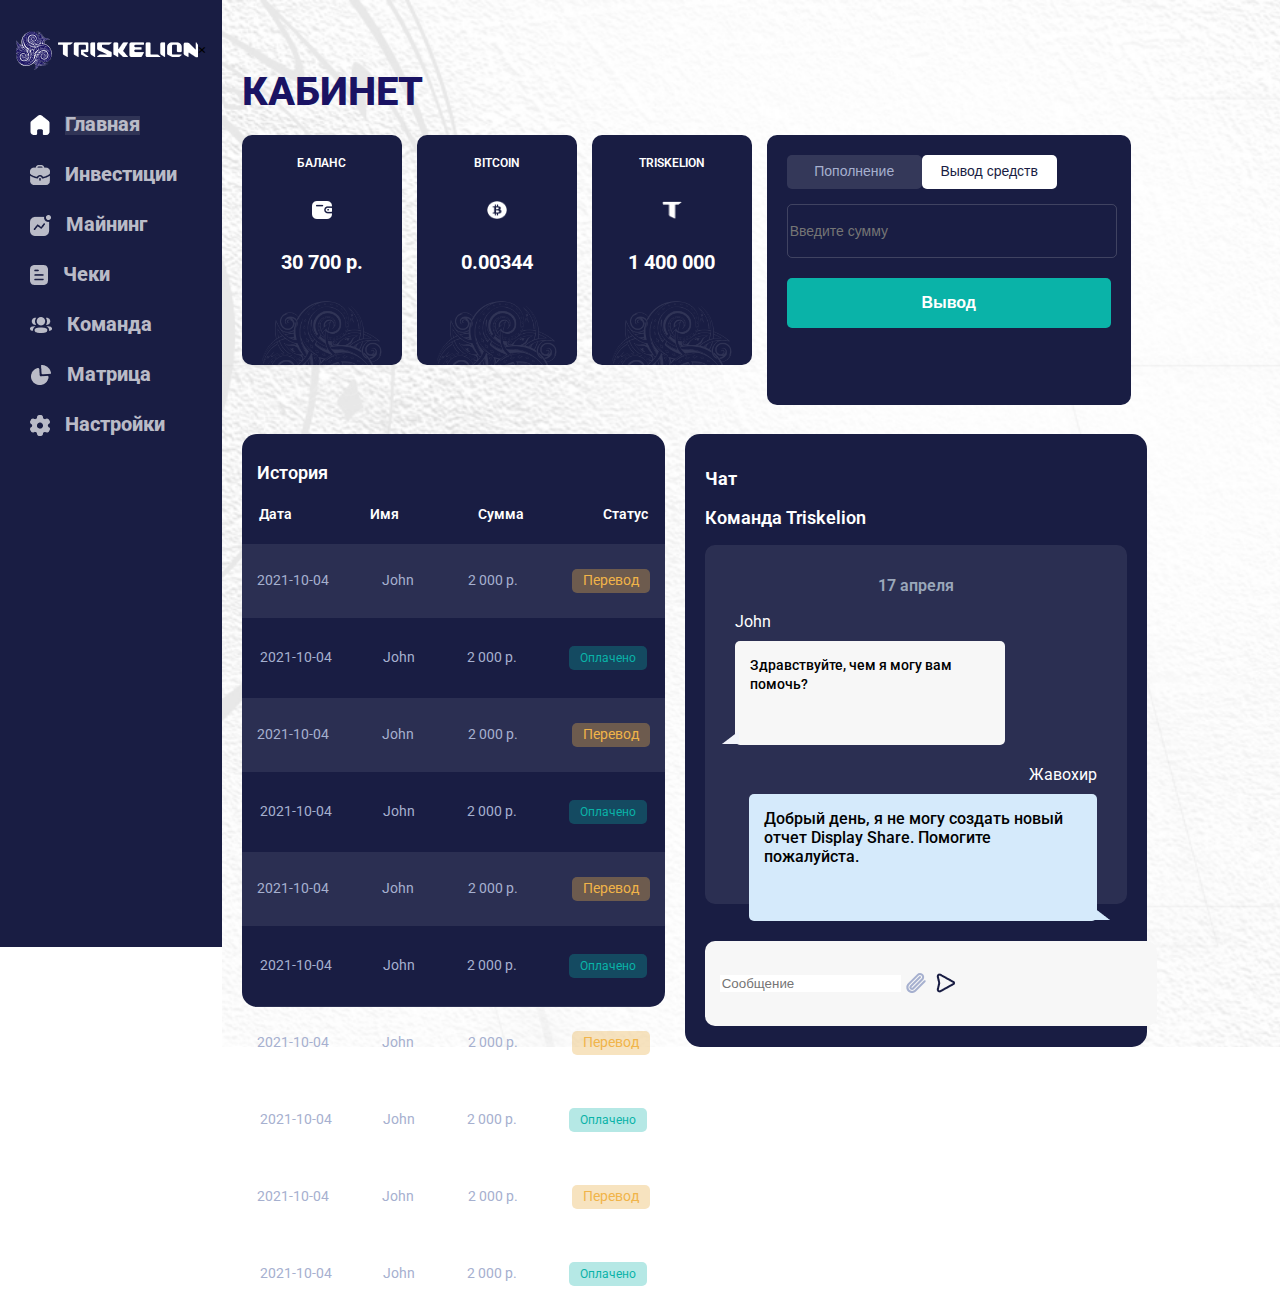
<file: index.html>
<!DOCTYPE html>
<html lang="en">
<head>
    <meta charset="UTF-8">
    <meta http-equiv="X-UA-Compatible" content="IE=edge">
    <meta name="viewport" content="width=device-width, initial-scale=1.0">
    <title>Document</title>

    <link rel="stylesheet" href="./accets/css/container-cobine.css">
    <link rel="stylesheet" href="./accets/css/panel-index.css">
    <link rel="stylesheet" href="./accets/css/global.css">
    <link rel="stylesheet" href="./accets/css/mobile/mobile-cobine.css">


    <link href="https://cdn.jsdelivr.net/npm/bootstrap@5.1.3/dist/css/bootstrap.min.css" rel="stylesheet" integrity="sha384-1BmE4kWBq78iYhFldvKuhfTAU6auU8tT94WrHftjDbrCEXSU1oBoqyl2QvZ6jIW3" crossorigin="anonymous">
</head>
<body>
    
    <div class="wrapper-mobile">

        <div id="menu-6"  class="pannel">

                <div class="pannel__logo">
                    <img src="./accets/image/Logo-index.png" alt="">
                    <span onclick="closeMenu_6()">×</span>
                </div>
                <div class="pannel__nav">
                    <div class="pannel__navigation">
                        <div class="pannel__img">
                            <img src="./accets/image/menu-icons/Home_2.png" alt="">
                        </div>
                        <div id="selected" class="pannel__text">
                            <a href="./index.html">Главная</a>
                        </div>
                    </div>
                    <div class="pannel__navigation">
                        <div class="pannel__img">
                            <img src="./accets/image/menu-icons/Work_1.png" alt="">
                        </div>
                        <div class="pannel__text">
                            <a href="./invis.html">Инвестиции</a>
                        </div>
                    </div>
                    <div class="pannel__navigation">
                        <div class="pannel__img">
                            <img src="./accets/image/menu-icons/Activity_1.png" alt="">
                        </div>
                        <div class="pannel__text">
                            <a href="./mayni.html">Майнинг</a>
                        </div>
                    </div>
                    <div class="pannel__navigation">
                        <div class="pannel__img">
                            <img src="./accets/image/menu-icons/Document_1.png" alt="">
                        </div>
                        <div class="pannel__text">
                            <a href="./check.html">Чеки</a>
                        </div>
                    </div>
                    <div class="pannel__navigation">
                        <div class="pannel__img">
                            <img src="./accets/image/menu-icons/User_1.png" alt="">
                        </div>
                        <div class="pannel__text">
                            <a href="./comand.html">Команда</a>
                        </div>
                    </div>
                    <div class="pannel__navigation">
                        <div class="pannel__img">
                            <img src="./accets/image/menu-icons/Graph_1.png" alt="">
                        </div>
                        <div class="pannel__text">
                            <a href="./matr.html">Матрица</a>
                        </div>
                    </div>
                    <div class="pannel__navigation">
                        <div class="pannel__img">
                            <img src="./accets/image/menu-icons/Setting_1.png" alt="">
                        </div>
                        <div class="pannel__text">
                            <a href="./setting.html">Настройки</a>
                        </div>
                    </div>
    
                </div>
            
        </div>

        <header class="header">
            <div class="header__body">
                <div class="header__logo">
                    <img src="./accets/image/Logo-index.png" alt="">
                </div>
                <div onclick="openMenu_6()" class="header__menu">
                    <span>☰</span>
                </div>
            </div>
            
        </header>

        <div class="main">
            <div class="main__body">
                <div class="main__title">
                    <h1>КАБИНЕТ</h1>
                </div>
                <div class="main__box">
                    <div class="main__top">
                        <div class="main__changes">
                            <div class="main__change">
                                <div class="main__text">
                                    <span>БАЛАНС</span>
                                    <img src="./accets/image/index/Wallet_2.png" alt="">
                                    <p>30 700 р.</p>
                                    <div class="main__bg">
                                        <img src="./accets/image/index/index-background.png" alt="">
                                    </div>
                                </div>
                                
                            </div>

                            <div class="main__change">
                                <div class="main__text">
                                    <span>BITCOIN</span>
                                    <img src="./accets/image/index/1200px-Font_Awesome_5_brands_bitcoin 1.png" alt="">
                                    <p>0.00344</p>
                                    <div class="main__bg">
                                        <img src="./accets/image/index/index-background.png" alt="">
                                    </div>
                                </div>
                                
                            </div>

                            <div class="main__change">
                                <div class="main__text">
                                    <span>TRISKELION</span>
                                    <img src="./accets/image/index/t.png" alt="">
                                    <p>1 400 000</p>
                                    <div class="main__bg">
                                        <img src="./accets/image/index/index-background.png" alt="">
                                    </div>
                                </div>
                                
                            </div>

                            <div class="main__form">
                                <div class="main__title">
                                    <button type="submit" id="disable" class="btn btn-primary mb-2">Пополнение</button>
                                    <button type="submit" id="enable" class="btn btn-primary mb-2">Вывод средств</button>
                                </div>
                                <form>
                                    <input type="text" class="form-control" id="exampleInputCode1" placeholder="Введите сумму">
                                    <button type="submit" class="btn btn-primary mb-2">Вывод</button>


                                </form>
                            </div>
                        </div>
 
                    </div>
                    <div class="main__bottom">
                        <div class="main__left">
                            <h1>История</h1>
                            <div class="main__content">
                                <div class="main__title">
                                    <span>Дата</span>
                                    <span>Имя</span>
                                    <span>Сумма</span>
                                    <span>Статус</span>
                                </div>
                                <div class="main__form">
                                    <div id="splesh" class="main__row">
                                        <span>2021-10-04</span>
                                        <span>John</span>
                                        <span>2 000 р.</span>
                                        <div class="main__status" id="send">
                                            <span class="spa">Перевод</span>
                                        </div>
                                    </div>
                                    <div class="main__row">
                                        <span>2021-10-04</span>
                                        <span>John</span>
                                        <span>2 000 р.</span>
                                        <div class="main__status"  id="progress">
                                            <span>Оплачено</span>
                                        </div>
                                    </div>
                                    <div id="splesh" class="main__row">
                                        <span>2021-10-04</span>
                                        <span>John</span>
                                        <span>2 000 р.</span>
                                        <div class="main__status" id="send">
                                            <span class="spa">Перевод</span>
                                        </div>
                                    </div>
                                    <div class="main__row">
                                        <span>2021-10-04</span>
                                        <span>John</span>
                                        <span>2 000 р.</span>
                                        <div class="main__status"  id="progress">
                                            <span>Оплачено</span>
                                        </div>
                                    </div>
                                    <div id="splesh" class="main__row">
                                        <span>2021-10-04</span>
                                        <span>John</span>
                                        <span>2 000 р.</span>
                                        <div class="main__status" id="send">
                                            <span class="spa">Перевод</span>
                                        </div>
                                    </div>
                                    <div class="main__row">
                                        <span>2021-10-04</span>
                                        <span>John</span>
                                        <span>2 000 р.</span>
                                        <div class="main__status"  id="progress">
                                            <span>Оплачено</span>
                                        </div>
                                    </div>
                                    <div id="splesh" class="main__row">
                                        <span>2021-10-04</span>
                                        <span>John</span>
                                        <span>2 000 р.</span>
                                        <div class="main__status" id="send">
                                            <span class="spa">Перевод</span>
                                        </div>
                                    </div>
                                    <div class="main__row">
                                        <span>2021-10-04</span>
                                        <span>John</span>
                                        <span>2 000 р.</span>
                                        <div class="main__status"  id="progress">
                                            <span>Оплачено</span>
                                        </div>
                                    </div>
                                    <div id="splesh" class="main__row">
                                        <span>2021-10-04</span>
                                        <span>John</span>
                                        <span>2 000 р.</span>
                                        <div class="main__status" id="send">
                                            <span class="spa">Перевод</span>
                                        </div>
                                    </div>
                                    <div class="main__row">
                                        <span>2021-10-04</span>
                                        <span>John</span>
                                        <span>2 000 р.</span>
                                        <div class="main__status"  id="progress">
                                            <span>Оплачено</span>
                                        </div>
                                    </div>

                                </div>
                            </div>
                        </div>
                        <div class="main__right">
                            <h1>Чат</h1>
                            <div class="main__chat">
                                <h1>Команда Triskelion</h1>
                                <div class="main__container">
                                    <div class="main__live">

                                        <div class="main__input">
                                            <div class="main__title">
                                                <h1>17 апреля</h1>
                                            </div>
                                            <div class="main__sendUser">
                                                <div class="name">
                                                    <span>John</span>
                                                </div>
                                                <div class="message">
                                                    <div class="tree-bg">
                                                        <img src="./accets/image/index/left-block.png" alt="">
                                                    </div>  
                                                    <span>Здравствуйте, чем я могу вам помочь?</span>           
                                                </div>

                                            </div>
                                            <div class="main__sendDer">
                                                <div class="name">
                                                    <span>Жавохир</span>
                                                </div>
                                                <div class="message">
                                                    <div class="tree-bg">
                                                        <img src="./accets/image/index/right.png" alt="">
                                                    </div>  
                                                    <span id="textDS">Добрый день, я не могу создать 
                                                        новый отчет Display Share. Помогите
                                                        пожалуйста.</span>           
                                                </div>

                                            </div>
                                            
                                        </div>
                                    </div>
                                    <div class="main__send">
                                        <input maxlength="85" type="text" class="form-control" id="exampleInputSendMessage1" placeholder="Сообщение">

                                        <div class="main__buttons">
                                            <img src="./accets/image/index/paperclip.png" alt="">
                                            <img onclick="pasteText()" src="./accets/image/index/streel.png" alt="">
                                        </div>
                                    </div>
                                </div>
                            </div>
                        </div>
                    </div>
                </div>

            </div>
        </div>

        <footer class="footer">
            <span>2022 © Triskelion</span>
        </footer>

    </div>
    
    <div class="wrpaper">

        <div style="height: 947px;" id="closeElement" class="pannel">

            <div class="pannel__logo">
                <img src="./accets/image/Logo-index.png" alt="">
                <span onclick="closeMenu()">×</span>
            </div>
            <div class="pannel__nav">
                <div class="pannel__navigation">
                    <div class="pannel__img">
                        <img src="./accets/image/menu-icons/Home_2.png" alt="">
                    </div>
                    <div id="selected" class="pannel__text">
                        <a href="./index.html">Главная</a>
                    </div>
                </div>
                <div class="pannel__navigation">
                    <div class="pannel__img">
                        <img src="./accets/image/menu-icons/Work_1.png" alt="">
                    </div>
                    <div class="pannel__text">
                        <a href="./invis.html">Инвестиции</a>
                    </div>
                </div>
                <div class="pannel__navigation">
                    <div class="pannel__img">
                        <img src="./accets/image/menu-icons/Activity_1.png" alt="">
                    </div>
                    <div class="pannel__text">
                        <a href="./mayni.html">Майнинг</a>
                    </div>
                </div>
                <div class="pannel__navigation">
                    <div class="pannel__img">
                        <img src="./accets/image/menu-icons/Document_1.png" alt="">
                    </div>
                    <div class="pannel__text">
                        <a href="./check.html">Чеки</a>
                    </div>
                </div>
                <div class="pannel__navigation">
                    <div class="pannel__img">
                        <img src="./accets/image/menu-icons/User_1.png" alt="">
                    </div>
                    <div class="pannel__text">
                        <a href="./comand.html">Команда</a>
                    </div>
                </div>
                <div class="pannel__navigation">
                    <div class="pannel__img">
                        <img src="./accets/image/menu-icons/Graph_1.png" alt="">
                    </div>
                    <div class="pannel__text">
                        <a href="./matr.html">Матрица</a>
                    </div>
                </div>
                <div class="pannel__navigation">
                    <div class="pannel__img">
                        <img src="./accets/image/menu-icons/Setting_1.png" alt="">
                    </div>
                    <div class="pannel__text">
                        <a href="./setting.html">Настройки</a>
                    </div>
                </div>

            </div>
        </div>

        <div class="main">
            <div class="main__body">
                <div class="main__title">
                    <h1>КАБИНЕТ</h1>
                </div>
                <div class="main__box">
                    <div class="main__top">
                        <div class="main__changes">
                            <div class="main__change">
                                <div class="main__text">
                                    <span>БАЛАНС</span>
                                    <img src="./accets/image/index/Wallet_2.png" alt="">
                                    <p>30 700 р.</p>
                                    <div class="main__bg">
                                        <img src="./accets/image/index/index-background.png" alt="">
                                    </div>
                                </div>
                                
                            </div>

                            <div class="main__change">
                                <div class="main__text">
                                    <span>BITCOIN</span>
                                    <img src="./accets/image/index/1200px-Font_Awesome_5_brands_bitcoin 1.png" alt="">
                                    <p>0.00344</p>
                                    <div class="main__bg">
                                        <img src="./accets/image/index/index-background.png" alt="">
                                    </div>
                                </div>
                                
                            </div>

                            <div class="main__change">
                                <div class="main__text">
                                    <span>TRISKELION</span>
                                    <img src="./accets/image/index/t.png" alt="">
                                    <p>1 400 000</p>
                                    <div class="main__bg">
                                        <img src="./accets/image/index/index-background.png" alt="">
                                    </div>
                                </div>
                                
                            </div>

                            <div class="main__form">
                                <div class="main__title">
                                    <button type="submit" id="disable" class="btn btn-primary mb-2">Пополнение</button>
                                    <button type="submit" id="enable" class="btn btn-primary mb-2">Вывод средств</button>
                                </div>
                                <form>
                                    <input type="text" class="form-control" id="exampleInputCode1" placeholder="Введите сумму">
                                    <button type="submit" class="btn btn-primary mb-2">Вывод</button>


                                </form>
                            </div>
                        </div>
 
                    </div>
                    <div class="main__bottom">
                        <div class="main__left">
                            <h1>История</h1>
                            <div class="main__content">
                                <div class="main__title">
                                    <span>Дата</span>
                                    <span>Имя</span>
                                    <span>Сумма</span>
                                    <span>Статус</span>
                                </div>
                                <div class="main__form">
                                    <div id="splesh" class="main__row">
                                        <span>2021-10-04</span>
                                        <span>John</span>
                                        <span>2 000 р.</span>
                                        <div class="main__status" id="send">
                                            <span class="spa">Перевод</span>
                                        </div>
                                    </div>
                                    <div class="main__row">
                                        <span>2021-10-04</span>
                                        <span>John</span>
                                        <span>2 000 р.</span>
                                        <div class="main__status"  id="progress">
                                            <span>Оплачено</span>
                                        </div>
                                    </div>
                                    <div id="splesh" class="main__row">
                                        <span>2021-10-04</span>
                                        <span>John</span>
                                        <span>2 000 р.</span>
                                        <div class="main__status" id="send">
                                            <span class="spa">Перевод</span>
                                        </div>
                                    </div>
                                    <div class="main__row">
                                        <span>2021-10-04</span>
                                        <span>John</span>
                                        <span>2 000 р.</span>
                                        <div class="main__status"  id="progress">
                                            <span>Оплачено</span>
                                        </div>
                                    </div>
                                    <div id="splesh" class="main__row">
                                        <span>2021-10-04</span>
                                        <span>John</span>
                                        <span>2 000 р.</span>
                                        <div class="main__status" id="send">
                                            <span class="spa">Перевод</span>
                                        </div>
                                    </div>
                                    <div class="main__row">
                                        <span>2021-10-04</span>
                                        <span>John</span>
                                        <span>2 000 р.</span>
                                        <div class="main__status"  id="progress">
                                            <span>Оплачено</span>
                                        </div>
                                    </div>
                                    <div id="splesh" class="main__row">
                                        <span>2021-10-04</span>
                                        <span>John</span>
                                        <span>2 000 р.</span>
                                        <div class="main__status" id="send">
                                            <span class="spa">Перевод</span>
                                        </div>
                                    </div>
                                    <div class="main__row">
                                        <span>2021-10-04</span>
                                        <span>John</span>
                                        <span>2 000 р.</span>
                                        <div class="main__status"  id="progress">
                                            <span>Оплачено</span>
                                        </div>
                                    </div>
                                    <div id="splesh" class="main__row">
                                        <span>2021-10-04</span>
                                        <span>John</span>
                                        <span>2 000 р.</span>
                                        <div class="main__status" id="send">
                                            <span class="spa">Перевод</span>
                                        </div>
                                    </div>
                                    <div class="main__row">
                                        <span>2021-10-04</span>
                                        <span>John</span>
                                        <span>2 000 р.</span>
                                        <div class="main__status"  id="progress">
                                            <span>Оплачено</span>
                                        </div>
                                    </div>

                                </div>
                            </div>
                        </div>
                        <div class="main__right">
                            <h1>Чат</h1>
                            <div class="main__chat">
                                <h1>Команда Triskelion</h1>
                                <div class="main__container">
                                    <div class="main__live">

                                        <div class="main__input">
                                            <div class="main__title">
                                                <h1>17 апреля</h1>
                                            </div>
                                            <div class="main__sendUser">
                                                <div class="name">
                                                    <span>John</span>
                                                </div>
                                                <div class="message">
                                                    <div class="tree-bg">
                                                        <img src="./accets/image/index/left-block.png" alt="">
                                                    </div>  
                                                    <span>Здравствуйте, чем я могу вам помочь?</span>           
                                                </div>

                                            </div>
                                            <div class="main__sendDer">
                                                <div class="name">
                                                    <span>Жавохир</span>
                                                </div>
                                                <div class="message">
                                                    <div class="tree-bg">
                                                        <img src="./accets/image/index/right.png" alt="">
                                                    </div>  
                                                    <span id="textDS">Добрый день, я не могу создать 
                                                        новый отчет Display Share. Помогите
                                                        пожалуйста.</span>           
                                                </div>

                                            </div>
                                            
                                        </div>
                                    </div>
                                    <div class="main__send">
                                        <input maxlength="85" type="text" class="form-control" id="exampleInputSendMessage1" placeholder="Сообщение">

                                        <div class="main__buttons">
                                            <img src="./accets/image/index/paperclip.png" alt="">
                                            <img onclick="pasteText()" src="./accets/image/index/streel.png" alt="">
                                        </div>
                                    </div>
                                </div>
                            </div>
                        </div>
                    </div>
                </div>

            </div>
        </div>

        
    </div>
    <script src="./accets/js/main.js"></script>
    <script src="https://cdn.jsdelivr.net/npm/bootstrap@5.1.3/dist/js/bootstrap.bundle.min.js" integrity="sha384-ka7Sk0Gln4gmtz2MlQnikT1wXgYsOg+OMhuP+IlRH9sENBO0LRn5q+8nbTov4+1p" crossorigin="anonymous"></script>
</body>
</html>
</file>
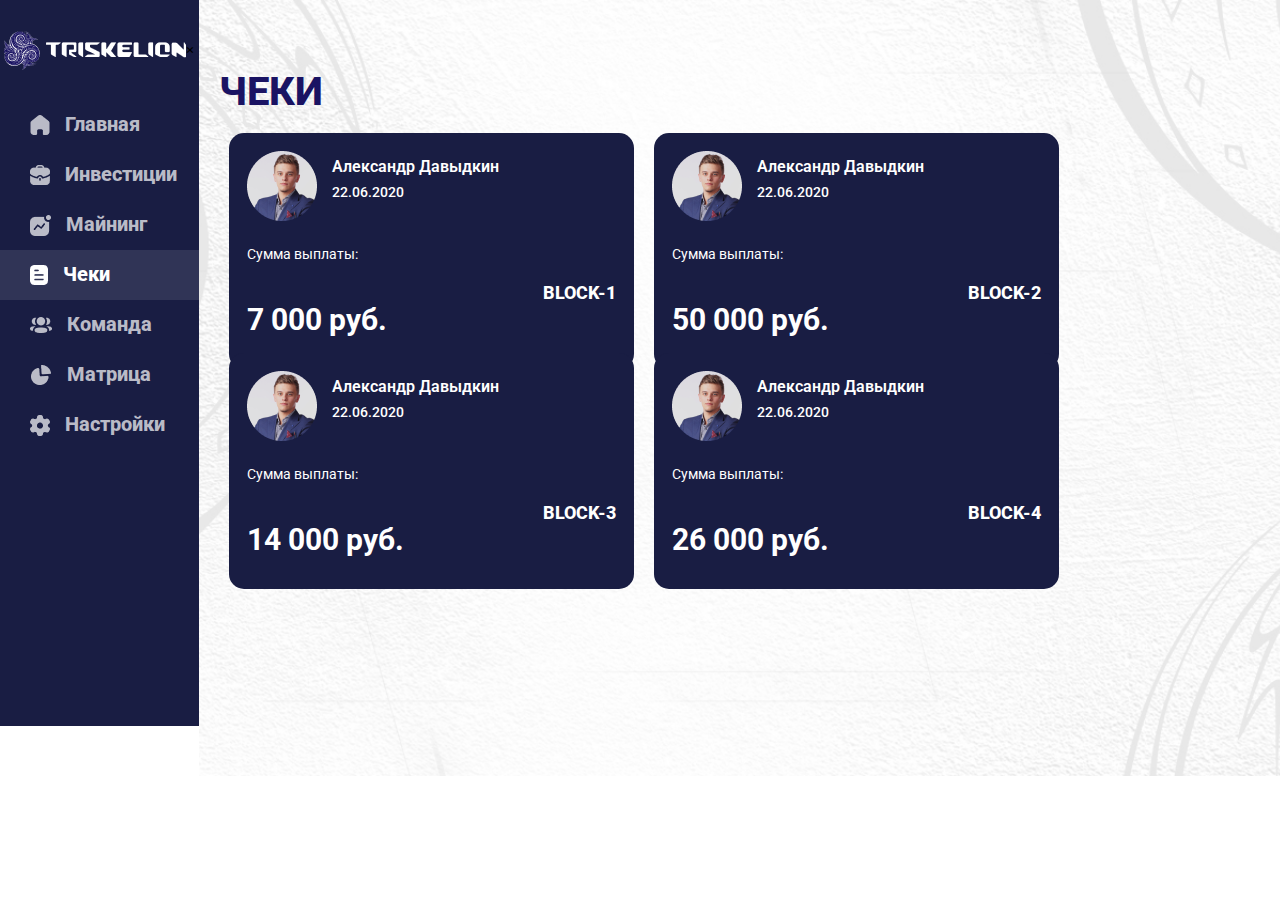
<file: check.html>
<!DOCTYPE html>
<html lang="en">
<head>
    <meta charset="UTF-8">
    <meta http-equiv="X-UA-Compatible" content="IE=edge">
    <meta name="viewport" content="width=device-width, initial-scale=1.0">
    <title>Document</title>

    <link rel="stylesheet" href="./accets/css/container-index.css">
    <link rel="stylesheet" href="./accets/css/panel-index.css">
    <link rel="stylesheet" href="./accets/css/global.css">
    <link rel="stylesheet" href="./accets/css/mobile/mobile-check.css">


    <link href="https://cdn.jsdelivr.net/npm/bootstrap@5.1.3/dist/css/bootstrap.min.css" rel="stylesheet" integrity="sha384-1BmE4kWBq78iYhFldvKuhfTAU6auU8tT94WrHftjDbrCEXSU1oBoqyl2QvZ6jIW3" crossorigin="anonymous">
</head>
<body>
    
    <div class="wrapper-mobile">

        <div id="menu-1"  class="pannel">

                <div class="pannel__logo">
                    <img src="./accets/image/Logo-index.png" alt="">
                    <span onclick="closeMenu()">×</span>
                </div>
                <div class="pannel__nav">
                    <div class="pannel__navigation">
                        <div class="pannel__img">
                            <img src="./accets/image/menu-icons/Home_1.png" alt="">
                        </div>
                        <div class="pannel__text">
                            <a href="./index.html">Главная</a>
                        </div>
                    </div>
                    <div class="pannel__navigation">
                        <div class="pannel__img">
                            <img src="./accets/image/menu-icons/Work_1.png" alt="">
                        </div>
                        <div class="pannel__text">
                            <a href="./invis.html">Инвестиции</a>
                        </div>
                    </div>
                    <div class="pannel__navigation">
                        <div class="pannel__img">
                            <img src="./accets/image/menu-icons/Activity_1.png" alt="">
                        </div>
                        <div class="pannel__text">
                            <a href="./mayni.html">Майнинг</a>
                        </div>
                    </div>
                    <div id="selected" class="pannel__navigation">
                        <div class="pannel__img">
                            <img src="./accets/image/menu-icons/Document_2.png" alt="">
                        </div>
                        <div class="pannel__text">
                            <a href="./check.html">Чеки</a>
                        </div>
                    </div>
                    <div class="pannel__navigation">
                        <div class="pannel__img">
                            <img src="./accets/image/menu-icons/User_1.png" alt="">
                        </div>
                        <div class="pannel__text">
                            <a href="./comand.html">Команда</a>
                        </div>
                    </div>
                    <div class="pannel__navigation">
                        <div class="pannel__img">
                            <img src="./accets/image/menu-icons/Graph_1.png" alt="">
                        </div>
                        <div class="pannel__text">
                            <a href="./matr.html">Матрица</a>
                        </div>
                    </div>
                    <div class="pannel__navigation">
                        <div class="pannel__img">
                            <img src="./accets/image/menu-icons/Setting_1.png" alt="">
                        </div>
                        <div class="pannel__text">
                            <a href="./setting.html">Настройки</a>
                        </div>
                    </div>
    
                </div>
            
        </div>

        <header class="header">
            <div class="header__body">
                <div class="header__logo">
                    <img src="./accets/image/Logo-index.png" alt="">
                </div>
                <div onclick="openMenu()" class="header__menu">
                    <span>☰</span>
                </div>
            </div>
            
        </header>
        <div class="main">
            <div class="main__body">
                <div class="main__title">
                    <h1>ЧЕКИ</h1>
                </div>
                <div class="main__box">
                    <div class="main__cart">

                        <div class="main__header">
                            <div class="main__logo">
                                <img src="./accets/image/cart-person.png" alt="">
                            </div>
                            <div class="main__info">
                                <p>Александр Давыдкин</p>
                                <span>22.06.2020</span>
                            </div>
                        </div>
                        <div class="main__bottom">
                            <div class="main__sell">
                                <span>Сумма выплаты:</span>
                                <p>7 000 руб.</p>
                            </div>
                            <div class="main__block">
                                <span>BLOCK-1</span>
                            </div>
                        </div>
                    </div>
                    <div class="main__cart">

                        <div class="main__header">
                            <div class="main__logo">
                                <img src="./accets/image/cart-person.png" alt="">
                            </div>
                            <div class="main__info">
                                <p>Александр Давыдкин</p>
                                <span>22.06.2020</span>
                            </div>
                        </div>
                        <div class="main__bottom">
                            <div class="main__sell">
                                <span>Сумма выплаты:</span>
                                <p>50 000 руб.</p>
                            </div>
                            <div class="main__block">
                                <span>BLOCK-2</span>
                            </div>
                        </div>
                    </div>
                </div>
                <div class="main__box">
                    <div class="main__cart">

                        <div class="main__header">
                            <div class="main__logo">
                                <img src="./accets/image/cart-person.png" alt="">
                            </div>
                            <div class="main__info">
                                <p>Александр Давыдкин</p>
                                <span>22.06.2020</span>
                            </div>
                        </div>
                        <div class="main__bottom">
                            <div class="main__sell">
                                <span>Сумма выплаты:</span>
                                <p>14 000 руб.</p>
                            </div>
                            <div class="main__block">
                                <span>BLOCK-3</span>
                            </div>
                        </div>
                    </div>
                    <div class="main__cart">

                        <div class="main__header">
                            <div class="main__logo">
                                <img src="./accets/image/cart-person.png" alt="">
                            </div>
                            <div class="main__info">
                                <p>Александр Давыдкин</p>
                                <span>22.06.2020</span>
                            </div>
                        </div>
                        <div class="main__bottom">
                            <div class="main__sell">
                                <span>Сумма выплаты:</span>
                                <p>26 000 руб.</p>
                            </div>
                            <div class="main__block">
                                <span>BLOCK-4</span>
                            </div>
                        </div>
                    </div>
                </div>
            </div>
        </div>
        <footer class="footer">
            <span>2022 © Triskelion</span>        
        </footer>

    </div>
    
    <div class="wrpaper">

        <div class="pannel">

            <div class="pannel__logo">
                <img src="./accets/image/Logo-index.png" alt="">
                <span onclick="closeMenu()">×</span>
            </div>
            <div class="pannel__nav">
                <div class="pannel__navigation">
                    <div class="pannel__img">
                        <img src="./accets/image/menu-icons/Home_1.png" alt="">
                    </div>
                    <div class="pannel__text">
                        <a href="./index.html">Главная</a>
                    </div>
                </div>
                <div class="pannel__navigation">
                    <div class="pannel__img">
                        <img src="./accets/image/menu-icons/Work_1.png" alt="">
                    </div>
                    <div class="pannel__text">
                        <a href="./invis.html">Инвестиции</a>
                    </div>
                </div>
                <div class="pannel__navigation">
                    <div class="pannel__img">
                        <img src="./accets/image/menu-icons/Activity_1.png" alt="">
                    </div>
                    <div class="pannel__text">
                        <a href="./mayni.html">Майнинг</a>
                    </div>
                </div>
                <div id="selected" class="pannel__navigation">
                    <div class="pannel__img">
                        <img src="./accets/image/menu-icons/Document_2.png" alt="">
                    </div>
                    <div class="pannel__text">
                        <a href="./check.html">Чеки</a>
                    </div>
                </div>
                <div class="pannel__navigation">
                    <div class="pannel__img">
                        <img src="./accets/image/menu-icons/User_1.png" alt="">
                    </div>
                    <div class="pannel__text">
                        <a href="./comand.html">Команда</a>
                    </div>
                </div>
                <div class="pannel__navigation">
                    <div class="pannel__img">
                        <img src="./accets/image/menu-icons/Graph_1.png" alt="">
                    </div>
                    <div class="pannel__text">
                        <a href="./matr.html">Матрица</a>
                    </div>
                </div>
                <div class="pannel__navigation">
                    <div class="pannel__img">
                        <img src="./accets/image/menu-icons/Setting_1.png" alt="">
                    </div>
                    <div class="pannel__text">
                        <a href="./setting.html">Настройки</a>
                    </div>
                </div>

            </div>
        </div>

        <div class="main">
            <div class="main__body">
                <div class="main__title">
                    <h1>ЧЕКИ</h1>
                </div>
                <div class="main__box">
                    <div class="main__cart">

                        <div class="main__header">
                            <div class="main__logo">
                                <img src="./accets/image/cart-person.png" alt="">
                            </div>
                            <div class="main__info">
                                <p>Александр Давыдкин</p>
                                <span>22.06.2020</span>
                            </div>
                        </div>
                        <div class="main__bottom">
                            <div class="main__sell">
                                <span>Сумма выплаты:</span>
                                <p>7 000 руб.</p>
                            </div>
                            <div class="main__block">
                                <span>BLOCK-1</span>
                            </div>
                        </div>
                    </div>
                    <div class="main__cart">

                        <div class="main__header">
                            <div class="main__logo">
                                <img src="./accets/image/cart-person.png" alt="">
                            </div>
                            <div class="main__info">
                                <p>Александр Давыдкин</p>
                                <span>22.06.2020</span>
                            </div>
                        </div>
                        <div class="main__bottom">
                            <div class="main__sell">
                                <span>Сумма выплаты:</span>
                                <p>50 000 руб.</p>
                            </div>
                            <div class="main__block">
                                <span>BLOCK-2</span>
                            </div>
                        </div>
                    </div>
                </div>
                <div class="main__box">
                    <div class="main__cart">

                        <div class="main__header">
                            <div class="main__logo">
                                <img src="./accets/image/cart-person.png" alt="">
                            </div>
                            <div class="main__info">
                                <p>Александр Давыдкин</p>
                                <span>22.06.2020</span>
                            </div>
                        </div>
                        <div class="main__bottom">
                            <div class="main__sell">
                                <span>Сумма выплаты:</span>
                                <p>14 000 руб.</p>
                            </div>
                            <div class="main__block">
                                <span>BLOCK-3</span>
                            </div>
                        </div>
                    </div>
                    <div class="main__cart">

                        <div class="main__header">
                            <div class="main__logo">
                                <img src="./accets/image/cart-person.png" alt="">
                            </div>
                            <div class="main__info">
                                <p>Александр Давыдкин</p>
                                <span>22.06.2020</span>
                            </div>
                        </div>
                        <div class="main__bottom">
                            <div class="main__sell">
                                <span>Сумма выплаты:</span>
                                <p>26 000 руб.</p>
                            </div>
                            <div class="main__block">
                                <span>BLOCK-4</span>
                            </div>
                        </div>
                    </div>
                </div>
            </div>
        </div>

        
    </div>
    <script src="./accets/js/main.js"></script>
    <script src="https://cdn.jsdelivr.net/npm/bootstrap@5.1.3/dist/js/bootstrap.bundle.min.js" integrity="sha384-ka7Sk0Gln4gmtz2MlQnikT1wXgYsOg+OMhuP+IlRH9sENBO0LRn5q+8nbTov4+1p" crossorigin="anonymous"></script>
</body>
</html>
</file>
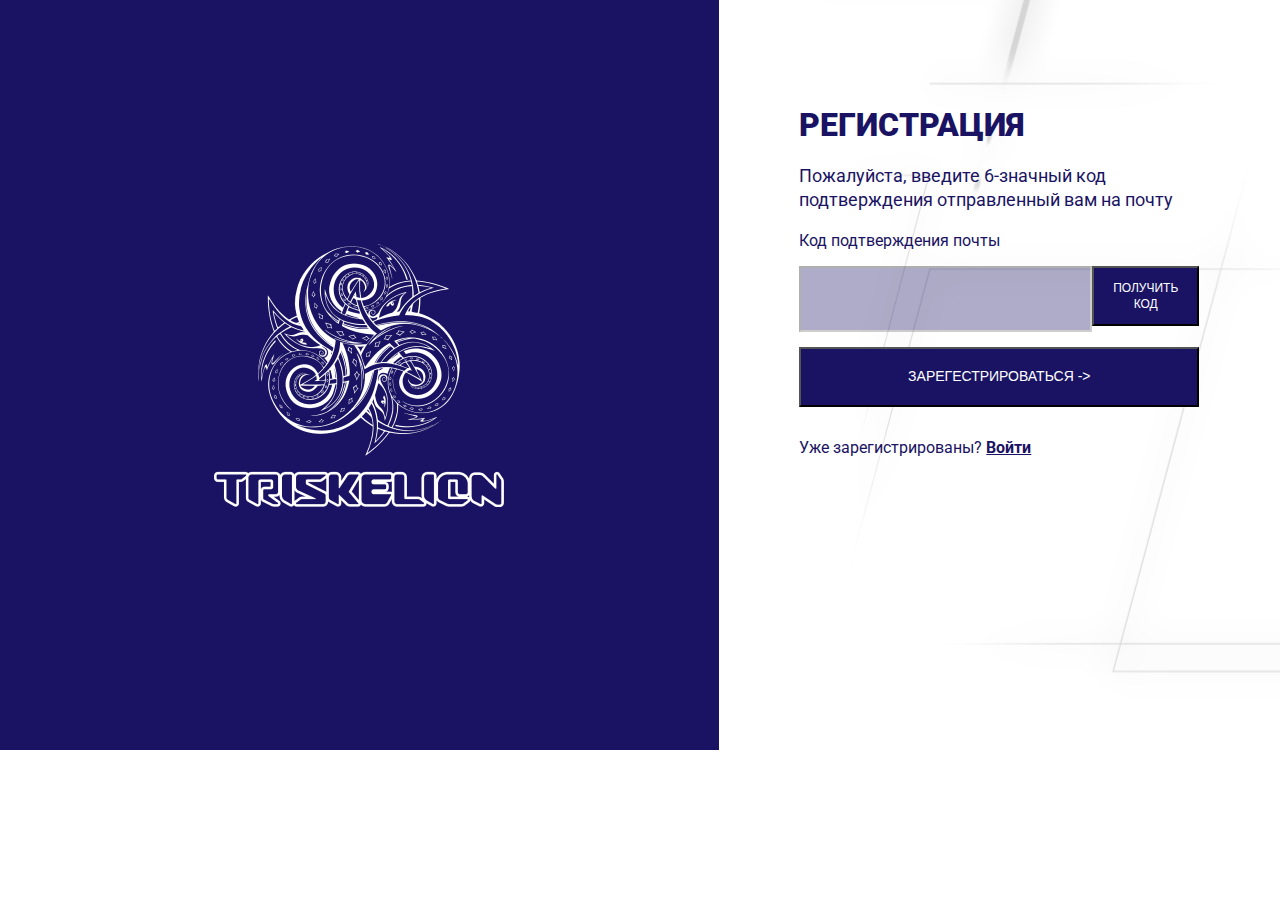
<file: code.html>
<!DOCTYPE html>
<html lang="en">
<head>
    <meta charset="UTF-8">
    <meta http-equiv="X-UA-Compatible" content="IE=edge">
    <meta name="viewport" content="width=device-width, initial-scale=1.0">
    <title>Document</title>

    <link rel="stylesheet" href="./accets/css/container-code.css">
    <link rel="stylesheet" href="./accets/css/panel-login.css">
    <link rel="stylesheet" href="./accets/css/global.css">
    <link rel="stylesheet" href="./accets/css/login-adaptive.css">


    <link href="https://cdn.jsdelivr.net/npm/bootstrap@5.1.3/dist/css/bootstrap.min.css" rel="stylesheet" integrity="sha384-1BmE4kWBq78iYhFldvKuhfTAU6auU8tT94WrHftjDbrCEXSU1oBoqyl2QvZ6jIW3" crossorigin="anonymous">
</head>
<body>

    
    <style>

    </style>
    
    <div class="wrpaper">

        <div class="pannel">
            <img src="./accets/image/Tr Logo 1.png" alt="">
        </div>

        <div class="container">
            <div class="container__body">
                <div class="container__title">
                    <h1>РЕГИСТРАЦИЯ</h1>
                    <p>Пожалуйста, введите 6-значный код <br>
                        подтверждения отправленный вам на почту</p>

                    <span>Код подтверждения почты</span>
                </div>
                <div class="containr__form">
                    <form action="#">
                        <div class="container__code">
                            <input type="text" class="form-control" id="exampleInputEmail1" >
                            <button id="button-code" class="btn btn-primary mb-2">ПОЛУЧИТЬ КОД</button>
                        </div>
                        <button id="button-submit" type="submit" class="btn btn-primary">ЗАРЕГЕСТРИРОВАТЬСЯ -></button>
                        <span>Уже зарегистрированы? <a href="./signup.html">Войти</a></span>
                    </form>
                </div>
                
            </div>
        </div>
    </div>
    <script src="./accets/js/main.js"></script>
    <script src="https://cdn.jsdelivr.net/npm/bootstrap@5.1.3/dist/js/bootstrap.bundle.min.js" integrity="sha384-ka7Sk0Gln4gmtz2MlQnikT1wXgYsOg+OMhuP+IlRH9sENBO0LRn5q+8nbTov4+1p" crossorigin="anonymous"></script>
</body>
</html>
</file>
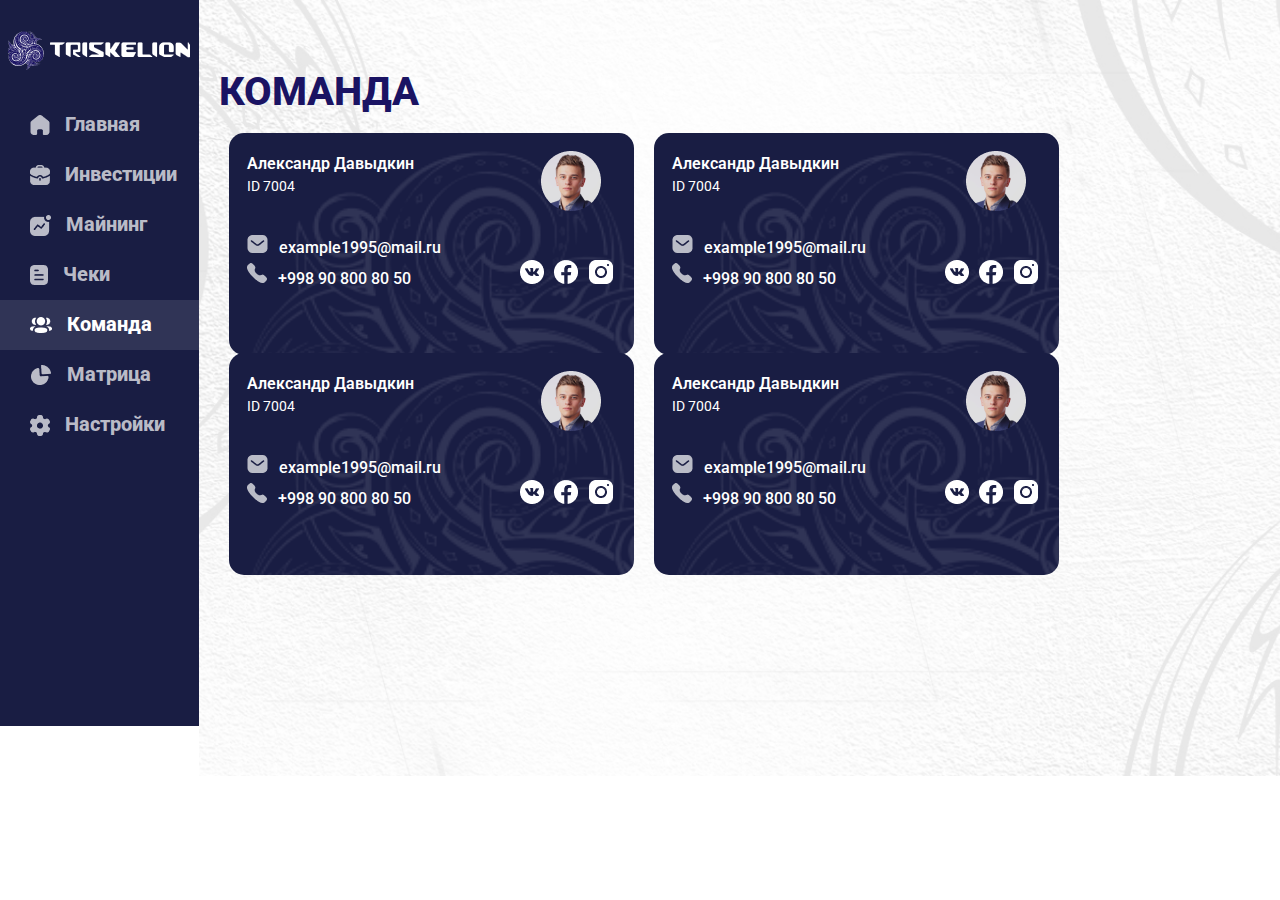
<file: comand.html>
<!DOCTYPE html>
<html lang="en">
<head>
    <meta charset="UTF-8">
    <meta http-equiv="X-UA-Compatible" content="IE=edge">
    <meta name="viewport" content="width=device-width, initial-scale=1.0">
    <title>Document</title>

    <link rel="stylesheet" href="./accets/css/container-comand.css">
    <link rel="stylesheet" href="./accets/css/panel-index.css">
    <link rel="stylesheet" href="./accets/css/global.css">
    <link rel="stylesheet" href="./accets/css/mobile/mobile-comand.css">


    <link href="https://cdn.jsdelivr.net/npm/bootstrap@5.1.3/dist/css/bootstrap.min.css" rel="stylesheet" integrity="sha384-1BmE4kWBq78iYhFldvKuhfTAU6auU8tT94WrHftjDbrCEXSU1oBoqyl2QvZ6jIW3" crossorigin="anonymous">
</head>
<body>

    <div class="wrapper-mobile">

        <div id="menu-2"  class="pannel">

            <div class="pannel__logo">
                <img src="./accets/image/Logo-index.png" alt="">
                <span onclick="closeMenu_2()">×</span>
            </div>
            <div class="pannel__nav">
                <div class="pannel__navigation">
                    <div class="pannel__img">
                        <img src="./accets/image/menu-icons/Home_1.png" alt="">
                    </div>
                    <div class="pannel__text">
                        <a href="./index.html">Главная</a>
                    </div>
                </div>
                <div class="pannel__navigation">
                    <div class="pannel__img">
                        <img src="./accets/image/menu-icons/Work_1.png" alt="">
                    </div>
                    <div class="pannel__text">
                        <a href="./invis.html">Инвестиции</a>
                    </div>
                </div>
                <div class="pannel__navigation">
                    <div class="pannel__img">
                        <img src="./accets/image/menu-icons/Activity_1.png" alt="">
                    </div>
                    <div class="pannel__text">
                        <a href="./mayni.html">Майнинг</a>
                    </div>
                </div>
                <div class="pannel__navigation">
                    <div class="pannel__img">
                        <img src="./accets/image/menu-icons/Document_1.png" alt="">
                    </div>
                    <div class="pannel__text">
                        <a href="./check.html">Чеки</a>
                    </div>
                </div>
                <div id="selected" class="pannel__navigation">
                    <div class="pannel__img">
                        <img src="./accets/image/menu-icons/User_2.png" alt="">
                    </div>
                    <div class="pannel__text">
                        <a href="./comand.html">Команда</a>
                    </div>
                </div>
                <div class="pannel__navigation">
                    <div class="pannel__img">
                        <img src="./accets/image/menu-icons/Graph_1.png" alt="">
                    </div>
                    <div class="pannel__text">
                        <a href="./matr.html">Матрица</a>
                    </div>
                </div>
                <div class="pannel__navigation">
                    <div class="pannel__img">
                        <img src="./accets/image/menu-icons/Setting_1.png" alt="">
                    </div>
                    <div class="pannel__text">
                        <a href="./setting.html">Настройки</a>
                    </div>
                </div>

            </div>
            
        </div>

        <header class="header">
            <div class="header__body">
                <div class="header__logo">
                    <img src="./accets/image/Logo-index.png" alt="">
                </div>
                <div onclick="openMenu_2()" class="header__menu">
                    <span>☰</span>
                </div>
            </div>
            
        </header>

        <div class="main">
            <div class="main__body">
                <div class="main__title">
                    <h1>КОМАНДА</h1>
                </div>
                <div class="main__box">
                    <div class="main__cart">
                        <div class="main__header">
                            <div class="main__info">
                                <p>Александр Давыдкин</p>
                                <span>ID 7004</span>
                            </div>
                            <div class="main__logo">
                                <img src="./accets/image/cart-icon/cart-logo.png" alt="">
                            </div>
                        </div>
                        <div class="main__bottom">
                            <div class="main__sell">
                                <div class="main__mail">
                                    <img src="./accets/image/cart-icon/mail-icon.png" alt="">
                                    <span>example1995@mail.ru</span>

                                </div>
                                <div class="main__tel">
                                    <img src="./accets/image/cart-icon/tel-icon.png" alt="">
                                    <span>+998 90 800 80 50</span>

                                </div>
                            </div>
                            <div class="main__block">
                                <div class="main__icons">
                                    <a href="#"><img src="./accets/image/cart-icon/social-vk.png" alt=""></a>
                                    <a href="#"><img src="./accets/image/cart-icon/social-facebok.png" alt=""></a>
                                    <a href="#"><img src="./accets/image/cart-icon/social-instagram.png" alt=""></a>
                                </div>
                            </div>
                        </div>
                    </div>
                    <div class="main__cart">
                        <div class="main__header">
                            <div class="main__info">
                                <p>Александр Давыдкин</p>
                                <span>ID 7004</span>
                            </div>
                            <div class="main__logo">
                                <img src="./accets/image/cart-icon/cart-logo.png" alt="">
                            </div>
                        </div>
                        <div class="main__bottom">
                            <div class="main__sell">
                                <div class="main__mail">
                                    <img src="./accets/image/cart-icon/mail-icon.png" alt="">
                                    <span>example1995@mail.ru</span>

                                </div>
                                <div class="main__tel">
                                    <img src="./accets/image/cart-icon/tel-icon.png" alt="">
                                    <span>+998 90 800 80 50</span>

                                </div>
                            </div>
                            <div class="main__block">
                                <div class="main__icons">
                                    <a href="#"><img src="./accets/image/cart-icon/social-vk.png" alt=""></a>
                                    <a href="#"><img src="./accets/image/cart-icon/social-facebok.png" alt=""></a>
                                    <a href="#"><img src="./accets/image/cart-icon/social-instagram.png" alt=""></a>
                                </div>
                            </div>
                        </div>
                    </div>
                </div>
                <div class="main__box">
                    <div class="main__cart">
                        <div class="main__header">
                            <div class="main__info">
                                <p>Александр Давыдкин</p>
                                <span>ID 7004</span>
                            </div>
                            <div class="main__logo">
                                <img src="./accets/image/cart-icon/cart-logo.png" alt="">
                            </div>
                        </div>
                        <div class="main__bottom">
                            <div class="main__sell">
                                <div class="main__mail">
                                    <img src="./accets/image/cart-icon/mail-icon.png" alt="">
                                    <span>example1995@mail.ru</span>

                                </div>
                                <div class="main__tel">
                                    <img src="./accets/image/cart-icon/tel-icon.png" alt="">
                                    <span>+998 90 800 80 50</span>

                                </div>
                            </div>
                            <div class="main__block">
                                <div class="main__icons">
                                    <a href="#"><img src="./accets/image/cart-icon/social-vk.png" alt=""></a>
                                    <a href="#"><img src="./accets/image/cart-icon/social-facebok.png" alt=""></a>
                                    <a href="#"><img src="./accets/image/cart-icon/social-instagram.png" alt=""></a>
                                </div>
                            </div>
                        </div>
                    </div>
                    <div class="main__cart">
                        <div class="main__header">
                            <div class="main__info">
                                <p>Александр Давыдкин</p>
                                <span>ID 7004</span>
                            </div>
                            <div class="main__logo">
                                <img src="./accets/image/cart-icon/cart-logo.png" alt="">
                            </div>
                        </div>
                        <div class="main__bottom">
                            <div class="main__sell">
                                <div class="main__mail">
                                    <img src="./accets/image/cart-icon/mail-icon.png" alt="">
                                    <span>example1995@mail.ru</span>

                                </div>
                                <div class="main__tel">
                                    <img src="./accets/image/cart-icon/tel-icon.png" alt="">
                                    <span>+998 90 800 80 50</span>

                                </div>
                            </div>
                            <div class="main__block">
                                <div class="main__icons">
                                    <a href="#"><img src="./accets/image/cart-icon/social-vk.png" alt=""></a>
                                    <a href="#"><img src="./accets/image/cart-icon/social-facebok.png" alt=""></a>
                                    <a href="#"><img src="./accets/image/cart-icon/social-instagram.png" alt=""></a>
                                </div>
                            </div>
                        </div>
                    </div>
                </div>
            </div>
        </div>
        <footer class="footer">
            <span>2022 © Triskelion</span>
        </footer>

    </div>
    
    
    <div class="wrpaper">

        <div class="pannel">

            <div class="pannel__logo">
                <img src="./accets/image/Logo-index.png" alt="">
            </div>
            <div class="pannel__nav">
                <div class="pannel__navigation">
                    <div class="pannel__img">
                        <img src="./accets/image/menu-icons/Home_1.png" alt="">
                    </div>
                    <div class="pannel__text">
                        <a href="./index.html">Главная</a>
                    </div>
                </div>
                <div class="pannel__navigation">
                    <div class="pannel__img">
                        <img src="./accets/image/menu-icons/Work_1.png" alt="">
                    </div>
                    <div class="pannel__text">
                        <a href="./invis.html">Инвестиции</a>
                    </div>
                </div>
                <div class="pannel__navigation">
                    <div class="pannel__img">
                        <img src="./accets/image/menu-icons/Activity_1.png" alt="">
                    </div>
                    <div class="pannel__text">
                        <a href="./mayni.html">Майнинг</a>
                    </div>
                </div>
                <div class="pannel__navigation">
                    <div class="pannel__img">
                        <img src="./accets/image/menu-icons/Document_1.png" alt="">
                    </div>
                    <div class="pannel__text">
                        <a href="./check.html">Чеки</a>
                    </div>
                </div>
                <div id="selected" class="pannel__navigation">
                    <div class="pannel__img">
                        <img src="./accets/image/menu-icons/User_2.png" alt="">
                    </div>
                    <div class="pannel__text">
                        <a href="./comand.html">Команда</a>
                    </div>
                </div>
                <div class="pannel__navigation">
                    <div class="pannel__img">
                        <img src="./accets/image/menu-icons/Graph_1.png" alt="">
                    </div>
                    <div class="pannel__text">
                        <a href="./matr.html">Матрица</a>
                    </div>
                </div>
                <div class="pannel__navigation">
                    <div class="pannel__img">
                        <img src="./accets/image/menu-icons/Setting_1.png" alt="">
                    </div>
                    <div class="pannel__text">
                        <a href="./setting.html">Настройки</a>
                    </div>
                </div>

            </div>
        </div>

        <div class="main">
            <div class="main__body">
                <div class="main__title">
                    <h1>КОМАНДА</h1>
                </div>
                <div class="main__box">
                    <div class="main__cart">
                        <div class="main__header">
                            <div class="main__info">
                                <p>Александр Давыдкин</p>
                                <span>ID 7004</span>
                            </div>
                            <div class="main__logo">
                                <img src="./accets/image/cart-icon/cart-logo.png" alt="">
                            </div>
                        </div>
                        <div class="main__bottom">
                            <div class="main__sell">
                                <div class="main__mail">
                                    <img src="./accets/image/cart-icon/mail-icon.png" alt="">
                                    <span>example1995@mail.ru</span>

                                </div>
                                <div class="main__tel">
                                    <img src="./accets/image/cart-icon/tel-icon.png" alt="">
                                    <span>+998 90 800 80 50</span>

                                </div>
                            </div>
                            <div class="main__block">
                                <div class="main__icons">
                                    <a href="#"><img src="./accets/image/cart-icon/social-vk.png" alt=""></a>
                                    <a href="#"><img src="./accets/image/cart-icon/social-facebok.png" alt=""></a>
                                    <a href="#"><img src="./accets/image/cart-icon/social-instagram.png" alt=""></a>
                                </div>
                            </div>
                        </div>
                    </div>
                    <div class="main__cart">
                        <div class="main__header">
                            <div class="main__info">
                                <p>Александр Давыдкин</p>
                                <span>ID 7004</span>
                            </div>
                            <div class="main__logo">
                                <img src="./accets/image/cart-icon/cart-logo.png" alt="">
                            </div>
                        </div>
                        <div class="main__bottom">
                            <div class="main__sell">
                                <div class="main__mail">
                                    <img src="./accets/image/cart-icon/mail-icon.png" alt="">
                                    <span>example1995@mail.ru</span>

                                </div>
                                <div class="main__tel">
                                    <img src="./accets/image/cart-icon/tel-icon.png" alt="">
                                    <span>+998 90 800 80 50</span>

                                </div>
                            </div>
                            <div class="main__block">
                                <div class="main__icons">
                                    <a href="#"><img src="./accets/image/cart-icon/social-vk.png" alt=""></a>
                                    <a href="#"><img src="./accets/image/cart-icon/social-facebok.png" alt=""></a>
                                    <a href="#"><img src="./accets/image/cart-icon/social-instagram.png" alt=""></a>
                                </div>
                            </div>
                        </div>
                    </div>
                </div>
                <div class="main__box">
                    <div class="main__cart">
                        <div class="main__header">
                            <div class="main__info">
                                <p>Александр Давыдкин</p>
                                <span>ID 7004</span>
                            </div>
                            <div class="main__logo">
                                <img src="./accets/image/cart-icon/cart-logo.png" alt="">
                            </div>
                        </div>
                        <div class="main__bottom">
                            <div class="main__sell">
                                <div class="main__mail">
                                    <img src="./accets/image/cart-icon/mail-icon.png" alt="">
                                    <span>example1995@mail.ru</span>

                                </div>
                                <div class="main__tel">
                                    <img src="./accets/image/cart-icon/tel-icon.png" alt="">
                                    <span>+998 90 800 80 50</span>

                                </div>
                            </div>
                            <div class="main__block">
                                <div class="main__icons">
                                    <a href="#"><img src="./accets/image/cart-icon/social-vk.png" alt=""></a>
                                    <a href="#"><img src="./accets/image/cart-icon/social-facebok.png" alt=""></a>
                                    <a href="#"><img src="./accets/image/cart-icon/social-instagram.png" alt=""></a>
                                </div>
                            </div>
                        </div>
                    </div>
                    <div class="main__cart">
                        <div class="main__header">
                            <div class="main__info">
                                <p>Александр Давыдкин</p>
                                <span>ID 7004</span>
                            </div>
                            <div class="main__logo">
                                <img src="./accets/image/cart-icon/cart-logo.png" alt="">
                            </div>
                        </div>
                        <div class="main__bottom">
                            <div class="main__sell">
                                <div class="main__mail">
                                    <img src="./accets/image/cart-icon/mail-icon.png" alt="">
                                    <span>example1995@mail.ru</span>

                                </div>
                                <div class="main__tel">
                                    <img src="./accets/image/cart-icon/tel-icon.png" alt="">
                                    <span>+998 90 800 80 50</span>

                                </div>
                            </div>
                            <div class="main__block">
                                <div class="main__icons">
                                    <a href="#"><img src="./accets/image/cart-icon/social-vk.png" alt=""></a>
                                    <a href="#"><img src="./accets/image/cart-icon/social-facebok.png" alt=""></a>
                                    <a href="#"><img src="./accets/image/cart-icon/social-instagram.png" alt=""></a>
                                </div>
                            </div>
                        </div>
                    </div>
                </div>
            </div>
        </div>
    </div>

    
    <script src="./accets/js/main.js"></script>
    <script src="https://cdn.jsdelivr.net/npm/bootstrap@5.1.3/dist/js/bootstrap.bundle.min.js" integrity="sha384-ka7Sk0Gln4gmtz2MlQnikT1wXgYsOg+OMhuP+IlRH9sENBO0LRn5q+8nbTov4+1p" crossorigin="anonymous"></script>
</body>
</html>
</file>
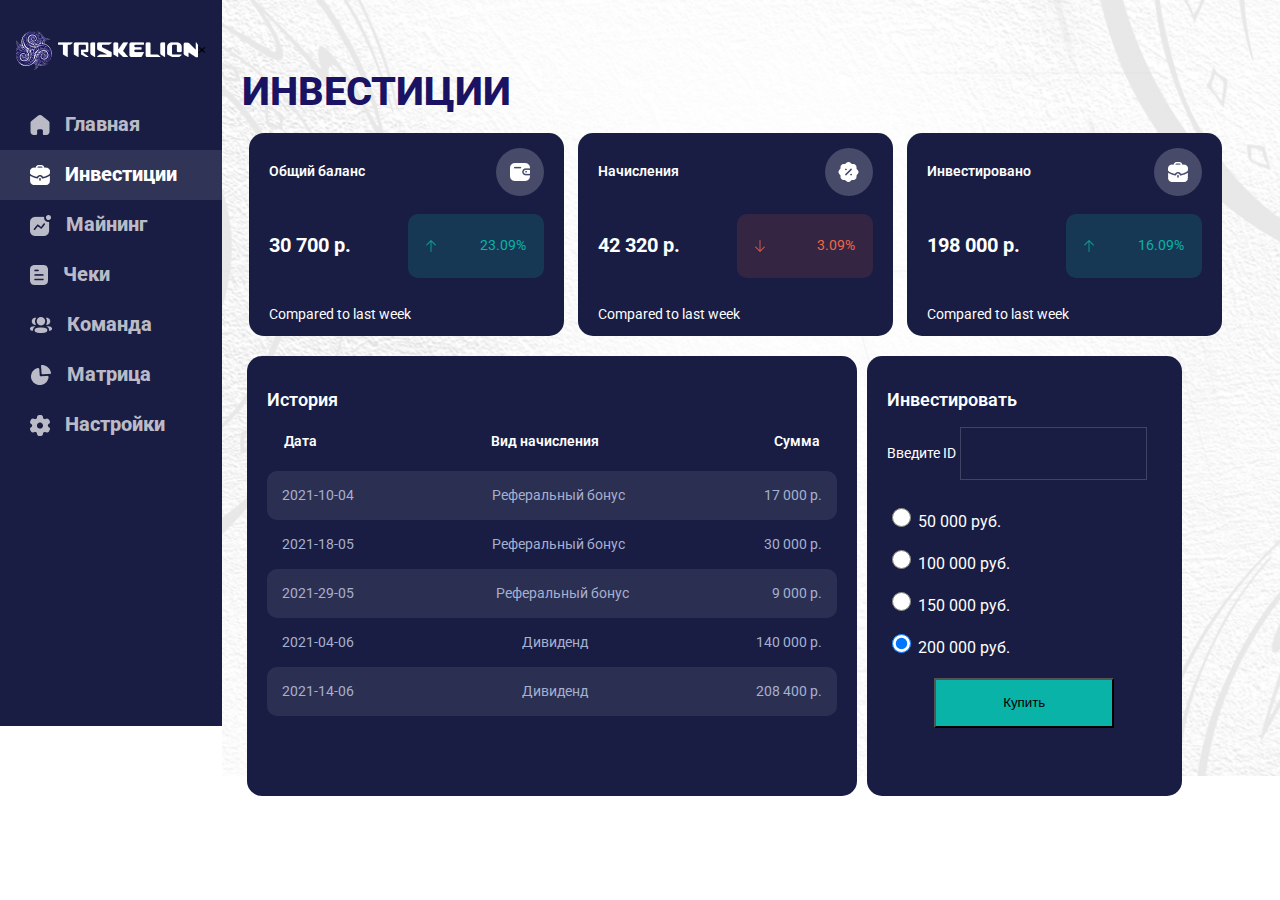
<file: invis.html>
<!DOCTYPE html>
<html lang="en">
<head>
    <meta charset="UTF-8">
    <meta http-equiv="X-UA-Compatible" content="IE=edge">
    <meta name="viewport" content="width=device-width, initial-scale=1.0">
    <title>Document</title>

    <link rel="stylesheet" href="./accets/css/container-invis.css">
    <link rel="stylesheet" href="./accets/css/panel-index.css">
    <link rel="stylesheet" href="./accets/css/global.css">
    <link rel="stylesheet" href="./accets/css/mobile/mobile-invis.css">


    <link href="https://cdn.jsdelivr.net/npm/bootstrap@5.1.3/dist/css/bootstrap.min.css" rel="stylesheet" integrity="sha384-1BmE4kWBq78iYhFldvKuhfTAU6auU8tT94WrHftjDbrCEXSU1oBoqyl2QvZ6jIW3" crossorigin="anonymous">
</head>
<body>
    
    <div class="wrapper-mobile">

        <div id="menu-5"  class="pannel">

                <div class="pannel__logo">
                    <img src="./accets/image/Logo-index.png" alt="">
                    <span onclick="closeMenu_5()">×</span>
                </div>
                <div class="pannel__nav">
                    <div class="pannel__navigation">
                        <div class="pannel__img">
                            <img src="./accets/image/menu-icons/Home_1.png" alt="">
                        </div>
                        <div class="pannel__text">
                            <a href="./index.html">Главная</a>
                        </div>
                    </div>
                    <div  id="selected" class="pannel__navigation">
                        <div class="pannel__img">
                            <img src="./accets/image/menu-icons/Work_2.png" alt="">
                        </div>
                        <div class="pannel__text">
                            <a href="./invis.html">Инвестиции</a>
                        </div>
                    </div>
                    <div class="pannel__navigation">
                        <div class="pannel__img">
                            <img src="./accets/image/menu-icons/Activity_1.png" alt="">
                        </div>
                        <div class="pannel__text">
                            <a href="./mayni.html">Майнинг</a>
                        </div>
                    </div>
                    <div class="pannel__navigation">
                        <div class="pannel__img">
                            <img src="./accets/image/menu-icons/Document_1.png" alt="">
                        </div>
                        <div class="pannel__text">
                            <a href="./check.html">Чеки</a>
                        </div>
                    </div>
                    <div class="pannel__navigation">
                        <div class="pannel__img">
                            <img src="./accets/image/menu-icons/User_1.png" alt="">
                        </div>
                        <div class="pannel__text">
                            <a href="./comand.html">Команда</a>
                        </div>
                    </div>
                    <div class="pannel__navigation">
                        <div class="pannel__img">
                            <img src="./accets/image/menu-icons/Graph_1.png" alt="">
                        </div>
                        <div class="pannel__text">
                            <a href="./matr.html">Матрица</a>
                        </div>
                    </div>
                    <div class="pannel__navigation">
                        <div class="pannel__img">
                            <img src="./accets/image/menu-icons/Setting_1.png" alt="">
                        </div>
                        <div class="pannel__text">
                            <a href="./setting.html">Настройки</a>
                        </div>
                    </div>
    
                </div>
            
        </div>

        <header class="header">
            <div class="header__body">
                <div class="header__logo">
                    <img src="./accets/image/Logo-index.png" alt="">
                </div>
                <div onclick="openMenu_5()" class="header__menu">
                    <span>☰</span>
                </div>
            </div>
            
        </header>
        <div class="main">
            <div class="main__body">
                <div class="main__title">
                    <h1>ИНВЕСТИЦИИ</h1>
                </div>
                <div class="main__box">
                    <div class="main__boxAll">
                        <div class="main__header">
                            <div class="main__text">
                                <span>Общий баланс</span>
                            </div>
                            <div class="main__img">
                                <img src="./accets/image/invis/invisBlock-1.png" alt="">
                            </div>
                        </div>
                        <div class="main__footer">
                            <div class="main__sell">
                                <span>30 700 р.</span>
                            </div>
                            <div class="main__app">
                                <img src="./accets/image/invis/app.png" alt="">
                                <span>23.09%</span>
                            </div>
                        </div>
                        <p>Compared to last week</p>
                    </div>
                    <div class="main__boxAll">
                        <div class="main__header">
                            <div class="main__text">
                                <span>Начисления</span>
                            </div>
                            <div class="main__img">
                                <img src="./accets/image/invis/Discount_2.png" alt="">
                            </div>
                        </div>
                        <div class="main__footer">
                            <div class="main__sell">
                                <span>42 320 р.</span>
                            </div>
                            <div id="red"  class="main__app">
                                <img src="./accets/image/invis/down-lg.png" alt="">
                                <span>3.09%</span>
                            </div>
                        </div>
                        <p>Compared to last week</p>
                    </div>
                    <div class="main__boxAll">
                        <div class="main__header">
                            <div class="main__text">
                                <span>Инвестировано</span>
                            </div>
                            <div class="main__img">
                                <img src="./accets/image/invis/Work_2.png" alt="">
                            </div>
                        </div>
                        <div class="main__footer">
                            <div class="main__sell">
                                <span>198 000 р.</span>
                            </div>
                            <div class="main__app">
                                <img src="./accets/image/invis/app.png" alt="">
                                <span>16.09%</span>
                            </div>
                        </div>
                        <p>Compared to last week</p>
                    </div>
                </div>
                <div class="main__block">
                    <div class="main__right">
                        <h1>Инвестировать</h1>
                        <div class="main__content">
                            <div class="main__title">
                                <label for="exampleInputCode1">Введите ID</label>
                                <input type="text" class="form-control" id="exampleInputCode1" maxlength="5">
                            </div>
                            <div class="main__form">

                                <div class="main__rows">
                                    <input class="form-check-input" type="radio" name="exampleRadios" id="exampleRadios1" value="option1" checked>
                                    <label class="form-check-label" for="exampleRadios1">
                                        50 000 руб.
                                    </label>
                                </div>

                                <div class="main__rows">
                                    <input class="form-check-input" type="radio" name="exampleRadios" id="exampleRadios1" value="option1" checked>
                                    <label class="form-check-label" for="exampleRadios1">
                                        100 000 руб.
                                    </label>
    
                                </div>

                                <div class="main__rows">
                                    <input class="form-check-input" type="radio" name="exampleRadios" id="exampleRadios1" value="option1" checked>
                                    <label class="form-check-label" for="exampleRadios1">
                                        150 000 руб.
                                    </label>
                                </div>


                                <div class="main__rows">
                                    <input class="form-check-input" type="radio" name="exampleRadios" id="exampleRadios1" value="option1" checked>
                                    <label class="form-check-label" for="exampleRadios1">
                                        200 000 руб.
                                    </label>
                                </div>


                                <div class="main__rowsB">
                                    <button type="submit" class="btn btn-primary mb-2">Купить</button>
                                </div>

                            </div>
                        </div>
                    </div>
                    <div class="main__left">
                        <h1>История</h1>
                        <div class="main__content">
                            <div class="main__title">
                                <span>Дата</span>
                                <span>Вид начисления</span>
                                <span>Сумма</span>
                            </div>
                            <div class="main__form">
                                <div id="splesh" class="main__row">
                                    <span>2021-10-04</span>
                                    <span>Бонус</span>
                                    <span>17 000 р.</span>
                                </div>
                                <div class="main__row">
                                    <span>2021-18-05</span>
                                    <span>Бонус</span>
                                    <span>30 000 р.</span>
                                </div>
                                <div id="splesh" class="main__row">
                                    <span>2021-29-05</span>
                                    <span>Бонус</span>
                                    <span>9 000 р.</span>
                                </div>
                                <div class="main__row">
                                    <span>2021-04-06</span>
                                    <span>Дивиденд</span>
                                    <span>140 000 р.</span>
                                </div>
                                <div id="splesh" class="main__row">
                                    <span>2021-14-06</span>
                                    <span>Дивиденд</span>
                                    <span>208 400 р.</span>
                                </div>
                            </div>
                        </div>
                    </div>

                </div>
            </div>
        </div>
        <footer class="footer">
            <span>2022 © Triskelion</span>
        </footer>

    </div>
    
    <div class="wrpaper">

        <div class="pannel">

            <div class="pannel__logo">
                <img src="./accets/image/Logo-index.png" alt="">
                <span onclick="closeMenu()">×</span>
            </div>
            <div class="pannel__nav">
                <div class="pannel__navigation">
                    <div class="pannel__img">
                        <img src="./accets/image/menu-icons/Home_1.png" alt="">
                    </div>
                    <div class="pannel__text">
                        <a href="./index.html">Главная</a>
                    </div>
                </div>
                <div  id="selected" class="pannel__navigation">
                    <div class="pannel__img">
                        <img src="./accets/image/menu-icons/Work_2.png" alt="">
                    </div>
                    <div class="pannel__text">
                        <a href="./invis.html">Инвестиции</a>
                    </div>
                </div>
                <div class="pannel__navigation">
                    <div class="pannel__img">
                        <img src="./accets/image/menu-icons/Activity_1.png" alt="">
                    </div>
                    <div class="pannel__text">
                        <a href="./mayni.html">Майнинг</a>
                    </div>
                </div>
                <div class="pannel__navigation">
                    <div class="pannel__img">
                        <img src="./accets/image/menu-icons/Document_1.png" alt="">
                    </div>
                    <div class="pannel__text">
                        <a href="./check.html">Чеки</a>
                    </div>
                </div>
                <div class="pannel__navigation">
                    <div class="pannel__img">
                        <img src="./accets/image/menu-icons/User_1.png" alt="">
                    </div>
                    <div class="pannel__text">
                        <a href="./comand.html">Команда</a>
                    </div>
                </div>
                <div class="pannel__navigation">
                    <div class="pannel__img">
                        <img src="./accets/image/menu-icons/Graph_1.png" alt="">
                    </div>
                    <div class="pannel__text">
                        <a href="./matr.html">Матрица</a>
                    </div>
                </div>
                <div class="pannel__navigation">
                    <div class="pannel__img">
                        <img src="./accets/image/menu-icons/Setting_1.png" alt="">
                    </div>
                    <div class="pannel__text">
                        <a href="./setting.html">Настройки</a>
                    </div>
                </div>

            </div>
        </div>

        <div class="main">
            <div class="main__body">
                <div class="main__title">
                    <h1>ИНВЕСТИЦИИ</h1>
                </div>
                <div class="main__box">
                    <div class="main__boxAll">
                        <div class="main__header">
                            <div class="main__text">
                                <span>Общий баланс</span>
                            </div>
                            <div class="main__img">
                                <img src="./accets/image/invis/invisBlock-1.png" alt="">
                            </div>
                        </div>
                        <div class="main__footer">
                            <div class="main__sell">
                                <span>30 700 р.</span>
                            </div>
                            <div class="main__app">
                                <img src="./accets/image/invis/app.png" alt="">
                                <span>23.09%</span>
                            </div>
                        </div>
                        <p>Compared to last week</p>
                    </div>
                    <div class="main__boxAll">
                        <div class="main__header">
                            <div class="main__text">
                                <span>Начисления</span>
                            </div>
                            <div class="main__img">
                                <img src="./accets/image/invis/Discount_2.png" alt="">
                            </div>
                        </div>
                        <div class="main__footer">
                            <div class="main__sell">
                                <span>42 320 р.</span>
                            </div>
                            <div id="red"  class="main__app">
                                <img src="./accets/image/invis/down-lg.png" alt="">
                                <span>3.09%</span>
                            </div>
                        </div>
                        <p>Compared to last week</p>
                    </div>
                    <div class="main__boxAll">
                        <div class="main__header">
                            <div class="main__text">
                                <span>Инвестировано</span>
                            </div>
                            <div class="main__img">
                                <img src="./accets/image/invis/Work_2.png" alt="">
                            </div>
                        </div>
                        <div class="main__footer">
                            <div class="main__sell">
                                <span>198 000 р.</span>
                            </div>
                            <div class="main__app">
                                <img src="./accets/image/invis/app.png" alt="">
                                <span>16.09%</span>
                            </div>
                        </div>
                        <p>Compared to last week</p>
                    </div>
                </div>
                <div class="main__block">
                    <div class="main__left">
                        <h1>История</h1>
                        <div class="main__content">
                            <div class="main__title">
                                <span>Дата</span>
                                <span>Вид начисления</span>
                                <span>Сумма</span>
                            </div>
                            <div class="main__form">
                                <div id="splesh" class="main__row">
                                    <span>2021-10-04</span>
                                    <span>Реферальный бонус</span>
                                    <span>17 000 р.</span>
                                </div>
                                <div class="main__row">
                                    <span>2021-18-05</span>
                                    <span>Реферальный бонус</span>
                                    <span>30 000 р.</span>
                                </div>
                                <div id="splesh" class="main__row">
                                    <span>2021-29-05</span>
                                    <span>Реферальный бонус</span>
                                    <span>9 000 р.</span>
                                </div>
                                <div class="main__row">
                                    <span>2021-04-06</span>
                                    <span>Дивиденд</span>
                                    <span>140 000 р.</span>
                                </div>
                                <div id="splesh" class="main__row">
                                    <span>2021-14-06</span>
                                    <span>Дивиденд</span>
                                    <span>208 400 р.</span>
                                </div>
                            </div>
                        </div>
                    </div>
                    <div class="main__right">
                        <h1>Инвестировать</h1>
                        <div class="main__content">
                            <div class="main__title">
                                <label for="exampleInputCode1">Введите ID</label>
                                <input type="text" class="form-control" id="exampleInputCode1" maxlength="5">
                            </div>
                            <div class="main__form">

                                <div class="main__rows">
                                    <input class="form-check-input" type="radio" name="exampleRadios" id="exampleRadios1" value="option1" checked>
                                    <label class="form-check-label" for="exampleRadios1">
                                        50 000 руб.
                                    </label>
                                </div>

                                <div class="main__rows">
                                    <input class="form-check-input" type="radio" name="exampleRadios" id="exampleRadios1" value="option1" checked>
                                    <label class="form-check-label" for="exampleRadios1">
                                        100 000 руб.
                                    </label>
    
                                </div>

                                <div class="main__rows">
                                    <input class="form-check-input" type="radio" name="exampleRadios" id="exampleRadios1" value="option1" checked>
                                    <label class="form-check-label" for="exampleRadios1">
                                        150 000 руб.
                                    </label>
                                </div>


                                <div class="main__rows">
                                    <input class="form-check-input" type="radio" name="exampleRadios" id="exampleRadios1" value="option1" checked>
                                    <label class="form-check-label" for="exampleRadios1">
                                        200 000 руб.
                                    </label>
                                </div>


                                <div class="main__rowsB">
                                    <button type="submit" class="btn btn-primary mb-2">Купить</button>
                                </div>

                            </div>
                        </div>
                    </div>
                </div>
            </div>
        </div>

        
    </div>
    <script src="./accets/js/main.js"></script>
    <script src="https://cdn.jsdelivr.net/npm/bootstrap@5.1.3/dist/js/bootstrap.bundle.min.js" integrity="sha384-ka7Sk0Gln4gmtz2MlQnikT1wXgYsOg+OMhuP+IlRH9sENBO0LRn5q+8nbTov4+1p" crossorigin="anonymous"></script>
</body>
</html>
</file>
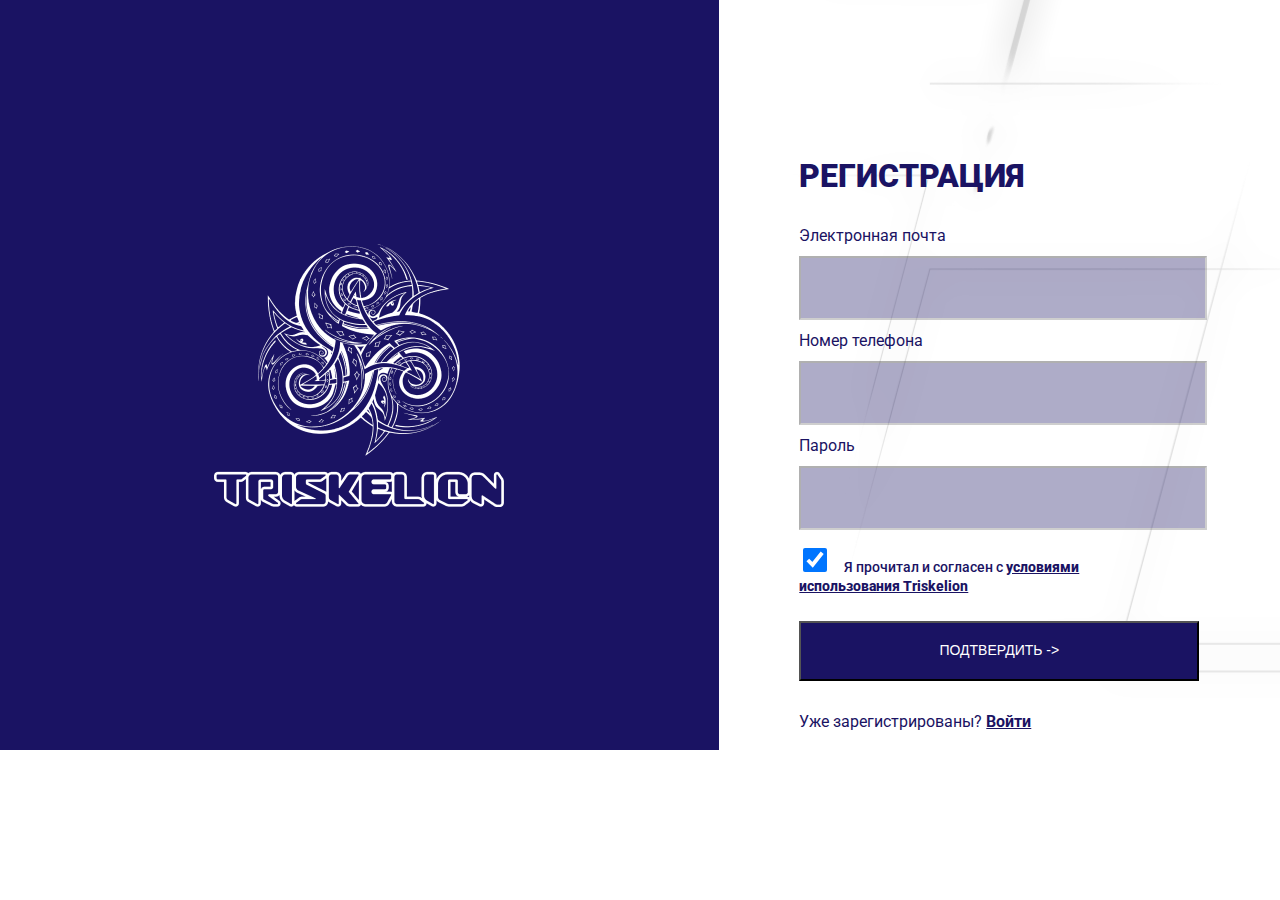
<file: login.html>
<!DOCTYPE html>
<html lang="en">
<head>
    <meta charset="UTF-8">
    <meta http-equiv="X-UA-Compatible" content="IE=edge">
    <meta name="viewport" content="width=device-width, initial-scale=1.0">
    <title>Document</title>

    <link rel="stylesheet" href="./accets/css/container-login.css">
    <link rel="stylesheet" href="./accets/css/panel-login.css">
    <link rel="stylesheet" href="./accets/css/global.css">
    <link rel="stylesheet" href="./accets/css/login-adaptive.css">



    <link href="https://cdn.jsdelivr.net/npm/bootstrap@5.1.3/dist/css/bootstrap.min.css" rel="stylesheet" integrity="sha384-1BmE4kWBq78iYhFldvKuhfTAU6auU8tT94WrHftjDbrCEXSU1oBoqyl2QvZ6jIW3" crossorigin="anonymous">
</head>
<body>

    
    
    <div class="wrpaper">

        <div class="pannel">
            <img src="./accets/image/Tr Logo 1.png" alt="">
        </div>

        <div class="container">
            <div class="container__body">
                <div class="container__title">
                    <h1 id="center-1">РЕГИСТРАЦИЯ</h1>

                </div>
                <div class="containr__form">
                    <form action="#">
                        <div class="container__code">
                            <label for="exampleInputEmail1">Электронная почта</label>
                            <input type="email" class="form-control" id="exampleInputEmail1" aria-describedby="emailHelp">

                            <label for="exampleInputTel1">Номер телефона</label>
                            <input type="tel" class="form-control" id="exampleInputTel1">

                            <label for="exampleInputPassword1">Пароль</label>
                            <input type="password" class="form-control" id="exampleInputPassword1">

                        </div>
                        <div class="container__checkbox">
                            <input checked class="form-check-input" type="checkbox" id="gridCheck">
                            <label class="form-check-label" for="gridCheck">
                                Я прочитал и согласен с <a href="#">условиями <br> использования Triskelion</a>
                            </label>
                        </div>
                        <button id="button-submit" type="submit" class="btn btn-primary"><a href="./code.html">ПОДТВЕРДИТЬ -></a></button>
                        <span>Уже зарегистрированы? <a href="./signup.html">Войти</a></span>

                    </form>
                </div>
                
            </div>
        </div>
    </div>
    <script src="./accets/js/main.js"></script>
    <script src="https://cdn.jsdelivr.net/npm/bootstrap@5.1.3/dist/js/bootstrap.bundle.min.js" integrity="sha384-ka7Sk0Gln4gmtz2MlQnikT1wXgYsOg+OMhuP+IlRH9sENBO0LRn5q+8nbTov4+1p" crossorigin="anonymous"></script>
</body>
</html>
</file>
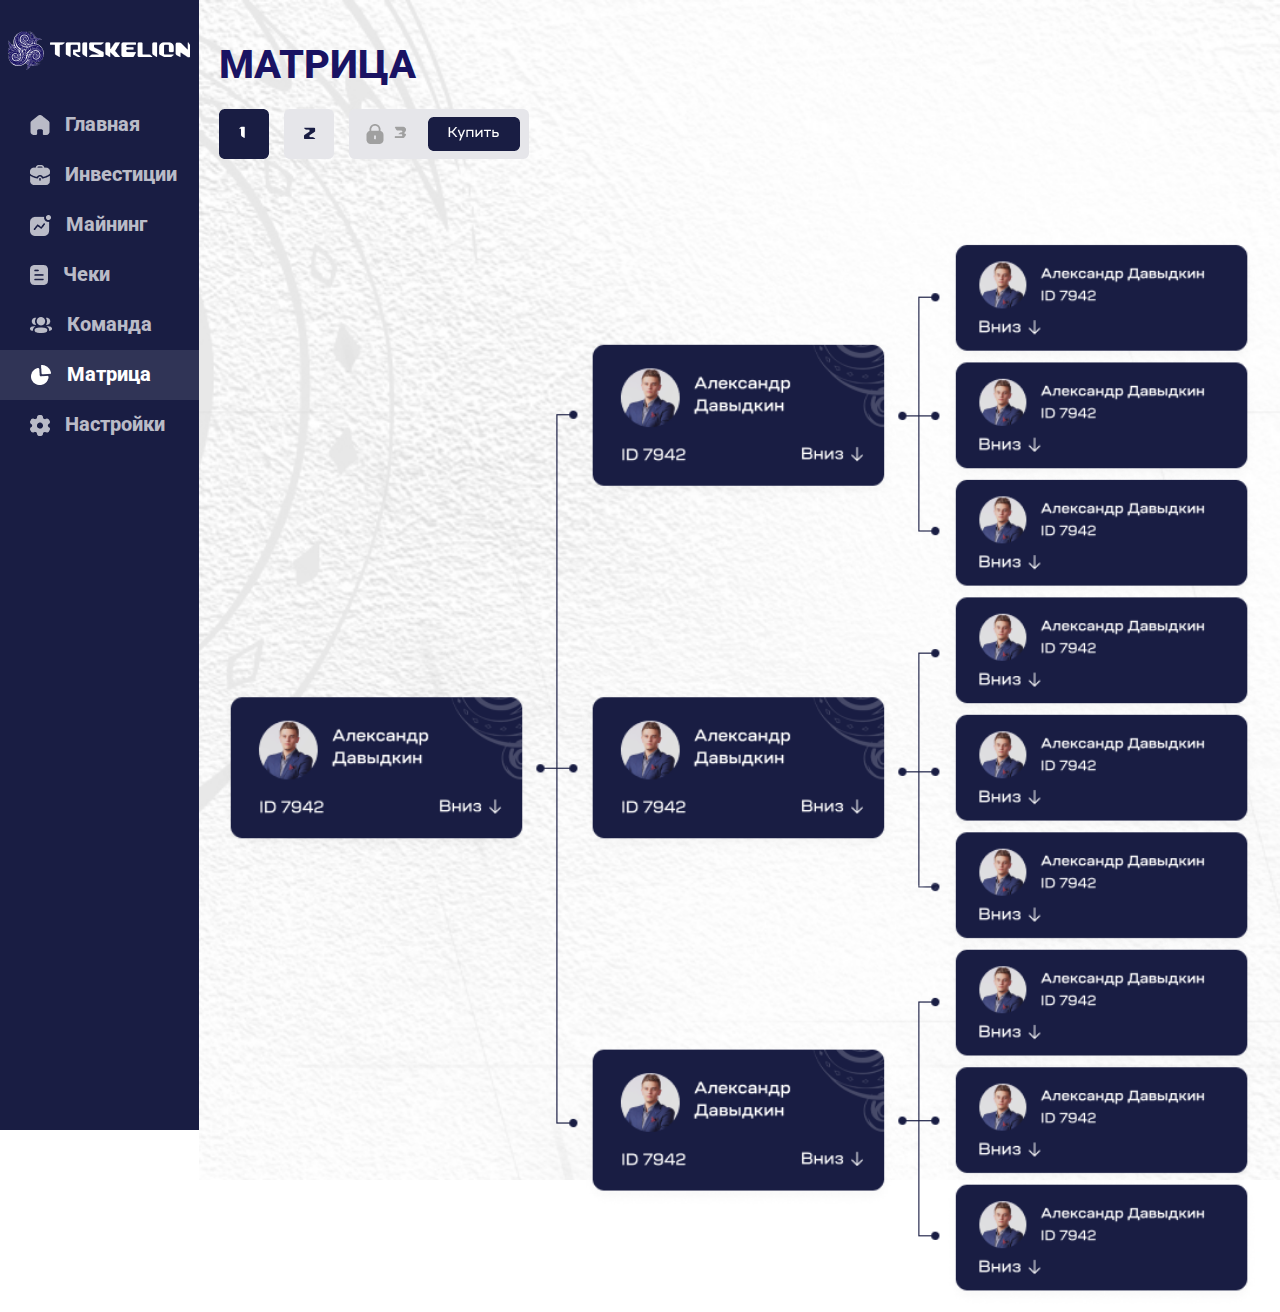
<file: matr.html>
<!DOCTYPE html>
<html lang="en">
<head>
    <meta charset="UTF-8">
    <meta http-equiv="X-UA-Compatible" content="IE=edge">
    <meta name="viewport" content="width=device-width, initial-scale=1.0">
    <title>Document</title>

    <link rel="stylesheet" href="./accets/css/container-matr.css">
    <link rel="stylesheet" href="./accets/css/panel-index.css">
    <link rel="stylesheet" href="./accets/css/global.css">
    <link rel="stylesheet" href="./accets/css/mobile/mobile-matr.css">


    <link href="https://cdn.jsdelivr.net/npm/bootstrap@5.1.3/dist/css/bootstrap.min.css" rel="stylesheet" integrity="sha384-1BmE4kWBq78iYhFldvKuhfTAU6auU8tT94WrHftjDbrCEXSU1oBoqyl2QvZ6jIW3" crossorigin="anonymous">
</head>
<body>

    <div class="wrapper-mobile">

        <div id="menu-4"  class="pannel">

            <div class="pannel__logo">
                <img src="./accets/image/Logo-index.png" alt="">
                <span onclick="closeMenu_4()">×</span>
            </div>
            <div class="pannel__nav">
                <div class="pannel__navigation">
                    <div class="pannel__img">
                        <img src="./accets/image/menu-icons/Home_1.png" alt="">
                    </div>
                    <div class="pannel__text">
                        <a href="./index.html">Главная</a>
                    </div>
                </div>
                <div class="pannel__navigation">
                    <div class="pannel__img">
                        <img src="./accets/image/menu-icons/Work_1.png" alt="">
                    </div>
                    <div class="pannel__text">
                        <a href="./invis.html">Инвестиции</a>
                    </div>
                </div>
                <div class="pannel__navigation">
                    <div class="pannel__img">
                        <img src="./accets/image/menu-icons/Activity_1.png" alt="">
                    </div>
                    <div class="pannel__text">
                        <a href="./mayni.html">Майнинг</a>
                    </div>
                </div>
                <div class="pannel__navigation">
                    <div class="pannel__img">
                        <img src="./accets/image/menu-icons/Document_1.png" alt="">
                    </div>
                    <div class="pannel__text">
                        <a href="./check.html">Чеки</a>
                    </div>
                </div>
                <div class="pannel__navigation">
                    <div class="pannel__img">
                        <img src="./accets/image/menu-icons/User_1.png" alt="">
                    </div>
                    <div class="pannel__text">
                        <a href="./comand.html">Команда</a>
                    </div>
                </div>
                <div  id="selected"  class="pannel__navigation">
                    <div class="pannel__img">
                        <img src="./accets/image/menu-icons/Graph_2.png" alt="">
                    </div>
                    <div class="pannel__text">
                        <a href="./matr.html">Матрица</a>
                    </div>
                </div>
                <div class="pannel__navigation">
                    <div class="pannel__img">
                        <img src="./accets/image/menu-icons/Setting_1.png" alt="">
                    </div>
                    <div class="pannel__text">
                        <a href="./setting.html">Настройки</a>
                    </div>
                </div>

            </div>
            
        </div>

        <header class="header">
            <div class="header__body">
                <div class="header__logo">
                    <img src="./accets/image/Logo-index.png" alt="">
                </div>
                <div onclick="openMenu_4()" class="header__menu">
                    <span>☰</span>
                </div>
            </div>
            
        </header>

        <div class="main">
            <div class="main__body">

                <div class="main__box-1">
                    <!-- <div class="main__row">
                        <div class="main__header">
                            <div class="main__logo">
                                <img src="./accets/image/cart-icon/Clip.png" alt="">
                            </div>
                            <div class="main__text">
                                <span>Александр <br>
                                    Давыдкин</span>
                            </div>
                        </div>
                        <div class="main__bottom">
                            <div class="main__id">
                                <span>ID 7942</span>
                            </div>
                            <div class="main__bot">
                                <span>Вниз <img src="./accets/image/cart-icon/down.png" alt=""></span>
                            </div>
                        </div>
                    </div> -->
                    <img src="./accets/image/matr-mobile.jpg" alt="">
                </div>
            </div>
        </div>

        <footer class="footer">
            <span>2022 © Triskelion</span>
        </footer>

    </div>
    
    
    <div class="wrpaper">

        <div style="height: 1130px" class="pannel">

            <div class="pannel__logo">
                <img src="./accets/image/Logo-index.png" alt="">
            </div>
            <div class="pannel__nav">
                <div class="pannel__navigation">
                    <div class="pannel__img">
                        <img src="./accets/image/menu-icons/Home_1.png" alt="">
                    </div>
                    <div class="pannel__text">
                        <a href="./index.html">Главная</a>
                    </div>
                </div>
                <div class="pannel__navigation">
                    <div class="pannel__img">
                        <img src="./accets/image/menu-icons/Work_1.png" alt="">
                    </div>
                    <div class="pannel__text">
                        <a href="./invis.html">Инвестиции</a>
                    </div>
                </div>
                <div class="pannel__navigation">
                    <div class="pannel__img">
                        <img src="./accets/image/menu-icons/Activity_1.png" alt="">
                    </div>
                    <div class="pannel__text">
                        <a href="./mayni.html">Майнинг</a>
                    </div>
                </div>
                <div class="pannel__navigation">
                    <div class="pannel__img">
                        <img src="./accets/image/menu-icons/Document_1.png" alt="">
                    </div>
                    <div class="pannel__text">
                        <a href="./check.html">Чеки</a>
                    </div>
                </div>
                <div class="pannel__navigation">
                    <div class="pannel__img">
                        <img src="./accets/image/menu-icons/User_1.png" alt="">
                    </div>
                    <div class="pannel__text">
                        <a href="./comand.html">Команда</a>
                    </div>
                </div>
                <div  id="selected"  class="pannel__navigation">
                    <div class="pannel__img">
                        <img src="./accets/image/menu-icons/Graph_2.png" alt="">
                    </div>
                    <div class="pannel__text">
                        <a href="./matr.html">Матрица</a>
                    </div>
                </div>
                <div class="pannel__navigation">
                    <div class="pannel__img">
                        <img src="./accets/image/menu-icons/Setting_1.png" alt="">
                    </div>
                    <div class="pannel__text">
                        <a href="./setting.html">Настройки</a>
                    </div>
                </div>

            </div>
        </div>

        <div class="main">
            <div class="main__body">
                <div class="main__title">
                    <h1>МАТРИЦА</h1>
                    <p><img src="./accets/image/pagination.png" alt=""></p>
                </div>
                <div class="main__box-1">
                    <!-- <div class="main__row">
                        <div class="main__header">
                            <div class="main__logo">
                                <img src="./accets/image/cart-icon/Clip.png" alt="">
                            </div>
                            <div class="main__text">
                                <span>Александр <br>
                                    Давыдкин</span>
                            </div>
                        </div>
                        <div class="main__bottom">
                            <div class="main__id">
                                <span>ID 7942</span>
                            </div>
                            <div class="main__bot">
                                <span>Вниз <img src="./accets/image/cart-icon/down.png" alt=""></span>
                            </div>
                        </div>
                    </div> -->
                    <img src="./accets/image/matic.png" alt="">
                </div>
            </div>
        </div>
    </div>
    <script src="./accets/js/main.js"></script>
    <script src="https://cdn.jsdelivr.net/npm/bootstrap@5.1.3/dist/js/bootstrap.bundle.min.js" integrity="sha384-ka7Sk0Gln4gmtz2MlQnikT1wXgYsOg+OMhuP+IlRH9sENBO0LRn5q+8nbTov4+1p" crossorigin="anonymous"></script>
</body>
</html>
</file>
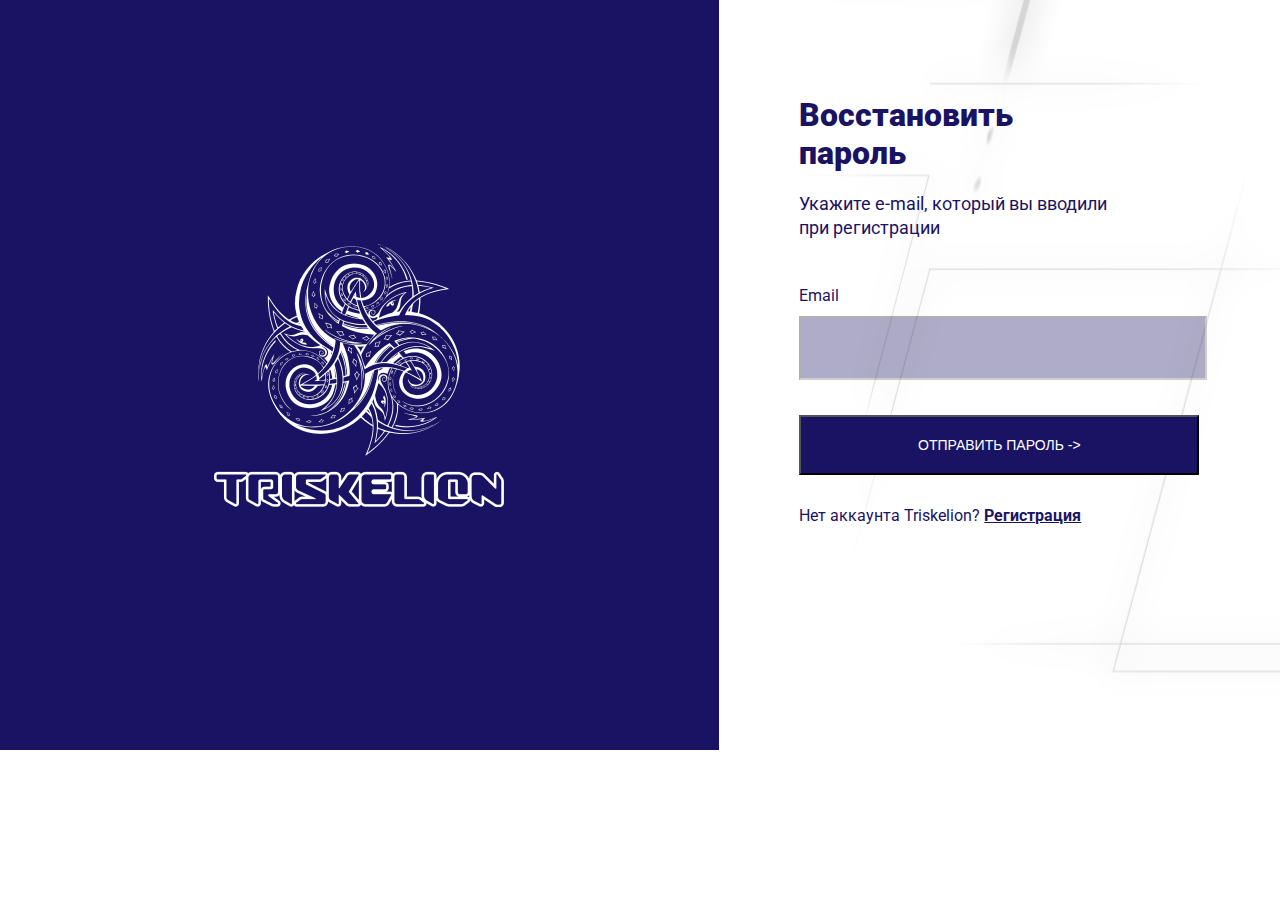
<file: pass.html>
<!DOCTYPE html>
<html lang="en">
<head>
    <meta charset="UTF-8">
    <meta http-equiv="X-UA-Compatible" content="IE=edge">
    <meta name="viewport" content="width=device-width, initial-scale=1.0">
    <title>Document</title>

    <link rel="stylesheet" href="./accets/css/container-pass.css">
    <link rel="stylesheet" href="./accets/css/panel-login.css">
    <link rel="stylesheet" href="./accets/css/global.css">
    <link rel="stylesheet" href="./accets/css/login-adaptive.css">



    <link href="https://cdn.jsdelivr.net/npm/bootstrap@5.1.3/dist/css/bootstrap.min.css" rel="stylesheet" integrity="sha384-1BmE4kWBq78iYhFldvKuhfTAU6auU8tT94WrHftjDbrCEXSU1oBoqyl2QvZ6jIW3" crossorigin="anonymous">
</head>
<body>

    
    <style>

    </style>
    
    <div class="wrpaper">

        <div class="pannel">
            <img src="./accets/image/Tr Logo 1.png" alt="">
        </div>

        <div class="container">
            <div class="container__body">
                <div class="container__title">
                    <h1>Восстановить <br>
                        пароль</h1>
                    <span>
                        Укажите e-mail, который вы вводили <br>при регистрации
                    </span>
                </div>
                <div class="containr__form">
                    <form action="#">
                        <div class="container__code">
                            <label for="exampleInputEmail1">Email</label>
                            <input type="email" class="form-control" id="exampleInputEmail1" aria-describedby="emailHelp">
                        </div>
                        <button id="button-submit" type="submit" class="btn btn-primary">ОТПРАВИТЬ ПАРОЛЬ -></button>
                        <span>Нет аккаунта Triskelion? <a href="./login.html">Регистрация</a></span>
                    </form>
                </div>
                
            </div>
        </div>
    </div>
    <script src="./accets/js/main.js"></script>
    <script src="https://cdn.jsdelivr.net/npm/bootstrap@5.1.3/dist/js/bootstrap.bundle.min.js" integrity="sha384-ka7Sk0Gln4gmtz2MlQnikT1wXgYsOg+OMhuP+IlRH9sENBO0LRn5q+8nbTov4+1p" crossorigin="anonymous"></script>
</body>
</html>
</file>
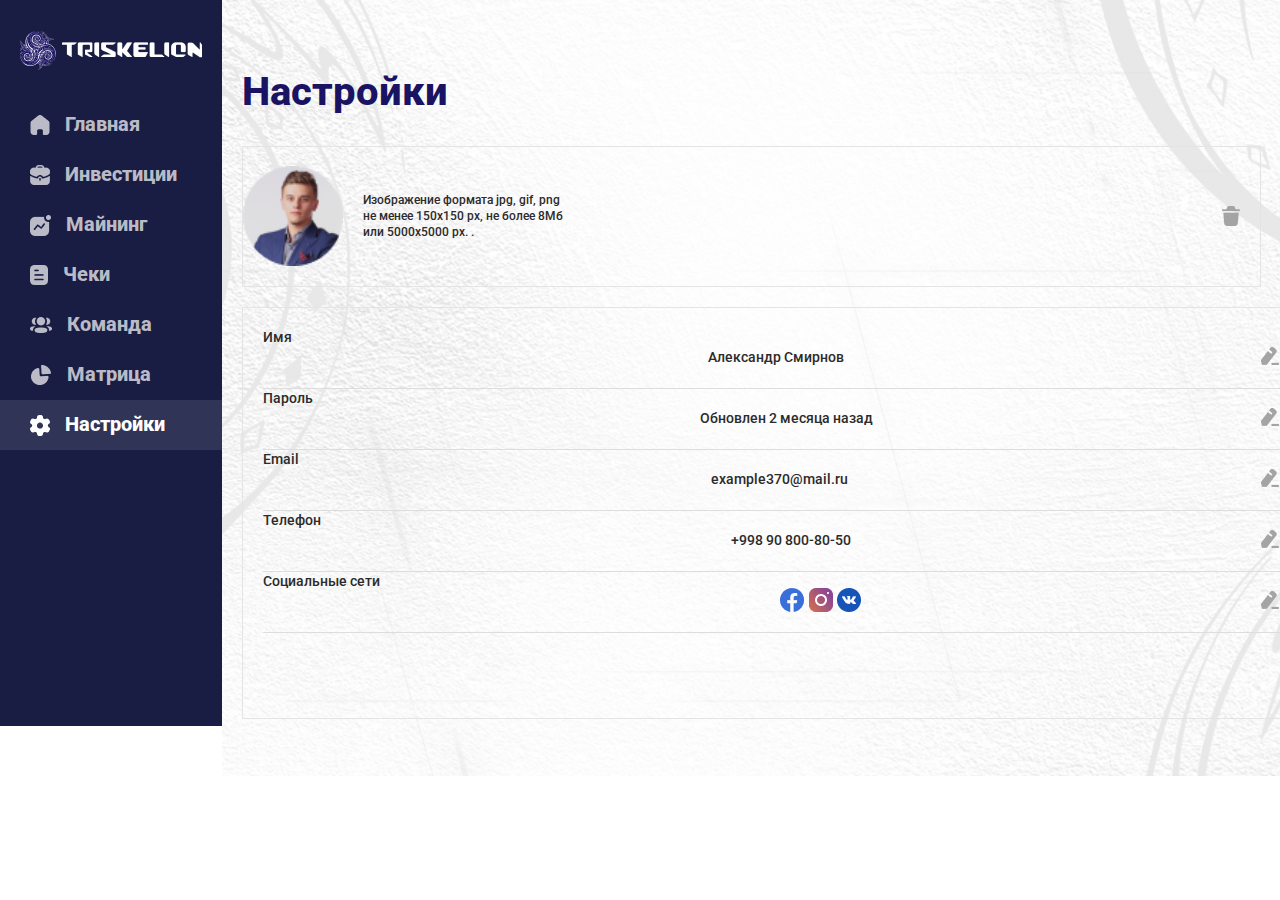
<file: setting.html>
<!DOCTYPE html>
<html lang="en">
<head>
    <meta charset="UTF-8">
    <meta http-equiv="X-UA-Compatible" content="IE=edge">
    <meta name="viewport" content="width=device-width, initial-scale=1.0">
    <title>Document</title>

    <link rel="stylesheet" href="./accets/css/container-setting.css">
    <link rel="stylesheet" href="./accets/css/panel-index.css">
    <link rel="stylesheet" href="./accets/css/global.css">
    <link rel="stylesheet" href="./accets/css/mobile/mobile-setting.css">


    <link href="https://cdn.jsdelivr.net/npm/bootstrap@5.1.3/dist/css/bootstrap.min.css" rel="stylesheet" integrity="sha384-1BmE4kWBq78iYhFldvKuhfTAU6auU8tT94WrHftjDbrCEXSU1oBoqyl2QvZ6jIW3" crossorigin="anonymous">
</head>
<body>
    <div class="wrapper-mobile">

        <div id="menu-3"  class="pannel">

            <div class="pannel__logo">
                <img src="./accets/image/Logo-index.png" alt="">
                <span onclick="closeMenu_3()">×</span>
            </div>
            <div class="pannel__nav">
                <div class="pannel__navigation">
                    <div class="pannel__img">
                        <img src="./accets/image/menu-icons/Home_1.png" alt="">
                    </div>
                    <div class="pannel__text">
                        <a href="./index.html">Главная</a>
                    </div>
                </div>
                <div class="pannel__navigation">
                    <div class="pannel__img">
                        <img src="./accets/image/menu-icons/Work_1.png" alt="">
                    </div>
                    <div class="pannel__text">
                        <a href="./invis.html">Инвестиции</a>
                    </div>
                </div>
                <div class="pannel__navigation">
                    <div class="pannel__img">
                        <img src="./accets/image/menu-icons/Activity_1.png" alt="">
                    </div>
                    <div class="pannel__text">
                        <a href="./mayni.html">Майнинг</a>
                    </div>
                </div>
                <div class="pannel__navigation">
                    <div class="pannel__img">
                        <img src="./accets/image/menu-icons/Document_1.png" alt="">
                    </div>
                    <div class="pannel__text">
                        <a href="./check.html">Чеки</a>
                    </div>
                </div>
                <div class="pannel__navigation">
                    <div class="pannel__img">
                        <img src="./accets/image/menu-icons/User_1.png" alt="">
                    </div>
                    <div class="pannel__text">
                        <a href="./comand.html">Команда</a>
                    </div>
                </div>
                <div class="pannel__navigation">
                    <div class="pannel__img">
                        <img src="./accets/image/menu-icons/Graph_1.png" alt="">
                    </div>
                    <div class="pannel__text">
                        <a href="./matr.html">Матрица</a>
                    </div>
                </div>
                <div id="selected"  class="pannel__navigation">
                    <div class="pannel__img">
                        <img src="./accets/image/menu-icons/Setting_2.png" alt="">
                    </div>
                    <div class="pannel__text">
                        <a href="./setting.html">Настройки</a>
                    </div>
                </div>

            </div>
            
        </div>

        <header class="header">
            <div class="header__body">
                <div class="header__logo">
                    <img src="./accets/image/Logo-index.png" alt="">
                </div>
                <div onclick="openMenu_3()" class="header__menu">
                    <span>☰</span>
                </div>
            </div>
            
        </header>

        <div class="main">
            <div class="main__body">
                <div class="main__title">
                    <h1>Настройки</h1>
                </div>
                <div class="main__box">
                    <div class="main__allUserInfo">
                        <div class="main__logo">
                            <img src="./accets/image/cart-person.png" alt="">
                            <span>Изображение формата jpg, gif, png <br>
                                не менее 150x150 px, не более 8Мб <br>
                                или 5000x5000 px. .</span>
                        </div>
                        <div class="main__deletLogo">
                            <img src="./accets/image/cart-icon/Delete_1.png" alt="">
                            <span>Удалить фото</span>
                        </div>
                    </div>
                    <div class="main__redirectInfo">
                        <div class="main__row">
                            <div class="main__title">
                                <span>Имя</span>
                            </div>
                            <div class="main__info">
                                <span>Александр Смирнов</span>
                            </div>
                            <div onclick="openPopup_1()" class="main__rename">
                                <img src="./accets/image/cart-icon/rename.png" alt="">
                                <span>Изменить</span>
                            </div>
                        </div>
                        <div class="main__row">
                            <div class="main__title">
                                <span>Пароль</span>
                            </div>
                            <div class="main__info">
                                <span>Обновлен</span>
                            </div>
                            <div onclick="openPopup_2()" class="main__rename">
                                <img src="./accets/image/cart-icon/rename.png" alt="">
                                <span>Изменить</span>
                            </div>
                        </div>
                        <div class="main__row">
                            <div class="main__title">
                                <span>Email</span>
                            </div>
                            <div class="main__info">
                                <span>example370@mail.ru</span>
                            </div>
                            <div onclick="openPopup_3()"  class="main__rename">
                                <img src="./accets/image/cart-icon/rename.png" alt="">
                                <span>Изменить</span>
                            </div>
                        </div>
                        <div class="main__row">
                            <div class="main__title">
                                <span>Телефон</span>
                            </div>
                            <div class="main__info">
                                <span>+998 90 800-80-50</span>
                            </div>
                            <div onclick="openPopup_4()"  class="main__rename">
                                <img src="./accets/image/cart-icon/rename.png" alt="">
                                <span>Изменить</span>
                            </div>
                        </div>
                        <div class="main__row">
                            <div class="main__title">
                                <span>Социальные сети</span>
                            </div>
                            <div class="main__info">
                                <img src="./accets/image/cart-icon/rename-facebok.png" alt="">
                                <img src="./accets/image/cart-icon/rename-instagram.png" alt="">
                                <img src="./accets/image/cart-icon/rename-vk.png" alt="">
                            </div>
                            <div  onclick="openPopup_5()"  class="main__rename">
                                <img src="./accets/image/cart-icon/rename.png" alt="">
                                <span>Изменить</span>
                            </div>
                        </div>
                    </div>
                </div>

            </div>
        </div>
        <footer class="footer">
            <span>2022 © Triskelion</span>
        </footer>

    </div>
    
    <div class="wrpaper">

        <div class="pannel">

            <div class="pannel__logo">
                <img src="./accets/image/Logo-index.png" alt="">
            </div>
            <div class="pannel__nav">
                <div class="pannel__navigation">
                    <div class="pannel__img">
                        <img src="./accets/image/menu-icons/Home_1.png" alt="">
                    </div>
                    <div class="pannel__text">
                        <a href="./index.html">Главная</a>
                    </div>
                </div>
                <div class="pannel__navigation">
                    <div class="pannel__img">
                        <img src="./accets/image/menu-icons/Work_1.png" alt="">
                    </div>
                    <div class="pannel__text">
                        <a href="./invis.html">Инвестиции</a>
                    </div>
                </div>
                <div class="pannel__navigation">
                    <div class="pannel__img">
                        <img src="./accets/image/menu-icons/Activity_1.png" alt="">
                    </div>
                    <div class="pannel__text">
                        <a href="./mayni.html">Майнинг</a>
                    </div>
                </div>
                <div class="pannel__navigation">
                    <div class="pannel__img">
                        <img src="./accets/image/menu-icons/Document_1.png" alt="">
                    </div>
                    <div class="pannel__text">
                        <a href="./check.html">Чеки</a>
                    </div>
                </div>
                <div class="pannel__navigation">
                    <div class="pannel__img">
                        <img src="./accets/image/menu-icons/User_1.png" alt="">
                    </div>
                    <div class="pannel__text">
                        <a href="./comand.html">Команда</a>
                    </div>
                </div>
                <div class="pannel__navigation">
                    <div class="pannel__img">
                        <img src="./accets/image/menu-icons/Graph_1.png" alt="">
                    </div>
                    <div class="pannel__text">
                        <a href="./matr.html">Матрица</a>
                    </div>
                </div>
                <div id="selected"  class="pannel__navigation">
                    <div class="pannel__img">
                        <img src="./accets/image/menu-icons/Setting_2.png" alt="">
                    </div>
                    <div class="pannel__text">
                        <a href="./setting.html">Настройки</a>
                    </div>
                </div>

            </div>
        </div>

        <div class="main">
            <div class="main__body">
                <div class="main__title">
                    <h1>Настройки</h1>
                </div>
                <div class="main__box">
                    <div class="main__allUserInfo">
                        <div class="main__logo">
                            <img src="./accets/image/cart-person.png" alt="">
                            <span>Изображение формата jpg, gif, png <br>
                                не менее 150x150 px, не более 8Мб <br>
                                или 5000x5000 px. .</span>
                        </div>
                        <div class="main__deletLogo">
                            <img src="./accets/image/cart-icon/Delete_1.png" alt="">
                            <span>Удалить фото</span>
                        </div>
                    </div>
                    <div class="main__redirectInfo">
                        <div class="main__row">
                            <div class="main__title">
                                <span>Имя</span>
                            </div>
                            <div class="main__info">
                                <span>Александр Смирнов</span>
                            </div>
                            <div onclick="openPopup_1()" class="main__rename">
                                <img src="./accets/image/cart-icon/rename.png" alt="">
                                <span>Изменить</span>
                            </div>
                        </div>
                        <div class="main__row">
                            <div class="main__title">
                                <span>Пароль</span>
                            </div>
                            <div class="main__info">
                                <span>Обновлен 2 месяца назад</span>
                            </div>
                            <div onclick="openPopup_2()" class="main__rename">
                                <img src="./accets/image/cart-icon/rename.png" alt="">
                                <span>Изменить</span>
                            </div>
                        </div>
                        <div class="main__row">
                            <div class="main__title">
                                <span>Email</span>
                            </div>
                            <div class="main__info">
                                <span>example370@mail.ru</span>
                            </div>
                            <div onclick="openPopup_3()"  class="main__rename">
                                <img src="./accets/image/cart-icon/rename.png" alt="">
                                <span>Изменить</span>
                            </div>
                        </div>
                        <div class="main__row">
                            <div class="main__title">
                                <span>Телефон</span>
                            </div>
                            <div class="main__info">
                                <span>+998 90 800-80-50</span>
                            </div>
                            <div onclick="openPopup_4()"  class="main__rename">
                                <img src="./accets/image/cart-icon/rename.png" alt="">
                                <span>Изменить</span>
                            </div>
                        </div>
                        <div class="main__row">
                            <div class="main__title">
                                <span>Социальные сети</span>
                            </div>
                            <div class="main__info">
                                <img src="./accets/image/cart-icon/rename-facebok.png" alt="">
                                <img src="./accets/image/cart-icon/rename-instagram.png" alt="">
                                <img src="./accets/image/cart-icon/rename-vk.png" alt="">
                            </div>
                            <div  onclick="openPopup_5()"  class="main__rename">
                                <img src="./accets/image/cart-icon/rename.png" alt="">
                                <span>Изменить</span>
                            </div>
                        </div>
                    </div>
                </div>

            </div>
        </div>
    </div>


    <div id="closePopups" class="popup-all">
        <div id="popup_1" class="popup__rename-name">
            <div class="rename-name__body">
                <form action="">
                    <label for="exampleInputName1">Имя</label>
                    <input type="name" class="form-control" id="exampleInputName1">
                    <label for="exampleInputName1">Фамилия</label>
                    <input type="name" class="form-control" id="exampleInputName1">
                </form>
                <div>
                    <button onclick="save_1()" id="save-1" type="button" class="btn btn-primary">Сохранить</button>
                    <button type="button" class="btn btn-secondary btn-lg" disabled>Отменить</button>
                </div>
            </div>
        </div>
        <div id="popup_2" class="popup__rename-pass">
            <div class="rename-pass__body">
                <form action="">
                    <label for="exampleInputPassword1">Старый пароль</label>
                    <input type="password" class="form-control" id="exampleInputPassword1">
                    <span>Забыли пароль?</span>
                    <label for="exampleInputPassword2">Новый пароль</label>
                    <input type="password" class="form-control" id="exampleInputPassword2">
                    <label for="exampleInputPassword3">Повторите пароль</label>
                    <input type="password" class="form-control" id="exampleInputPassword3">
                </form>
                <div>
                    <button onclick="save_2()" id="save-1" type="button" class="btn btn-primary">Сохранить</button>
                    <button type="button" class="btn btn-secondary btn-lg" disabled>Отменить</button>
                </div>
            </div>
        </div>
        <div id="popup_3" class="popup__rename-email">
            <div class="rename-pass__body">
                <form action="">
                    <label for="exampleInputEmail1">Email</label>
                    <input type="email" class="form-control" id="exampleInputEmail1">
                
                    <label for="exampleInputEmail2">Новый email</label>
                    <input type="email" class="form-control" id="exampleInputEmail2">
                </form>
                <div>
                    <button onclick="save_3()" id="save-1" type="button" class="btn btn-primary">Сохранить</button>
                    <button type="button" class="btn btn-secondary btn-lg" disabled>Отменить</button>
                </div>
            </div>
        </div>
        <div id="popup_4" class="popup__rename-tel">
            <div class="rename-pass__body">
                <form action="">
                    <label for="exampleInputPassword2">Мобильный телефон</label>
                    <input type="password" class="form-control" id="exampleInputPassword2">
                    <label for="exampleInputPassword3">Новый мобильный телефон</label>
                    <input type="password" class="form-control" id="exampleInputPassword3">
                </form>
                <div>
                    <button onclick="save_4()" id="save-1" type="button" class="btn btn-primary">Сохранить</button>
                    <button type="button" class="btn btn-secondary btn-lg" disabled>Отменить</button>
                </div>
            </div>
        </div>
        <div id="popup_5" class="popup__rename-social">

            <div class="rename-pass__body">
                <div class="rename-social__icons">
                    <div class="rename-social__ico">
                        <img src="./accets/image/popup-img/popup-vk.png" alt="vk">
                        <img src="./accets/image/popup-img/popup-facebok.png" alt="facebok">
                        <img src="./accets/image/popup-img/popup-instagram.png" alt="instagram">
                        
                    </div>
                    <!-- <div class="rename-social__text">
                        <span>ВКонтакте</span>
                        <span>Facebook</span>
                        <span>Instagram</span>
                    </div> -->
                </div>
                <div class="popup__rename-social__row">
                    <form action="">
                        <input type="text" class="form-control" placeholder="Ccылка на соц сеть">
                        <input type="text" class="form-control" placeholder="Ccылка на соц сеть">
                        <input type="text" class="form-control" placeholder="Ccылка на соц сеть">
                    </form>
                    <div>
                        <button onclick="save_5()" id="save-1" type="button" class="btn btn-primary">Сохранить</button>
                        <button type="button" class="btn btn-secondary btn-lg" disabled>Отменить</button>
                    </div>
                </div>
            </div>

        </div>

    </div>

    <script src="./accets/js/main.js"></script>
    <script src="https://cdn.jsdelivr.net/npm/bootstrap@5.1.3/dist/js/bootstrap.bundle.min.js" integrity="sha384-ka7Sk0Gln4gmtz2MlQnikT1wXgYsOg+OMhuP+IlRH9sENBO0LRn5q+8nbTov4+1p" crossorigin="anonymous"></script>
</body>
</html>
</file>
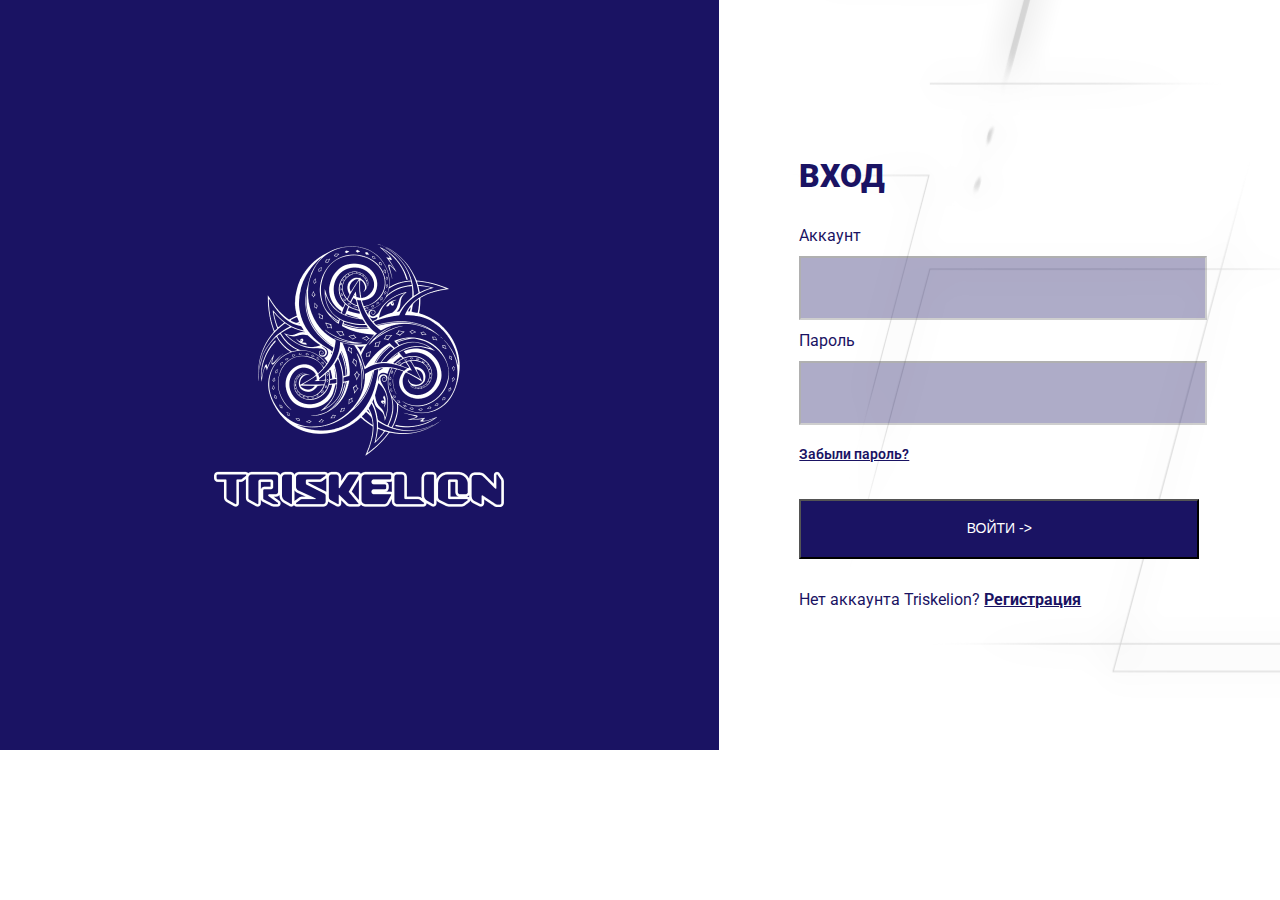
<file: signup.html>
<!DOCTYPE html>
<html lang="en">
<head>
    <meta charset="UTF-8">
    <meta http-equiv="X-UA-Compatible" content="IE=edge">
    <meta name="viewport" content="width=device-width, initial-scale=1.0">
    <title>Document</title>

    <link rel="stylesheet" href="./accets/css/container-signup.css">
    <link rel="stylesheet" href="./accets/css/panel-login.css">
    <link rel="stylesheet" href="./accets/css/global.css">
    <link rel="stylesheet" href="./accets/css/login-adaptive.css">



    <link href="https://cdn.jsdelivr.net/npm/bootstrap@5.1.3/dist/css/bootstrap.min.css" rel="stylesheet" integrity="sha384-1BmE4kWBq78iYhFldvKuhfTAU6auU8tT94WrHftjDbrCEXSU1oBoqyl2QvZ6jIW3" crossorigin="anonymous">
</head>
<body>

    
    <style>

    </style>
    
    <div class="wrpaper">

        <div class="pannel">
            <img src="./accets/image/Tr Logo 1.png" alt="">
        </div>

        <div class="container">
            <div class="container__body">
                <div class="container__title">
                    <h1 id="center-2">ВХОД</h1>

                </div>
                <div class="containr__form">
                    <form action="#">
                        <div class="container__code">
                            <label for="exampleInputEmail1">Аккаунт</label>
                            <input type="email" class="form-control" id="exampleInputEmail1" aria-describedby="emailHelp">

                            <label for="exampleInputPassword1">Пароль</label>
                            <input type="password" class="form-control" id="exampleInputPassword1">

                            <a href="./pass.html">Забыли пароль?</a>
                        </div>
                        <button id="button-submit" type="submit" class="btn btn-primary">ВОЙТИ -></button>
                        <span>Нет аккаунта Triskelion? <a href="./login.html">Регистрация</a></span>
                    </form>
                </div>
                
            </div>
        </div>
    </div>
    <script src="./accets/js/main.js"></script>
    <script src="https://cdn.jsdelivr.net/npm/bootstrap@5.1.3/dist/js/bootstrap.bundle.min.js" integrity="sha384-ka7Sk0Gln4gmtz2MlQnikT1wXgYsOg+OMhuP+IlRH9sENBO0LRn5q+8nbTov4+1p" crossorigin="anonymous"></script>
</body>
</html>
</file>
<file: accets/css/container-cobine.css>
@font-face {
  font-family: "DBE-Nitrogen";
  src: url("../fonts/DBE-Nitrogen.ttf");
}

.main {
  height: 100%;
  display: -webkit-box;
  display: -ms-flexbox;
  display: flex;
  background-image: url("../image/index-bg_1.png");
  padding: 50px 0 0 20px;
  background-size: cover;
  width: 1124px;
}

.main .main__body {
  width: 98%;
}

.main .main__body .main__title h1 {
  font-style: normal;
  font-weight: 800;
  font-size: 24px;
  line-height: 29px;
  color: #1A1363;
}

.main .main__body .main__box .main__top .main__changes {
  display: -webkit-box;
  display: -ms-flexbox;
  display: flex;
  margin: 29px 0;
}

.main .main__body .main__box .main__top .main__changes .main__change {
  margin: 0 15px 0 0;
  display: -webkit-box;
  display: -ms-flexbox;
  display: flex;
  -webkit-box-orient: vertical;
  -webkit-box-direction: normal;
      -ms-flex-direction: column;
          flex-direction: column;
  -webkit-box-align: center;
      -ms-flex-align: center;
          align-items: center;
  background: #191D43;
  border-radius: 10px;
  width: 160px;
  height: 230px;
}

.main .main__body .main__box .main__top .main__changes .main__change .main__text {
  display: -webkit-box;
  display: -ms-flexbox;
  display: flex;
  -webkit-box-orient: vertical;
  -webkit-box-direction: normal;
      -ms-flex-direction: column;
          flex-direction: column;
  -webkit-box-pack: center;
      -ms-flex-pack: center;
          justify-content: center;
  -webkit-box-align: center;
      -ms-flex-align: center;
          align-items: center;
  padding: 20px;
}

.main .main__body .main__box .main__top .main__changes .main__change .main__text span {
  font-style: normal;
  font-weight: 600;
  font-size: 12px;
  line-height: 16px;
  text-align: center;
  color: #FFFFFF;
}

.main .main__body .main__box .main__top .main__changes .main__change .main__text img {
  margin: 30px 0 10px 0;
  width: 20px;
  height: 18px;
}

.main .main__body .main__box .main__top .main__changes .main__change .main__text p {
  font-style: normal;
  font-weight: 700;
  font-size: 20px;
  line-height: 27px;
  text-align: center;
  color: #FFFFFF;
}

.main .main__body .main__box .main__top .main__changes .main__change .main__text .main__bg img {
  margin: 0;
  width: auto;
  height: 131px;
}

.main .main__body .main__box .main__top .main__changes .main__form {
  margin: 0 15px 0 0;
  display: -webkit-box;
  display: -ms-flexbox;
  display: flex;
  -webkit-box-orient: vertical;
  -webkit-box-direction: normal;
      -ms-flex-direction: column;
          flex-direction: column;
  -webkit-box-align: center;
      -ms-flex-align: center;
          align-items: center;
  background: #191D43;
  border-radius: 10px;
  width: 324px;
  height: 230px;
  padding: 20px;
}

.main .main__body .main__box .main__top .main__changes .main__form .main__title {
  width: 100%;
  display: -webkit-box;
  display: -ms-flexbox;
  display: flex;
  /* flex-wrap: nowrap; */
  -webkit-box-orient: horizontal;
  -webkit-box-direction: normal;
      -ms-flex-direction: row;
          flex-direction: row;
}

.main .main__body .main__box .main__top .main__changes .main__form .main__title button {
  border-radius: 5px;
  width: 135px;
  height: 34px;
  border: none;
}

.main .main__body .main__box .main__top .main__changes .main__form form {
  width: 100%;
  margin-top: 15px;
}

.main .main__body .main__box .main__top .main__changes .main__form form input {
  margin-bottom: 20px;
  width: 100%;
  height: 50px;
  border: none;
  border-radius: 5px;
  border: 1px solid rgba(219, 219, 219, 0.2);
  background-color: #0ab3a800;
  font-style: normal;
  font-weight: 400;
  font-size: 14px;
  line-height: 19px;
  /* identical to box height */
  color: #8592A9;
}

.main .main__body .main__box .main__top .main__changes .main__form form button {
  border: none;
  font-style: normal;
  font-weight: 600;
  font-size: 16px;
  line-height: 22px;
  /* identical to box height */
  color: #FFFFFF;
  border-radius: 5px;
  height: 50px;
  width: 100%;
  background: #0AB3A8;
}

.main .main__body .main__box .main__bottom {
  display: -webkit-box;
  display: -ms-flexbox;
  display: flex;
}

.main .main__body .main__box .main__bottom .main__left {
  z-index: 99;
  width: 423px;
  height: 573px;
  border-radius: 15px;
  background: #191D43;
}

.main .main__body .main__box .main__bottom .main__left h1 {
  font-style: normal;
  font-weight: 600;
  font-size: 18px;
  line-height: 24px;
  color: #FFFFFF;
  padding: 15px 15px 0 15px;
}

.main .main__body .main__box .main__bottom .main__left .main__content {
  display: -webkit-box;
  display: -ms-flexbox;
  display: flex;
  -webkit-box-orient: vertical;
  -webkit-box-direction: normal;
      -ms-flex-direction: column;
          flex-direction: column;
  margin: 20px 0;
}

.main .main__body .main__box .main__bottom .main__left .main__content .main__title {
  padding: 0 17px;
  margin-bottom: 20px;
  display: -webkit-box;
  display: -ms-flexbox;
  display: flex;
  -webkit-box-pack: justify;
      -ms-flex-pack: justify;
          justify-content: space-between;
  -webkit-box-align: center;
      -ms-flex-align: center;
          align-items: center;
}

.main .main__body .main__box .main__bottom .main__left .main__content .main__title span {
  font-style: normal;
  font-weight: 600;
  font-size: 14px;
  line-height: 19px;
  /* identical to box height */
  color: #FFFFFF;
}

.main .main__body .main__box .main__bottom .main__left .main__content .main__form .main__row {
  background-color: rgba(255, 222, 173, 0);
  padding: 18px;
  display: -webkit-box;
  display: -ms-flexbox;
  display: flex;
  height: 44px;
  -webkit-box-pack: justify;
      -ms-flex-pack: justify;
          justify-content: space-between;
  -webkit-box-align: center;
      -ms-flex-align: center;
          align-items: center;
}

.main .main__body .main__box .main__bottom .main__left .main__content .main__form .main__row span {
  font-style: normal;
  font-weight: 400;
  font-size: 14px;
  line-height: 19px;
  /* identical to box height */
  color: #A6B0CF;
}

.main .main__body .main__box .main__bottom .main__left .main__content .main__form .main__row #progress {
  border-radius: 5px;
  width: 78px;
  height: 24px;
  background: #0ab3a84d;
  -webkit-box-align: center;
      -ms-flex-align: center;
          align-items: center;
  display: -webkit-box;
  display: -ms-flexbox;
  display: flex;
  -webkit-box-pack: center;
      -ms-flex-pack: center;
          justify-content: center;
}

.main .main__body .main__box .main__bottom .main__left .main__content .main__form .main__row #progress span {
  font-style: normal;
  font-weight: 400;
  font-size: 12px;
  line-height: 16px;
  /* identical to box height */
  color: #0AB3A8;
}

.main .main__body .main__box .main__bottom .main__left .main__content .main__form #splesh {
  background: #ffffff15;
  padding: 15px;
}

.main .main__body .main__box .main__bottom .main__left .main__content .main__form #splesh span {
  font-style: normal;
  font-weight: 400;
  font-size: 14px;
  line-height: 19px;
  /* identical to box height */
  color: #A6B0CF;
}

.main .main__body .main__box .main__bottom .main__left .main__content .main__form #splesh #send {
  background: #e8ae4959;
  font-style: normal;
  font-weight: 400;
  font-size: 12px;
  line-height: 16px;
  /* identical to box height */
  border-radius: 5px;
  width: 78px;
  height: 24px;
  -webkit-box-align: center;
      -ms-flex-align: center;
          align-items: center;
  display: -webkit-box;
  display: -ms-flexbox;
  display: flex;
  -webkit-box-pack: center;
      -ms-flex-pack: center;
          justify-content: center;
}

.main .main__body .main__box .main__bottom .main__left .main__content .main__form #splesh #send span {
  color: #F1B449;
}

.main .main__body .main__box .main__bottom .main__right {
  background: #191D43;
  width: 422px;
  height: 573px;
  margin-left: 20px;
  border-radius: 15px;
  padding: 20px;
}

.main .main__body .main__box .main__bottom .main__right h1 {
  font-style: normal;
  font-weight: 700;
  font-size: 18px;
  line-height: 25px;
  /* identical to box height */
  color: #FFFFFF;
}

.main .main__body .main__box .main__bottom .main__right .main__chat h1 {
  font-style: normal;
  font-weight: 600;
  font-size: 18px;
  line-height: 24px;
  color: #FFFFFF;
  margin: 15px 0;
}

.main .main__body .main__box .main__bottom .main__right .main__chat .main__container {
  height: 400px;
  width: 100%;
}

.main .main__body .main__box .main__bottom .main__right .main__chat .main__container .main__live {
  background: #ffffff15;
  height: 359px;
  width: 100%;
  border-radius: 10px;
  margin: 5px 0 35px 0;
}

.main .main__body .main__box .main__bottom .main__right .main__chat .main__container .main__live .main__input {
  padding: 15px 30px;
}

.main .main__body .main__box .main__bottom .main__right .main__chat .main__container .main__live .main__input .main__title {
  text-align: center;
}

.main .main__body .main__box .main__bottom .main__right .main__chat .main__container .main__live .main__input .main__title h1 {
  font-style: normal;
  font-weight: 600;
  font-size: 16px;
  line-height: 22px;
  /* identical to box height */
  text-align: center;
  color: #9AA7BA;
}

.main .main__body .main__box .main__bottom .main__right .main__chat .main__container .main__live .main__input .main__sendUser .name span {
  font-style: normal;
  font-weight: 400;
  font-size: 16px;
  line-height: 19px;
  /* identical to box height */
  color: #FFFFFF;
}

.main .main__body .main__box .main__bottom .main__right .main__chat .main__container .main__live .main__input .main__sendUser .message {
  position: relative;
  display: -webkit-box;
  display: -ms-flexbox;
  display: flex;
  margin-top: 10px;
  width: 240px;
  height: 74px;
  background: #F7F7F7;
  border-radius: 5px;
  padding: 15px;
}

.main .main__body .main__box .main__bottom .main__right .main__chat .main__container .main__live .main__input .main__sendUser .message .tree-bg {
  position: absolute;
  left: -13px;
  bottom: -3px;
}

.main .main__body .main__box .main__bottom .main__right .main__chat .main__container .main__live .main__input .main__sendUser .message span {
  font-style: normal;
  font-weight: 500;
  font-size: 14px;
  line-height: 19px;
  color: #010101;
}

.main .main__body .main__box .main__bottom .main__right .main__chat .main__container .main__live .main__input .main__sendDer {
  float: right;
  margin: 20px 0;
  display: -webkit-box;
  display: -ms-flexbox;
  display: flex;
  -webkit-box-pack: right;
      -ms-flex-pack: right;
          justify-content: right;
  -webkit-box-orient: vertical;
  -webkit-box-direction: normal;
      -ms-flex-direction: column;
          flex-direction: column;
}

.main .main__body .main__box .main__bottom .main__right .main__chat .main__container .main__live .main__input .main__sendDer .name {
  display: -webkit-box;
  display: -ms-flexbox;
  display: flex;
  -webkit-box-pack: right;
      -ms-flex-pack: right;
          justify-content: right;
}

.main .main__body .main__box .main__bottom .main__right .main__chat .main__container .main__live .main__input .main__sendDer .name span {
  font-style: normal;
  font-weight: 400;
  font-size: 16px;
  line-height: 19px;
  /* identical to box height */
  color: #FFFFFF;
}

.main .main__body .main__box .main__bottom .main__right .main__chat .main__container .main__live .main__input .main__sendDer .message {
  position: relative;
  display: -webkit-box;
  display: -ms-flexbox;
  display: flex;
  margin-top: 10px;
  width: 318px;
  height: 97px;
  background: #D5EAFB;
  border-radius: 5px;
  padding: 15px;
}

.main .main__body .main__box .main__bottom .main__right .main__chat .main__container .main__live .main__input .main__sendDer .message .tree-bg {
  position: absolute;
  right: -13px;
  bottom: -3px;
}

.main .main__body .main__box .main__bottom .main__right .main__chat .main__container .main__live .main__input .main__sendDer .message span {
  font-style: normal;
  font-weight: 500;
  font-size: 16px;
  line-height: 19px;
  color: #010101;
}

.main .main__body .main__box .main__bottom .main__right .main__chat .main__container .main__send {
  background: #F7F7F7;
  border-radius: 10px;
  width: 100%;
  height: 55px;
  padding: 15px;
  display: -webkit-box;
  display: -ms-flexbox;
  display: flex;
  -webkit-box-align: center;
      -ms-flex-align: center;
          align-items: center;
}

.main .main__body .main__box .main__bottom .main__right .main__chat .main__container .main__send input {
  border: none;
}

.main .main__body .main__box .main__bottom .main__right .main__chat .main__container .main__send .main__buttons {
  display: -webkit-box;
  display: -ms-flexbox;
  display: flex;
}

.main .main__body .main__box .main__bottom .main__right .main__chat .main__container .main__send .main__buttons img {
  cursor: pointer;
  margin: 0 5px;
}

#disable {
  background-color: #ffffff1f;
  font-style: normal;
  font-weight: 400;
  font-size: 14px;
  line-height: 19px;
  color: #A6B0CF;
}

#enable {
  background: #FFFFFF;
  font-style: normal;
  font-weight: 400;
  font-size: 14px;
  line-height: 19px;
  color: #191D43;
}
/*# sourceMappingURL=container-cobine.css.map */
</file>
<file: accets/css/panel-index.css>
.pannel {
  background: #191D43;
  display: -webkit-box;
  display: -ms-flexbox;
  display: flex;
  width: 240px;
  height: 726px;
  -webkit-box-orient: vertical;
  -webkit-box-direction: normal;
      -ms-flex-direction: column;
          flex-direction: column;
}

.pannel .pannel__logo {
  height: 100px;
  -webkit-box-align: center;
      -ms-flex-align: center;
          align-items: center;
  display: -webkit-box;
  display: -ms-flexbox;
  display: flex;
  -webkit-box-pack: center;
      -ms-flex-pack: center;
          justify-content: center;
}

.pannel #selected {
  background-color: #ffffff1a;
}

.pannel #selected .pannel__text a {
  color: #ffffff;
}

.pannel .pannel__nav .pannel__navigation {
  display: -webkit-box;
  display: -ms-flexbox;
  display: flex;
  height: 50px;
  -webkit-box-align: center;
      -ms-flex-align: center;
          align-items: center;
}

.pannel .pannel__nav .pannel__navigation .pannel__img {
  display: -webkit-box;
  display: -ms-flexbox;
  display: flex;
  -webkit-box-align: center;
      -ms-flex-align: center;
          align-items: center;
  margin: 0 15px 0 30px;
}

.pannel .pannel__nav .pannel__navigation .pannel__text a {
  text-decoration: none;
  font-style: normal;
  font-weight: 800;
  font-size: 20px;
  line-height: 17px;
  /* identical to box height */
  color: #BABBC7;
}

@media (max-width: 1000px) {
  #pannel-1 {
    display: none;
  }
}
/*# sourceMappingURL=panel-index.css.map */
</file>
<file: accets/css/global.css>
@import url("https://fonts.googleapis.com/css2?family=Roboto:ital,wght@1,300&display=swap");
body {
  margin: 0;
  padding: 0;
  font-size: 15px;
  font-family: 'Roboto', sans-serif;
}
/*# sourceMappingURL=global.css.map */
</file>
<file: accets/css/mobile/mobile-cobine.css>
.wrpaper {
  display: -webkit-box;
  display: -ms-flexbox;
  display: flex;
  -webkit-box-orient: horizontal;
  -webkit-box-direction: normal;
      -ms-flex-direction: row;
          flex-direction: row;
}

.wrapper-mobile {
  width: 100%;
  display: -webkit-box;
  display: -ms-flexbox;
  display: flex;
  height: 100%;
  -webkit-box-orient: vertical;
  -webkit-box-direction: normal;
      -ms-flex-direction: column;
          flex-direction: column;
}

.wrapper-mobile .header {
  display: -webkit-box;
  display: -ms-flexbox;
  display: flex;
  background-color: #191D42;
  width: 100%;
  -webkit-box-align: center;
      -ms-flex-align: center;
          align-items: center;
  padding: 0 15px;
}

.wrapper-mobile .header .header__body {
  display: -webkit-box;
  display: -ms-flexbox;
  display: flex;
  -webkit-box-align: center;
      -ms-flex-align: center;
          align-items: center;
  width: 100%;
  -webkit-box-pack: justify;
      -ms-flex-pack: justify;
          justify-content: space-between;
}

.wrapper-mobile .header .header__menu {
  cursor: pointer;
}

.wrapper-mobile .header .header__menu span {
  color: white;
  font-size: 35px;
}

.wrapper-mobile .main {
  width: 100%;
  padding: 50px 0 0;
  display: -webkit-box;
  display: -ms-flexbox;
  display: flex;
  height: 1550px;
  margin: 15px 0;
}

.wrapper-mobile .main .main__body {
  width: 100%;
}

.wrapper-mobile .main .main__body .main__box {
  width: 100%;
  display: -webkit-box;
  display: -ms-flexbox;
  display: flex;
  -webkit-box-orient: vertical;
  -webkit-box-direction: normal;
      -ms-flex-direction: column;
          flex-direction: column;
}

.wrapper-mobile .main .main__body .main__box .main__cart {
  width: 100%;
  margin: 10px 0;
}

.wrapper-mobile .footer {
  display: -webkit-box;
  display: -ms-flexbox;
  display: flex;
  background-color: #191D42;
  width: 100%;
  -webkit-box-align: center;
      -ms-flex-align: center;
          align-items: center;
  padding: 0 15px;
}

.wrapper-mobile .footer span {
  color: white;
}

#menu-6 {
  z-index: 999;
  display: none;
  position: absolute;
  top: 0;
  left: 0;
  height: 2592px;
  width: 100%;
}

#menu-6 .pannel__logo {
  -webkit-box-pack: justify;
      -ms-flex-pack: justify;
          justify-content: space-between;
  padding: 20px;
}

#menu-6 .pannel__logo span {
  font-size: 35px;
  color: white;
  z-index: 9999;
}

.main .main__body .main__title h1 {
  font-style: normal;
  font-weight: 800;
  /* font-size: 24px; */
  line-height: 29px;
  font-size: 40px;
  color: #1A1363;
}

.main .main__body .main__title {
  text-align: center;
}

.header {
  height: 100px;
}

.footer {
  height: 80px;
}

.pannel-mobile {
  display: none;
}

@media (max-width: 3000px) {
  .wrapper-mobile {
    display: none;
  }
  .main .main__body .main__title {
    text-align: left;
  }
}

@media (max-width: 1000px) {
  .main .main__body .main__box .main__top .main__changes .main__change {
    margin: 0 15px 0 0;
    display: -webkit-box;
    display: -ms-flexbox;
    display: flex;
    -webkit-box-orient: vertical;
    -webkit-box-direction: normal;
    -ms-flex-direction: column;
    flex-direction: column;
    -webkit-box-align: center;
    -ms-flex-align: center;
    align-items: center;
    background: #191D43;
    border-radius: 10px;
    width: 100%;
    height: 230px;
    margin-top: 20px;
  }
  .main .main__body .main__box .main__top .main__changes .main__form {
    margin: 0 15px 0 0;
    display: -webkit-box;
    display: -ms-flexbox;
    display: flex;
    -webkit-box-orient: vertical;
    -webkit-box-direction: normal;
    -ms-flex-direction: column;
    flex-direction: column;
    -webkit-box-align: center;
    -ms-flex-align: center;
    align-items: center;
    background: #191D43;
    border-radius: 10px;
    width: 100%;
    height: 230px;
    padding: 20px;
    margin-top: 20px;
  }
  .main .main__body .main__box .main__top .main__changes .main__form .main__title {
    -webkit-box-pack: center;
        -ms-flex-pack: center;
            justify-content: center;
    width: 100%;
    display: -webkit-box;
    display: -ms-flexbox;
    display: flex;
    /* flex-wrap: nowrap; */
    -webkit-box-orient: horizontal;
    -webkit-box-direction: normal;
    -ms-flex-direction: row;
    flex-direction: row;
  }
  .main .main__body .main__box .main__bottom .main__left {
    z-index: 99;
    width: 100%;
    height: 573px;
    border-radius: 15px;
    background: #191D43;
    margin-top: 20px;
  }
  .main .main__body .main__box .main__bottom .main__right {
    background: #191D43;
    width: 100%;
    height: 573px;
    margin-left: 0;
    border-radius: 15px;
    padding: 20px;
    margin-top: 20px;
  }
  .main .main__body .main__box .main__bottom {
    display: -webkit-box;
    display: -ms-flexbox;
    display: flex;
    -webkit-box-orient: vertical;
    -webkit-box-direction: normal;
        -ms-flex-direction: column;
            flex-direction: column;
  }
  .wrpaper {
    display: none;
  }
  #closeElement {
    display: none;
  }
  .main .main__body .main__box .main__top .main__changes {
    display: -webkit-box;
    display: -ms-flexbox;
    display: flex;
    margin: 29px 0;
    -webkit-box-orient: vertical;
    -webkit-box-direction: normal;
        -ms-flex-direction: column;
            flex-direction: column;
  }
  .main .main__body .main__block .main__right {
    margin-bottom: 20px;
    padding: 20px;
    border-radius: 15px;
    background: #191D42;
    height: 400px;
    width: 100%;
  }
  .main .main__body .main__box .main__boxAll {
    margin: 0 7px;
    width: 100%;
    height: 173px;
    background: #191D43;
    border-radius: 15px;
    padding: 15px 20px;
    display: -webkit-box;
    display: -ms-flexbox;
    display: flex;
    -webkit-box-orient: vertical;
    -webkit-box-direction: normal;
    -ms-flex-direction: column;
    flex-direction: column;
    margin: 10px 0px;
  }
  .main .main__body .main__block {
    display: -webkit-box;
    display: -ms-flexbox;
    display: flex;
    -webkit-box-orient: vertical;
    -webkit-box-direction: normal;
        -ms-flex-direction: column;
            flex-direction: column;
  }
  .wrapper-mobile {
    display: -webkit-box;
    display: -ms-flexbox;
    display: flex;
  }
  .header {
    height: 100px;
  }
  .main .main__body .main__title {
    text-align: cente;
  }
  .wrapper-mobile .main .main__body .main__box {
    width: 100%;
    display: -webkit-box;
    height: 570px;
    display: -ms-flexbox;
    display: flex;
    -webkit-box-orient: vertical;
    -webkit-box-direction: normal;
    -ms-flex-direction: column;
    flex-direction: column;
  }
  .main .main__body .main__block .main__left {
    margin: 0 10px 0 5px;
    width: 100%;
    height: 400px;
    padding: 20px;
    border-radius: 15px;
    background: #191D43;
  }
}

@media (max-width: 440px) {
  .main .main__body .main__box .main__bottom .main__right .main__chat .main__container .main__live .main__input .main__sendDer .message {
    position: relative;
    display: -webkit-box;
    display: -ms-flexbox;
    display: flex;
    margin-top: 10px;
    width: 250px;
    height: 109px;
    background: #D5EAFB;
    border-radius: 5px;
    padding: 15px;
  }
  .main .main__body .main__title h1 {
    font-style: normal;
    font-weight: 800;
    font-size: 24px;
    line-height: 26px;
    font-size: 35px;
    color: #1A1363;
  }
  .main .main__body .main__block .main__left .main__content .main__form #splesh span {
    font-style: normal;
    font-weight: 400;
    font-size: 12px;
    line-height: 19px;
    color: #A6B0CF;
  }
  .main .main__body .main__box .main__cart .main__bottom .main__sell .main__mail span {
    margin: 0 7px;
    font-style: normal;
    font-weight: 500;
    font-size: 12px;
    line-height: 21px;
    color: #FFFFFF;
  }
  .main__icons img {
    width: 18px;
  }
  .main .main__body .main__box .main__cart .main__bottom .main__sell .main__tel span {
    margin: 0 7px;
    font-style: normal;
    font-weight: 500;
    font-size: 12px;
    line-height: 21px;
    color: #FFFFFF;
  }
  .menu-2 .pannel__logo img {
    width: 150px;
  }
  .main__cart {
    width: 100%;
    height: 200px;
    border-radius: 15px;
    background-color: #191D43;
    padding: 10px;
  }
  .main .main__body .main__box .main__cart .main__bottom .main__sell p {
    font-style: normal;
    font-weight: 700;
    font-size: 23px;
    line-height: 41px;
    color: #FFFFFF;
    padding: 0;
  }
  .main .main__body .main__box .main__cart .main__bottom .main__block span {
    font-style: normal;
    font-weight: 800;
    font-size: 13px;
    line-height: 15px;
    color: #FFFFFF;
  }
  .header__logo img {
    width: 110px;
  }
  .header {
    height: 60px;
  }
  .footer {
    height: 60px;
  }
}
/*# sourceMappingURL=mobile-cobine.css.map */
</file>
<file: accets/css/container-index.css>
@font-face {
  font-family: "DBE-Nitrogen";
  src: url("../fonts/DBE-Nitrogen.ttf");
}

.main {
  height: 726px;
  display: -webkit-box;
  display: -ms-flexbox;
  display: flex;
  background-image: url("../image/index-bg_1.png");
  padding: 50px 0 0 20px;
  width: 100%;
  background-size: cover;
}

.main .main__body .main__title h1 {
  font-style: normal;
  font-weight: 800;
  font-size: 24px;
  line-height: 29px;
  color: #1A1363;
}

.main .main__body .main__box {
  margin: 20px 0;
  width: 850px;
  height: 200px;
  display: -webkit-box;
  display: -ms-flexbox;
  display: flex;
}

.main .main__body .main__box .main__cart {
  margin: 0 10px;
  width: 423px;
  height: 200px;
  border-radius: 15px;
  background-color: #191D43;
  padding: 18px;
}

.main .main__body .main__box .main__cart .main__header {
  display: -webkit-box;
  display: -ms-flexbox;
  display: flex;
}

.main .main__body .main__box .main__cart .main__header .main__logo {
  margin-right: 15px;
}

.main .main__body .main__box .main__cart .main__header .main__info p {
  font-style: normal;
  font-weight: 600;
  font-size: 16px;
  line-height: 22px;
  /* identical to box height */
  margin: 5px 0;
  color: #FFFFFF;
}

.main .main__body .main__box .main__cart .main__header .main__info span {
  font-style: normal;
  font-weight: 500;
  font-size: 14px;
  line-height: 19px;
  /* identical to box height */
  color: #FFFFFF;
}

.main .main__body .main__box .main__cart .main__bottom {
  -webkit-box-pack: justify;
      -ms-flex-pack: justify;
          justify-content: space-between;
  display: -webkit-box;
  display: -ms-flexbox;
  display: flex;
}

.main .main__body .main__box .main__cart .main__bottom .main__sell {
  margin: 15px 0 0 0;
}

.main .main__body .main__box .main__cart .main__bottom .main__sell span {
  font-style: normal;
  font-weight: 400;
  font-size: 14px;
  line-height: 29px;
  /* identical to box height */
  color: #FFFFFF;
}

.main .main__body .main__box .main__cart .main__bottom .main__sell p {
  font-style: normal;
  font-weight: 700;
  font-size: 30px;
  line-height: 41px;
  color: #FFFFFF;
  padding: 0;
}

.main .main__body .main__box .main__cart .main__bottom .main__block {
  padding: 60px 0 0 0;
}

.main .main__body .main__box .main__cart .main__bottom .main__block span {
  font-style: normal;
  font-weight: 800;
  font-size: 18px;
  line-height: 15px;
  color: #FFFFFF;
}

.bg-img-1 {
  top: 140px;
  position: absolute;
  left: 430px;
}

.bg-img-2 {
  top: 140px;
  position: absolute;
  left: 860px;
}

.bg-img-3 {
  top: 362px;
  position: absolute;
  left: 431px;
}

.bg-img-4 {
  top: 362px;
  position: absolute;
  left: 860px;
}
/*# sourceMappingURL=container-index.css.map */
</file>
<file: accets/css/mobile/mobile-check.css>
.wrpaper {
  display: -webkit-box;
  display: -ms-flexbox;
  display: flex;
  -webkit-box-orient: horizontal;
  -webkit-box-direction: normal;
      -ms-flex-direction: row;
          flex-direction: row;
}

.wrapper-mobile {
  width: 100%;
  display: -webkit-box;
  display: -ms-flexbox;
  display: flex;
  height: 100%;
  -webkit-box-orient: vertical;
  -webkit-box-direction: normal;
      -ms-flex-direction: column;
          flex-direction: column;
}

.wrapper-mobile .header {
  display: -webkit-box;
  display: -ms-flexbox;
  display: flex;
  background-color: #191D42;
  width: 100%;
  -webkit-box-align: center;
      -ms-flex-align: center;
          align-items: center;
  padding: 0 15px;
}

.wrapper-mobile .header .header__body {
  display: -webkit-box;
  display: -ms-flexbox;
  display: flex;
  -webkit-box-align: center;
      -ms-flex-align: center;
          align-items: center;
  width: 100%;
  -webkit-box-pack: justify;
      -ms-flex-pack: justify;
          justify-content: space-between;
}

.wrapper-mobile .header .header__menu {
  cursor: pointer;
}

.wrapper-mobile .header .header__menu span {
  color: white;
  font-size: 35px;
}

.wrapper-mobile .main {
  padding: 50px 0 0;
  display: -webkit-box;
  display: -ms-flexbox;
  display: flex;
  height: 800px;
  margin: 15px 0;
}

.wrapper-mobile .main .main__body {
  width: 100%;
}

.wrapper-mobile .main .main__body .main__box {
  width: 100%;
  display: -webkit-box;
  display: -ms-flexbox;
  display: flex;
  -webkit-box-orient: vertical;
  -webkit-box-direction: normal;
      -ms-flex-direction: column;
          flex-direction: column;
}

.wrapper-mobile .main .main__body .main__box .main__cart {
  width: 100%;
  margin: 10px 0;
}

.wrapper-mobile .footer {
  display: -webkit-box;
  display: -ms-flexbox;
  display: flex;
  background-color: #191D42;
  width: 100%;
  -webkit-box-align: center;
      -ms-flex-align: center;
          align-items: center;
  padding: 0 15px;
}

.wrapper-mobile .footer span {
  color: white;
}

#menu-1 {
  position: absolute;
  top: 0;
  left: 0;
  height: 135%;
  width: 100%;
}

#menu-1 .pannel__logo {
  -webkit-box-pack: justify;
      -ms-flex-pack: justify;
          justify-content: space-between;
  padding: 20px;
}

#menu-1 .pannel__logo span {
  font-size: 35px;
  color: white;
  z-index: 9999;
}

.main .main__body .main__title h1 {
  font-style: normal;
  font-weight: 800;
  /* font-size: 24px; */
  line-height: 29px;
  font-size: 40px;
  color: #1A1363;
}

.main .main__body .main__title {
  text-align: center;
}

.header {
  height: 100px;
}

.footer {
  height: 80px;
}

.pannel-mobile {
  display: none;
}

@media (max-width: 3000px) {
  .wrapper-mobile {
    display: none;
  }
  .main .main__body .main__title {
    text-align: left;
  }
}

@media (max-width: 1000px) {
  .wrapper-mobile {
    display: -webkit-box;
    display: -ms-flexbox;
    display: flex;
  }
  .wrpaper {
    display: none;
  }
  .header {
    height: 100px;
  }
  .main .main__body .main__title {
    text-align: cente;
  }
}

@media (max-width: 440px) {
  .menu-1 .pannel__logo img {
    width: 150px;
  }
  .main__cart {
    width: 100%;
    height: 200px;
    border-radius: 15px;
    background-color: #191D43;
    padding: 10px;
  }
  .main .main__body .main__box .main__cart .main__bottom .main__sell p {
    font-style: normal;
    font-weight: 700;
    font-size: 23px;
    line-height: 41px;
    color: #FFFFFF;
    padding: 0;
  }
  .main .main__body .main__box .main__cart .main__bottom .main__block span {
    font-style: normal;
    font-weight: 800;
    font-size: 13px;
    line-height: 15px;
    color: #FFFFFF;
  }
  .header__logo img {
    width: 110px;
  }
  .header {
    height: 60px;
  }
  .footer {
    height: 60px;
  }
}
/*# sourceMappingURL=mobile-check.css.map */
</file>
<file: accets/css/container-code.css>
.container {
  display: -webkit-box;
  display: -ms-flexbox;
  display: flex;
  -webkit-box-align: center;
      -ms-flex-align: center;
          align-items: center;
  height: 750px;
  width: 700px;
  background-image: url("../image/login-background.png");
  background-size: cover;
  display: flex;
  align-items: center;
  -webkit-box-pack: center;
      -ms-flex-pack: center;
          justify-content: center;
}

.container .container__body .container__title h1 {
  margin-bottom: 20px;
  font-style: normal;
  font-weight: 900;
  font-size: 32px;
  line-height: 38px;
  color: #1A1363;
}

.container .container__body .container__title p {
  font-style: normal;
  font-weight: 400;
  font-size: 18px;
  line-height: 24px;
  color: #1A1363;
}

.container .container__body .container__title span {
  font-style: normal;
  font-weight: 400;
  font-size: 16px;
  line-height: 21px;
  color: #1A1363;
}

.container .container__body .containr__form form .container__code {
  margin: 15px 0;
  display: -webkit-box;
  display: -ms-flexbox;
  display: flex;
  -webkit-box-pack: justify;
      -ms-flex-pack: justify;
          justify-content: space-between;
}

.container .container__body .containr__form form .container__code input {
  background: #1A1363;
  opacity: 0.35;
  width: 100%;
  height: 60px;
  color: #ffffff;
}

.container .container__body .containr__form form .container__code #button-code {
  background: #1A1363;
  height: 60px;
  width: 144px;
  font-style: normal;
  font-weight: 500;
  font-size: 12px;
  line-height: 16px;
  text-align: center;
  color: #FFFFFF;
}

.container .container__body .containr__form form #button-submit {
  width: 100%;
  height: 60px;
  background: #1A1363;
  font-style: normal;
  font-weight: 500;
  font-size: 14px;
  line-height: 19px;
  color: #FFFFFF;
}

.container .container__body .containr__form form span {
  font-style: normal;
  font-weight: 400;
  font-size: 16px;
  line-height: 21px;
  color: #1A1363;
  margin: 30px 0;
  display: block;
}

.container .container__body .containr__form form span a {
  color: #1A1363;
  font-weight: 700;
  -webkit-text-decoration-line: underline;
          text-decoration-line: underline;
}
/*# sourceMappingURL=container-code.css.map */
</file>
<file: accets/css/panel-login.css>
.pannel {
  background: #1A1363;
  height: 750px;
  display: -webkit-box;
  display: -ms-flexbox;
  display: flex;
  -webkit-box-align: center;
      -ms-flex-align: center;
          align-items: center;
  width: 70%;
  -ms-flex-pack: distribute;
      justify-content: space-around;
}
/*# sourceMappingURL=panel-login.css.map */
</file>
<file: accets/css/login-adaptive.css>
.wrpaper {
  display: -webkit-box;
  display: -ms-flexbox;
  display: flex;
}

.containr__form {
  width: 400px;
  height: 400px;
}

.container__code input {
  width: 100%;
}

@media (max-width: 3000px) {
  .container {
    -webkit-box-pack: center;
        -ms-flex-pack: center;
            justify-content: center;
  }
}

@media (max-width: 420px) {
  .center-1 {
    text-align: center;
  }
  .center-2 {
    text-align: center;
  }
  .pannel {
    width: 100%;
    display: none;
  }
  .wrpaper {
    display: block;
  }
  .container {
    -webkit-box-pack: left;
        -ms-flex-pack: left;
            justify-content: left;
  }
  .containr__form {
    width: 120%;
    height: 400px;
  }
}

@media (max-width: 320px) {
  .center-1 {
    text-align: center;
  }
  .center-2 {
    text-align: center;
  }
  .pannel {
    width: 100%;
    display: none;
  }
  .container {
    -webkit-box-pack: center;
        -ms-flex-pack: center;
            justify-content: center;
  }
  .containr__form {
    width: 90%;
    height: 400px;
  }
}
/*# sourceMappingURL=login-adaptive.css.map */
</file>
<file: accets/css/container-comand.css>
.main {
  height: 726px;
  display: -webkit-box;
  display: -ms-flexbox;
  display: flex;
  background-image: url("../image/index-bg_1.png");
  padding: 50px 0 0 20px;
  width: 100%;
  background-size: cover;
}

.main .main__body .main__title h1 {
  font-style: normal;
  font-weight: 800;
  font-size: 24px;
  line-height: 29px;
  color: #1A1363;
}

.main .main__body .main__box {
  margin: 20px 0;
  width: 850px;
  height: 200px;
  display: -webkit-box;
  display: -ms-flexbox;
  display: flex;
}

.main .main__body .main__box .main__cart {
  background-image: url(../image/cart-bg.png);
  background-size: cover;
  margin: 0 10px;
  width: 423px;
  height: 186px;
  border-radius: 15px;
  background-color: #191D43;
  padding: 18px;
}

.main .main__body .main__box .main__cart .main__header {
  display: -webkit-box;
  display: -ms-flexbox;
  display: flex;
  -webkit-box-pack: justify;
      -ms-flex-pack: justify;
          justify-content: space-between;
}

.main .main__body .main__box .main__cart .main__header .main__logo {
  margin-right: 15px;
}

.main .main__body .main__box .main__cart .main__header .main__info p {
  font-style: normal;
  font-weight: 600;
  font-size: 16px;
  line-height: 22px;
  /* identical to box height */
  margin: 2px 0;
  color: #FFFFFF;
}

.main .main__body .main__box .main__cart .main__header .main__info span {
  font-style: normal;
  font-weight: 400;
  font-size: 14px;
  line-height: 19px;
  /* identical to box height */
  color: #FFFFFF;
}

.main .main__body .main__box .main__cart .main__bottom {
  -webkit-box-pack: justify;
      -ms-flex-pack: justify;
          justify-content: space-between;
  display: -webkit-box;
  display: -ms-flexbox;
  display: flex;
}

.main .main__body .main__box .main__cart .main__bottom .main__sell {
  margin: 15px 0 0 0;
}

.main .main__body .main__box .main__cart .main__bottom .main__sell .main__mail {
  margin: 5px 0;
}

.main .main__body .main__box .main__cart .main__bottom .main__sell .main__mail span {
  margin: 0 7px;
  font-style: normal;
  font-weight: 500;
  font-size: 16px;
  line-height: 21px;
  color: #FFFFFF;
}

.main .main__body .main__box .main__cart .main__bottom .main__sell .main__tel {
  margin: 5px 0;
}

.main .main__body .main__box .main__cart .main__bottom .main__sell .main__tel span {
  margin: 0 7px;
  font-style: normal;
  font-weight: 500;
  font-size: 16px;
  line-height: 21px;
  color: #FFFFFF;
}

.main .main__body .main__box .main__cart .main__bottom .main__block {
  padding: 45px 0 0 0;
}

.main .main__body .main__box .main__cart .main__bottom .main__block .main__icons a {
  margin: 0 3px;
}
/*# sourceMappingURL=container-comand.css.map */
</file>
<file: accets/css/mobile/mobile-comand.css>
.wrpaper {
  display: -webkit-box;
  display: -ms-flexbox;
  display: flex;
  -webkit-box-orient: horizontal;
  -webkit-box-direction: normal;
      -ms-flex-direction: row;
          flex-direction: row;
}

.wrapper-mobile {
  width: 100%;
  display: -webkit-box;
  display: -ms-flexbox;
  display: flex;
  height: 100%;
  -webkit-box-orient: vertical;
  -webkit-box-direction: normal;
      -ms-flex-direction: column;
          flex-direction: column;
}

.wrapper-mobile .header {
  display: -webkit-box;
  display: -ms-flexbox;
  display: flex;
  background-color: #191D42;
  width: 100%;
  -webkit-box-align: center;
      -ms-flex-align: center;
          align-items: center;
  padding: 0 15px;
}

.wrapper-mobile .header .header__body {
  display: -webkit-box;
  display: -ms-flexbox;
  display: flex;
  -webkit-box-align: center;
      -ms-flex-align: center;
          align-items: center;
  width: 100%;
  -webkit-box-pack: justify;
      -ms-flex-pack: justify;
          justify-content: space-between;
}

.wrapper-mobile .header .header__menu {
  cursor: pointer;
}

.wrapper-mobile .header .header__menu span {
  color: white;
  font-size: 35px;
}

.wrapper-mobile .main {
  padding: 50px 0 0;
  display: -webkit-box;
  display: -ms-flexbox;
  display: flex;
  height: 900px;
  margin: 15px 0;
}

.wrapper-mobile .main .main__body {
  width: 100%;
}

.wrapper-mobile .main .main__body .main__box {
  width: 100%;
  display: -webkit-box;
  display: -ms-flexbox;
  display: flex;
  -webkit-box-orient: vertical;
  -webkit-box-direction: normal;
      -ms-flex-direction: column;
          flex-direction: column;
}

.wrapper-mobile .main .main__body .main__box .main__cart {
  width: 100%;
  margin: 10px 0;
}

.wrapper-mobile .footer {
  display: -webkit-box;
  display: -ms-flexbox;
  display: flex;
  background-color: #191D42;
  width: 100%;
  -webkit-box-align: center;
      -ms-flex-align: center;
          align-items: center;
  padding: 0 15px;
}

.wrapper-mobile .footer span {
  color: white;
}

#menu-2 {
  display: none;
  position: absolute;
  top: 0;
  left: 0;
  height: 135%;
  width: 100%;
}

#menu-2 .pannel__logo {
  -webkit-box-pack: justify;
      -ms-flex-pack: justify;
          justify-content: space-between;
  padding: 20px;
}

#menu-2 .pannel__logo span {
  font-size: 35px;
  color: white;
  z-index: 9999;
}

.main .main__body .main__title h1 {
  font-style: normal;
  font-weight: 800;
  /* font-size: 24px; */
  line-height: 29px;
  font-size: 40px;
  color: #1A1363;
}

.main .main__body .main__title {
  text-align: center;
}

.header {
  height: 100px;
}

.footer {
  height: 80px;
}

.pannel-mobile {
  display: none;
}

@media (max-width: 3000px) {
  .wrapper-mobile {
    display: none;
  }
  .main .main__body .main__title {
    text-align: left;
  }
}

@media (max-width: 1000px) {
  .wrapper-mobile {
    display: -webkit-box;
    display: -ms-flexbox;
    display: flex;
  }
  .wrpaper {
    display: none;
  }
  .header {
    height: 100px;
  }
  .main .main__body .main__title {
    text-align: cente;
  }
  .wrapper-mobile .main .main__body .main__box {
    width: 100%;
    display: -webkit-box;
    height: 370px;
    display: -ms-flexbox;
    display: flex;
    -webkit-box-orient: vertical;
    -webkit-box-direction: normal;
    -ms-flex-direction: column;
    flex-direction: column;
  }
}

@media (max-width: 440px) {
  .main .main__body .main__box .main__cart .main__bottom .main__sell .main__mail span {
    margin: 0 7px;
    font-style: normal;
    font-weight: 500;
    font-size: 12px;
    line-height: 21px;
    color: #FFFFFF;
  }
  .main__icons img {
    width: 18px;
  }
  .main .main__body .main__box .main__cart .main__bottom .main__sell .main__tel span {
    margin: 0 7px;
    font-style: normal;
    font-weight: 500;
    font-size: 12px;
    line-height: 21px;
    color: #FFFFFF;
  }
  .menu-2 .pannel__logo img {
    width: 150px;
  }
  .main__cart {
    width: 100%;
    height: 200px;
    border-radius: 15px;
    background-color: #191D43;
    padding: 10px;
  }
  .main .main__body .main__box .main__cart .main__bottom .main__sell p {
    font-style: normal;
    font-weight: 700;
    font-size: 23px;
    line-height: 41px;
    color: #FFFFFF;
    padding: 0;
  }
  .main .main__body .main__box .main__cart .main__bottom .main__block span {
    font-style: normal;
    font-weight: 800;
    font-size: 13px;
    line-height: 15px;
    color: #FFFFFF;
  }
  .header__logo img {
    width: 110px;
  }
  .header {
    height: 60px;
  }
  .footer {
    height: 60px;
  }
}
/*# sourceMappingURL=mobile-comand.css.map */
</file>
<file: accets/css/container-invis.css>
@font-face {
  font-family: "DBE-Nitrogen";
  src: url("../fonts/DBE-Nitrogen.ttf");
}

.main {
  height: 726px;
  display: -webkit-box;
  display: -ms-flexbox;
  display: flex;
  background-image: url("../image/index-bg_1.png");
  padding: 50px 0 0 20px;
  background-size: cover;
  width: 1124px;
}

.main .main__body {
  width: 98%;
}

.main .main__body .main__title h1 {
  font-style: normal;
  font-weight: 800;
  font-size: 24px;
  line-height: 29px;
  color: #1A1363;
}

.main .main__body .main__box {
  margin: 20px 0;
  display: -webkit-box;
  display: -ms-flexbox;
  display: flex;
  -webkit-box-orient: horizontal;
  -webkit-box-direction: normal;
      -ms-flex-direction: row;
          flex-direction: row;
}

.main .main__body .main__box .main__boxAll {
  margin: 0 7px;
  width: 275px;
  height: 173px;
  background: #191D43;
  border-radius: 15px;
  padding: 15px 20px;
  display: -webkit-box;
  display: -ms-flexbox;
  display: flex;
  -webkit-box-orient: vertical;
  -webkit-box-direction: normal;
      -ms-flex-direction: column;
          flex-direction: column;
}

.main .main__body .main__box .main__boxAll p {
  font-style: normal;
  font-weight: 400;
  font-size: 14px;
  line-height: 19px;
  color: #FCFCFC;
}

.main .main__body .main__box .main__boxAll .main__header {
  margin: 0 0 18px 0;
  -webkit-box-pack: justify;
      -ms-flex-pack: justify;
          justify-content: space-between;
  -webkit-box-align: center;
      -ms-flex-align: center;
          align-items: center;
  display: -webkit-box;
  display: -ms-flexbox;
  display: flex;
}

.main .main__body .main__box .main__boxAll .main__header .main__text span {
  font-style: normal;
  font-weight: 600;
  font-size: 14px;
  line-height: 19px;
  /* identical to box height */
  color: #FFFFFF;
}

.main .main__body .main__box .main__boxAll .main__header .main__img {
  background: #ffffff33;
  border-radius: 50%;
  height: 48px;
  width: 48px;
  display: -webkit-box;
  display: -ms-flexbox;
  display: flex;
  -webkit-box-align: center;
      -ms-flex-align: center;
          align-items: center;
  -webkit-box-pack: center;
      -ms-flex-pack: center;
          justify-content: center;
}

.main .main__body .main__box .main__boxAll .main__footer {
  margin: 0 0 13px 0;
  -webkit-box-pack: justify;
      -ms-flex-pack: justify;
          justify-content: space-between;
  -webkit-box-align: center;
      -ms-flex-align: center;
          align-items: center;
  display: -webkit-box;
  display: -ms-flexbox;
  display: flex;
}

.main .main__body .main__box .main__boxAll .main__footer .main__sell span {
  font-style: normal;
  font-weight: 700;
  font-size: 20px;
  line-height: 27px;
  color: #FFFFFF;
}

.main .main__body .main__box .main__boxAll .main__footer .main__app {
  background: #0ab3a82f;
  width: 100px;
  height: 28px;
  display: -webkit-box;
  display: -ms-flexbox;
  display: flex;
  -webkit-box-align: center;
      -ms-flex-align: center;
          align-items: center;
  -webkit-box-pack: justify;
      -ms-flex-pack: justify;
          justify-content: space-between;
  padding: 18px;
  border-radius: 10px;
}

.main .main__body .main__box .main__boxAll .main__footer .main__app span {
  font-style: normal;
  font-weight: 400;
  font-size: 14px;
  line-height: 19px;
  /* identical to box height */
  color: #0AB3A8;
}

.main .main__body .main__box .main__boxAll .main__footer #red {
  background: #d45c4725;
  width: 100px;
  height: 28px;
  display: -webkit-box;
  display: -ms-flexbox;
  display: flex;
  -webkit-box-align: center;
      -ms-flex-align: center;
          align-items: center;
  -webkit-box-pack: justify;
      -ms-flex-pack: justify;
          justify-content: space-between;
  padding: 18px;
  border-radius: 10px;
}

.main .main__body .main__box .main__boxAll .main__footer #red span {
  font-style: normal;
  font-weight: 400;
  font-size: 14px;
  line-height: 19px;
  /* identical to box height */
  color: #F06548;
}

.main .main__body .main__block {
  display: -webkit-box;
  display: -ms-flexbox;
  display: flex;
}

.main .main__body .main__block .main__left {
  margin: 0 10px 0 5px;
  width: 570px;
  height: 400px;
  padding: 20px;
  border-radius: 15px;
  background: #191D43;
}

.main .main__body .main__block .main__left h1 {
  font-style: normal;
  font-weight: 600;
  font-size: 18px;
  line-height: 24px;
  color: #FFFFFF;
}

.main .main__body .main__block .main__left .main__content {
  display: -webkit-box;
  display: -ms-flexbox;
  display: flex;
  -webkit-box-orient: vertical;
  -webkit-box-direction: normal;
      -ms-flex-direction: column;
          flex-direction: column;
  margin: 20px 0;
}

.main .main__body .main__block .main__left .main__content .main__title {
  padding: 0 17px;
  margin-bottom: 20px;
  display: -webkit-box;
  display: -ms-flexbox;
  display: flex;
  -webkit-box-pack: justify;
      -ms-flex-pack: justify;
          justify-content: space-between;
  -webkit-box-align: center;
      -ms-flex-align: center;
          align-items: center;
}

.main .main__body .main__block .main__left .main__content .main__title span {
  font-style: normal;
  font-weight: 600;
  font-size: 14px;
  line-height: 19px;
  /* identical to box height */
  color: #FFFFFF;
}

.main .main__body .main__block .main__left .main__content .main__form .main__row {
  background-color: rgba(255, 222, 173, 0);
  border-radius: 10px;
  padding: 15px;
  display: -webkit-box;
  display: -ms-flexbox;
  display: flex;
  -webkit-box-pack: justify;
      -ms-flex-pack: justify;
          justify-content: space-between;
  -webkit-box-align: center;
      -ms-flex-align: center;
          align-items: center;
}

.main .main__body .main__block .main__left .main__content .main__form .main__row span {
  font-style: normal;
  font-weight: 400;
  font-size: 14px;
  line-height: 19px;
  /* identical to box height */
  color: #A6B0CF;
}

.main .main__body .main__block .main__left .main__content .main__form #splesh {
  background: #ffffff15;
  border-radius: 10px;
  padding: 15px;
}

.main .main__body .main__block .main__left .main__content .main__form #splesh span {
  font-style: normal;
  font-weight: 400;
  font-size: 14px;
  line-height: 19px;
  /* identical to box height */
  color: #A6B0CF;
}

.main .main__body .main__block .main__right {
  padding: 20px;
  border-radius: 15px;
  background: #191D43;
  width: 275px;
  height: 400px;
}

.main .main__body .main__block .main__right h1 {
  font-style: normal;
  font-weight: 600;
  font-size: 18px;
  line-height: 24px;
  color: #FFFFFF;
}

.main .main__body .main__block .main__right .main__content .main__title {
  margin: 15px 0 10px 0;
}

.main .main__body .main__block .main__right .main__content .main__title label {
  font-style: normal;
  font-weight: 400;
  font-size: 14px;
  line-height: 19px;
  color: #FFFFFF;
  margin-bottom: 10px;
}

.main .main__body .main__block .main__right .main__content .main__title input {
  height: 49px;
  font-style: normal;
  font-weight: 400;
  font-size: 14px;
  line-height: 19px;
  color: #FFFFFF;
  border: 1px solid rgba(219, 219, 219, 0.2);
  background-color: #191d4300;
}

.main .main__body .main__block .main__right .main__form {
  margin-top: 25px;
}

.main .main__body .main__block .main__right .main__form input {
  width: 19px;
  height: 19px;
  background-color: #0ab3a800;
  border: 1px solid #DBDBDB;
}

.main .main__body .main__block .main__right .main__form label {
  font-style: normal;
  font-weight: 400;
  font-size: 16px;
  line-height: 21px;
  color: #FFFFFF;
}

.main .main__body .main__block .main__right .main__form .main__rows {
  margin: 15px 0;
}

.main .main__body .main__block .main__right .main__form .main__rowsB {
  margin-top: 20px;
  display: -webkit-box;
  display: -ms-flexbox;
  display: flex;
  -webkit-box-pack: center;
      -ms-flex-pack: center;
          justify-content: center;
  -webkit-box-align: center;
      -ms-flex-align: center;
          align-items: center;
}

.main .main__body .main__block .main__right .main__form .main__rowsB button {
  height: 50px;
  width: 180px;
  background: #0AB3A8;
}
/*# sourceMappingURL=container-invis.css.map */
</file>
<file: accets/css/mobile/mobile-invis.css>
.wrpaper {
  display: -webkit-box;
  display: -ms-flexbox;
  display: flex;
  -webkit-box-orient: horizontal;
  -webkit-box-direction: normal;
      -ms-flex-direction: row;
          flex-direction: row;
}

.wrapper-mobile {
  width: 100%;
  display: -webkit-box;
  display: -ms-flexbox;
  display: flex;
  height: 100%;
  -webkit-box-orient: vertical;
  -webkit-box-direction: normal;
      -ms-flex-direction: column;
          flex-direction: column;
}

.wrapper-mobile .header {
  display: -webkit-box;
  display: -ms-flexbox;
  display: flex;
  background-color: #191D42;
  width: 100%;
  -webkit-box-align: center;
      -ms-flex-align: center;
          align-items: center;
  padding: 0 15px;
}

.wrapper-mobile .header .header__body {
  display: -webkit-box;
  display: -ms-flexbox;
  display: flex;
  -webkit-box-align: center;
      -ms-flex-align: center;
          align-items: center;
  width: 100%;
  -webkit-box-pack: justify;
      -ms-flex-pack: justify;
          justify-content: space-between;
}

.wrapper-mobile .header .header__menu {
  cursor: pointer;
}

.wrapper-mobile .header .header__menu span {
  color: white;
  font-size: 35px;
}

.wrapper-mobile .main {
  width: 100%;
  padding: 50px 0 0;
  display: -webkit-box;
  display: -ms-flexbox;
  display: flex;
  height: 1518px;
  margin: 15px 0;
}

.wrapper-mobile .main .main__body {
  width: 100%;
}

.wrapper-mobile .main .main__body .main__box {
  width: 100%;
  display: -webkit-box;
  display: -ms-flexbox;
  display: flex;
  -webkit-box-orient: vertical;
  -webkit-box-direction: normal;
      -ms-flex-direction: column;
          flex-direction: column;
}

.wrapper-mobile .main .main__body .main__box .main__cart {
  width: 100%;
  margin: 10px 0;
}

.wrapper-mobile .footer {
  display: -webkit-box;
  display: -ms-flexbox;
  display: flex;
  background-color: #191D42;
  width: 100%;
  -webkit-box-align: center;
      -ms-flex-align: center;
          align-items: center;
  padding: 0 15px;
}

.wrapper-mobile .footer span {
  color: white;
}

#menu-5 {
  z-index: 999;
  display: none;
  position: absolute;
  top: 0;
  left: 0;
  height: 2592px;
  width: 100%;
}

#menu-5 .pannel__logo {
  -webkit-box-pack: justify;
      -ms-flex-pack: justify;
          justify-content: space-between;
  padding: 20px;
}

#menu-5 .pannel__logo span {
  font-size: 35px;
  color: white;
  z-index: 9999;
}

.main .main__body .main__title h1 {
  font-style: normal;
  font-weight: 800;
  /* font-size: 24px; */
  line-height: 29px;
  font-size: 40px;
  color: #1A1363;
}

.main .main__body .main__title {
  text-align: center;
}

.header {
  height: 100px;
}

.footer {
  height: 80px;
}

.pannel-mobile {
  display: none;
}

@media (max-width: 3000px) {
  .wrapper-mobile {
    display: none;
  }
  .main .main__body .main__title {
    text-align: left;
  }
}

@media (max-width: 1000px) {
  .main .main__body .main__box .main__top .main__changes .main__change {
    margin: 0 15px 0 0;
    display: -webkit-box;
    display: -ms-flexbox;
    display: flex;
    -webkit-box-orient: vertical;
    -webkit-box-direction: normal;
    -ms-flex-direction: column;
    flex-direction: column;
    -webkit-box-align: center;
    -ms-flex-align: center;
    align-items: center;
    background: #191D43;
    border-radius: 10px;
    width: 100%;
    height: 230px;
    margin-top: 20px;
  }
  .main .main__body .main__box .main__top .main__changes .main__form {
    margin: 0 15px 0 0;
    display: -webkit-box;
    display: -ms-flexbox;
    display: flex;
    -webkit-box-orient: vertical;
    -webkit-box-direction: normal;
    -ms-flex-direction: column;
    flex-direction: column;
    -webkit-box-align: center;
    -ms-flex-align: center;
    align-items: center;
    background: #191D43;
    border-radius: 10px;
    width: 100%;
    height: 230px;
    padding: 20px;
    margin-top: 20px;
  }
  .main .main__body .main__box .main__top .main__changes .main__form .main__title {
    -webkit-box-pack: center;
        -ms-flex-pack: center;
            justify-content: center;
    width: 100%;
    display: -webkit-box;
    display: -ms-flexbox;
    display: flex;
    /* flex-wrap: nowrap; */
    -webkit-box-orient: horizontal;
    -webkit-box-direction: normal;
    -ms-flex-direction: row;
    flex-direction: row;
  }
  .main .main__body .main__box .main__bottom .main__left {
    z-index: 99;
    width: 100%;
    height: 573px;
    border-radius: 15px;
    background: #191D43;
    margin-top: 20px;
  }
  .main .main__body .main__box .main__bottom .main__right {
    background: #191D43;
    width: 100%;
    height: 573px;
    margin-left: 0;
    border-radius: 15px;
    padding: 20px;
    margin-top: 20px;
  }
  .main .main__body .main__box .main__bottom {
    display: -webkit-box;
    display: -ms-flexbox;
    display: flex;
    -webkit-box-orient: vertical;
    -webkit-box-direction: normal;
        -ms-flex-direction: column;
            flex-direction: column;
  }
  .wrpaper {
    display: none;
  }
  #closeElement {
    display: none;
  }
  .main .main__body .main__box .main__top .main__changes {
    display: -webkit-box;
    display: -ms-flexbox;
    display: flex;
    margin: 29px 0;
    -webkit-box-orient: vertical;
    -webkit-box-direction: normal;
        -ms-flex-direction: column;
            flex-direction: column;
  }
  .main .main__body .main__block .main__right {
    margin-bottom: 20px;
    padding: 20px;
    border-radius: 15px;
    background: #191D42;
    height: 400px;
    width: 100%;
  }
  .main .main__body .main__box .main__boxAll {
    margin: 0 7px;
    width: 100%;
    height: 173px;
    background: #191D43;
    border-radius: 15px;
    padding: 15px 20px;
    display: -webkit-box;
    display: -ms-flexbox;
    display: flex;
    -webkit-box-orient: vertical;
    -webkit-box-direction: normal;
    -ms-flex-direction: column;
    flex-direction: column;
    margin: 10px 0px;
  }
  .main .main__body .main__block {
    display: -webkit-box;
    display: -ms-flexbox;
    display: flex;
    -webkit-box-orient: vertical;
    -webkit-box-direction: normal;
        -ms-flex-direction: column;
            flex-direction: column;
  }
  .wrapper-mobile {
    display: -webkit-box;
    display: -ms-flexbox;
    display: flex;
  }
  .header {
    height: 100px;
  }
  .main .main__body .main__title {
    text-align: cente;
  }
  .wrapper-mobile .main .main__body .main__box {
    width: 100%;
    display: -webkit-box;
    height: 570px;
    display: -ms-flexbox;
    display: flex;
    -webkit-box-orient: vertical;
    -webkit-box-direction: normal;
    -ms-flex-direction: column;
    flex-direction: column;
  }
  .main .main__body .main__block .main__left {
    margin: 0 10px 0 5px;
    width: 100%;
    height: 400px;
    padding: 20px;
    border-radius: 15px;
    background: #191D43;
  }
}

@media (max-width: 440px) {
  .main .main__body .main__box .main__bottom .main__right .main__chat .main__container .main__live .main__input .main__sendDer .message {
    position: relative;
    display: -webkit-box;
    display: -ms-flexbox;
    display: flex;
    margin-top: 10px;
    width: 250px;
    height: 109px;
    background: #D5EAFB;
    border-radius: 5px;
    padding: 15px;
  }
  .main .main__body .main__title h1 {
    font-style: normal;
    font-weight: 800;
    font-size: 24px;
    line-height: 26px;
    font-size: 35px;
    color: #1A1363;
  }
  .main .main__body .main__block .main__left .main__content .main__form #splesh span {
    font-style: normal;
    font-weight: 400;
    font-size: 12px;
    line-height: 19px;
    color: #A6B0CF;
  }
  .main .main__body .main__box .main__cart .main__bottom .main__sell .main__mail span {
    margin: 0 7px;
    font-style: normal;
    font-weight: 500;
    font-size: 12px;
    line-height: 21px;
    color: #FFFFFF;
  }
  .main__icons img {
    width: 18px;
  }
  .main .main__body .main__box .main__cart .main__bottom .main__sell .main__tel span {
    margin: 0 7px;
    font-style: normal;
    font-weight: 500;
    font-size: 12px;
    line-height: 21px;
    color: #FFFFFF;
  }
  .menu-2 .pannel__logo img {
    width: 150px;
  }
  .main__cart {
    width: 100%;
    height: 200px;
    border-radius: 15px;
    background-color: #191D43;
    padding: 10px;
  }
  .main .main__body .main__box .main__cart .main__bottom .main__sell p {
    font-style: normal;
    font-weight: 700;
    font-size: 23px;
    line-height: 41px;
    color: #FFFFFF;
    padding: 0;
  }
  .main .main__body .main__box .main__cart .main__bottom .main__block span {
    font-style: normal;
    font-weight: 800;
    font-size: 13px;
    line-height: 15px;
    color: #FFFFFF;
  }
  .header__logo img {
    width: 110px;
  }
  .header {
    height: 60px;
  }
  .footer {
    height: 60px;
  }
}
/*# sourceMappingURL=mobile-invis.css.map */
</file>
<file: accets/css/container-login.css>
.container {
  display: -webkit-box;
  display: -ms-flexbox;
  display: flex;
  -webkit-box-align: center;
      -ms-flex-align: center;
          align-items: center;
  height: 750px;
  width: 700px;
  background-image: url("../image/login-background.png");
  background-size: cover;
  display: flex;
  align-items: center;
  -webkit-box-pack: center;
      -ms-flex-pack: center;
          justify-content: center;
}

.container .container__body .container__title h1 {
  margin-bottom: 20px;
  font-style: normal;
  font-weight: 900;
  font-size: 32px;
  line-height: 38px;
  color: #1A1363;
}

.container .container__body .containr__form form .container__code {
  margin: 15px 0;
  display: -webkit-box;
  display: -ms-flexbox;
  display: flex;
  -webkit-box-orient: vertical;
  -webkit-box-direction: normal;
      -ms-flex-direction: column;
          flex-direction: column;
  -webkit-box-pack: justify;
      -ms-flex-pack: justify;
          justify-content: space-between;
}

.container .container__body .containr__form form .container__code input {
  background: #1A1363;
  opacity: 0.35;
  height: 58px;
  color: #ffffff;
}

.container .container__body .containr__form form .container__code label {
  margin: 10px 0;
  font-style: normal;
  font-weight: 400;
  font-size: 16px;
  line-height: 21px;
  color: #1A1363;
}

.container .container__body .containr__form form .container__code a {
  margin: 20px 0;
  font-style: normal;
  font-weight: 600;
  font-size: 14px;
  line-height: 19px;
  -webkit-text-decoration-line: underline;
          text-decoration-line: underline;
  color: #1A1363;
}

.container .container__body .containr__form form .container__checkbox {
  margin: 5px 0 25px 0;
}

.container .container__body .containr__form form .container__checkbox input {
  height: 24px;
  width: 24px;
  opacity: 1;
  background-color: #1A1363;
}

.container .container__body .containr__form form .container__checkbox label {
  margin-left: 10px;
  font-style: normal;
  font-weight: 500;
  font-size: 14px;
  line-height: 19px;
  color: #1A1363;
}

.container .container__body .containr__form form .container__checkbox label a {
  font-weight: 800;
  color: #1A1363;
}

.container .container__body .containr__form form #button-submit {
  width: 100%;
  height: 60px;
  background: #1A1363;
  font-style: normal;
  font-weight: 500;
  font-size: 14px;
  line-height: 19px;
  color: #FFFFFF;
}

.container .container__body .containr__form form #button-submit a {
  text-decoration: none;
  color: #FFFFFF;
}

.container .container__body .containr__form form span {
  font-style: normal;
  font-weight: 400;
  font-size: 16px;
  line-height: 21px;
  color: #1A1363;
  margin: 30px 0;
  display: block;
}

.container .container__body .containr__form form span a {
  color: #1A1363;
  font-weight: 700;
  -webkit-text-decoration-line: underline;
          text-decoration-line: underline;
}
/*# sourceMappingURL=container-login.css.map */
</file>
<file: accets/css/container-matr.css>
.main {
  height: 1130px;
  display: -webkit-box;
  display: -ms-flexbox;
  display: flex;
  background-image: url("../image/index-bg_1.png");
  padding: 50px 0 0 20px;
  width: 100%;
  background-size: cover;
}

.main .main__body .main__title h1 {
  font-style: normal;
  font-weight: 800;
  font-size: 24px;
  line-height: 29px;
  color: #1A1363;
}

.main .main__body .main__title p {
  cursor: pointer;
}

.main .main__body .main__box-1 {
  cursor: pointer;
}

.main .main__body .main__box-1 .main__row {
  background-image: url("../image/bg-mic.png");
  background-size: cover;
  padding: 15px;
  -webkit-box-orient: vertical;
  -webkit-box-direction: normal;
      -ms-flex-direction: column;
          flex-direction: column;
  display: -webkit-box;
  display: -ms-flexbox;
  display: flex;
  background: #191D43;
  width: 248px;
  height: 120px;
  border-radius: 15px;
}

.main .main__body .main__box-1 .main__row .main__header {
  margin-bottom: 15px;
  display: -webkit-box;
  display: -ms-flexbox;
  display: flex;
}

.main .main__body .main__box-1 .main__row .main__header .main__text {
  display: -webkit-box;
  display: -ms-flexbox;
  display: flex;
}

.main .main__body .main__box-1 .main__row .main__header .main__text span {
  margin-left: 15px;
  font-style: normal;
  font-weight: 600;
  font-size: 14px;
  line-height: 19px;
  color: #FFFFFF;
}

.main .main__body .main__box-1 .main__row .main__bottom {
  display: -webkit-box;
  display: -ms-flexbox;
  display: flex;
  -webkit-box-pack: justify;
      -ms-flex-pack: justify;
          justify-content: space-between;
}

.main .main__body .main__box-1 .main__row .main__bottom .main__id span {
  font-style: normal;
  font-weight: 600;
  font-size: 14px;
  line-height: 19px;
  /* identical to box height */
  color: #FFFFFF;
}

.main .main__body .main__box-1 .main__row .main__bottom .main__bot span {
  font-style: normal;
  font-weight: 400;
  font-size: 13.941px;
  line-height: 19px;
  /* identical to box height */
  color: #FFFFFF;
}

.main .main__body .main__box-1 .main__row .main__bottom .main__bot span img {
  margin-right: 10px;
}
/*# sourceMappingURL=container-matr.css.map */
</file>
<file: accets/css/mobile/mobile-matr.css>
.wrpaper {
  display: -webkit-box;
  display: -ms-flexbox;
  display: flex;
  -webkit-box-orient: horizontal;
  -webkit-box-direction: normal;
      -ms-flex-direction: row;
          flex-direction: row;
}

.wrapper-mobile {
  width: 100%;
  display: -webkit-box;
  display: -ms-flexbox;
  display: flex;
  height: 100%;
  -webkit-box-orient: vertical;
  -webkit-box-direction: normal;
      -ms-flex-direction: column;
          flex-direction: column;
}

.wrapper-mobile .header {
  display: -webkit-box;
  display: -ms-flexbox;
  display: flex;
  background-color: #191D42;
  width: 100%;
  -webkit-box-align: center;
      -ms-flex-align: center;
          align-items: center;
  padding: 0 15px;
}

.wrapper-mobile .header .header__body {
  display: -webkit-box;
  display: -ms-flexbox;
  display: flex;
  -webkit-box-align: center;
      -ms-flex-align: center;
          align-items: center;
  width: 100%;
  -webkit-box-pack: justify;
      -ms-flex-pack: justify;
          justify-content: space-between;
}

.wrapper-mobile .header .header__menu {
  cursor: pointer;
}

.wrapper-mobile .header .header__menu span {
  color: white;
  font-size: 35px;
}

.wrapper-mobile .main {
  display: -webkit-box;
  display: -ms-flexbox;
  display: flex;
  height: 900px;
  margin: 0;
  padding: 0;
}

.wrapper-mobile .main .main__body {
  width: 100%;
}

.wrapper-mobile .main .main__body .main__box {
  width: 100%;
  display: -webkit-box;
  display: -ms-flexbox;
  display: flex;
  -webkit-box-orient: vertical;
  -webkit-box-direction: normal;
      -ms-flex-direction: column;
          flex-direction: column;
}

.wrapper-mobile .main .main__body .main__box .main__cart {
  width: 100%;
  margin: 10px 0;
}

.wrapper-mobile .footer {
  display: -webkit-box;
  display: -ms-flexbox;
  display: flex;
  background-color: #191D42;
  width: 100%;
  -webkit-box-align: center;
      -ms-flex-align: center;
          align-items: center;
  padding: 0 15px;
}

.wrapper-mobile .footer span {
  color: white;
}

.main .main__body .main__box-1 {
  cursor: pointer;
  height: 100%;
}

.main .main__body .main__box-1 img {
  height: 100%;
  width: 100%;
}

#menu-4 {
  display: none;
  position: absolute;
  top: 0;
  left: 0;
  height: 135%;
  width: 100%;
}

#menu-4 .pannel__logo {
  -webkit-box-pack: justify;
      -ms-flex-pack: justify;
          justify-content: space-between;
  padding: 20px;
}

#menu-4 .pannel__logo span {
  font-size: 35px;
  color: white;
  z-index: 9999;
}

.main .main__body .main__title h1 {
  font-style: normal;
  font-weight: 800;
  /* font-size: 24px; */
  line-height: 29px;
  font-size: 40px;
  color: #1A1363;
}

.main .main__body .main__title {
  text-align: center;
}

.header {
  height: 100px;
}

.footer {
  height: 80px;
}

.pannel-mobile {
  display: none;
}

@media (max-width: 3000px) {
  .wrapper-mobile {
    display: none;
  }
  .main .main__body .main__title {
    text-align: left;
  }
}

@media (max-width: 1000px) {
  .wrapper-mobile {
    display: -webkit-box;
    display: -ms-flexbox;
    display: flex;
  }
  .wrpaper {
    display: none;
  }
  .header {
    height: 100px;
  }
  .main .main__body .main__title {
    text-align: cente;
  }
  .wrapper-mobile .main .main__body .main__box {
    width: 100%;
    display: -webkit-box;
    height: 370px;
    display: -ms-flexbox;
    display: flex;
    -webkit-box-orient: vertical;
    -webkit-box-direction: normal;
    -ms-flex-direction: column;
    flex-direction: column;
  }
}

.main .main__body .main__title h1 {
  margin: 0 0 30px 0;
  font-style: normal;
  font-weight: 800;
  /* font-size: 24px; */
  line-height: 29px;
  font-size: 40px;
  color: #1A1363;
}

@media (max-width: 440px) {
  .main .main__body .main__box .main__cart .main__bottom .main__sell .main__mail span {
    margin: 0 7px;
    font-style: normal;
    font-weight: 500;
    font-size: 12px;
    line-height: 21px;
    color: #FFFFFF;
  }
  .main__icons img {
    width: 18px;
  }
  .main .main__body .main__box .main__cart .main__bottom .main__sell .main__tel span {
    margin: 0 7px;
    font-style: normal;
    font-weight: 500;
    font-size: 12px;
    line-height: 21px;
    color: #FFFFFF;
  }
  .menu-2 .pannel__logo img {
    width: 150px;
  }
  .main__cart {
    width: 100%;
    height: 200px;
    border-radius: 15px;
    background-color: #191D43;
    padding: 10px;
  }
  .main .main__body .main__box .main__cart .main__bottom .main__sell p {
    font-style: normal;
    font-weight: 700;
    font-size: 23px;
    line-height: 41px;
    color: #FFFFFF;
    padding: 0;
  }
  .main .main__body .main__box .main__cart .main__bottom .main__block span {
    font-style: normal;
    font-weight: 800;
    font-size: 13px;
    line-height: 15px;
    color: #FFFFFF;
  }
  .header__logo img {
    width: 110px;
  }
  .header {
    height: 60px;
  }
  .footer {
    height: 60px;
  }
}
/*# sourceMappingURL=mobile-matr.css.map */
</file>
<file: accets/css/container-pass.css>
.container {
  display: -webkit-box;
  display: -ms-flexbox;
  display: flex;
  -webkit-box-align: center;
      -ms-flex-align: center;
          align-items: center;
  height: 750px;
  width: 700px;
  background-image: url("../image/login-background.png");
  background-size: cover;
  display: flex;
  align-items: center;
  -webkit-box-pack: center;
      -ms-flex-pack: center;
          justify-content: center;
}

.container .container__body .container__title h1 {
  margin-bottom: 20px;
  font-style: normal;
  font-weight: 900;
  font-size: 32px;
  line-height: 38px;
  color: #1A1363;
}

.container .container__body .container__title span {
  font-style: normal;
  font-weight: 400;
  font-size: 18px;
  line-height: 24px;
  color: #1A1363;
}

.container .container__body .containr__form form .container__code {
  margin: 35px 0;
  display: -webkit-box;
  display: -ms-flexbox;
  display: flex;
  -webkit-box-orient: vertical;
  -webkit-box-direction: normal;
      -ms-flex-direction: column;
          flex-direction: column;
  -webkit-box-pack: justify;
      -ms-flex-pack: justify;
          justify-content: space-between;
}

.container .container__body .containr__form form .container__code input {
  background: #1A1363;
  opacity: 0.35;
  width: 100%;
  height: 58px;
  color: #ffffff;
}

.container .container__body .containr__form form .container__code label {
  margin: 10px 0;
  font-style: normal;
  font-weight: 400;
  font-size: 16px;
  line-height: 21px;
  color: #1A1363;
}

.container .container__body .containr__form form .container__code a {
  margin: 20px 0;
  font-style: normal;
  font-weight: 600;
  font-size: 14px;
  line-height: 19px;
  -webkit-text-decoration-line: underline;
          text-decoration-line: underline;
  color: #1A1363;
}

.container .container__body .containr__form form #button-submit {
  width: 100%;
  height: 60px;
  background: #1A1363;
  font-style: normal;
  font-weight: 500;
  font-size: 14px;
  line-height: 19px;
  color: #FFFFFF;
}

.container .container__body .containr__form form span {
  font-style: normal;
  font-weight: 400;
  font-size: 16px;
  line-height: 21px;
  color: #1A1363;
  margin: 30px 0;
  display: block;
}

.container .container__body .containr__form form span a {
  color: #1A1363;
  font-weight: 700;
  -webkit-text-decoration-line: underline;
          text-decoration-line: underline;
}
/*# sourceMappingURL=container-pass.css.map */
</file>
<file: accets/css/container-setting.css>
@font-face {
  font-family: "DBE-Nitrogen";
  src: url("../fonts/DBE-Nitrogen.ttf");
}

.main {
  height: 726px;
  display: -webkit-box;
  display: -ms-flexbox;
  display: flex;
  background-image: url("../image/index-bg_1.png");
  padding: 50px 0 0 20px;
  background-size: cover;
  width: 1124px;
}

.main .main__body {
  width: 98%;
}

.main .main__body .main__title h1 {
  font-style: normal;
  font-weight: 800;
  font-size: 24px;
  line-height: 29px;
  color: #1A1363;
}

.main .main__body .main__box {
  margin: 20px 0;
  height: 600px;
  display: -webkit-box;
  display: -ms-flexbox;
  display: flex;
  -webkit-box-orient: vertical;
  -webkit-box-direction: normal;
      -ms-flex-direction: column;
          flex-direction: column;
}

.main .main__body .main__box .main__allUserInfo {
  border: 1px solid #E4E4E4;
  height: 139px;
  -webkit-box-pack: justify;
      -ms-flex-pack: justify;
          justify-content: space-between;
  display: -webkit-box;
  display: -ms-flexbox;
  display: flex;
  width: 100%;
}

.main .main__body .main__box .main__allUserInfo .main__logo {
  -webkit-box-align: center;
      -ms-flex-align: center;
          align-items: center;
  -webkit-box-pack: center;
      -ms-flex-pack: center;
          justify-content: center;
  display: -webkit-box;
  display: -ms-flexbox;
  display: flex;
}

.main .main__body .main__box .main__allUserInfo .main__logo img {
  margin-right: 20px;
  width: 100px;
  height: 100px;
}

.main .main__body .main__box .main__allUserInfo .main__logo span {
  font-style: normal;
  font-weight: 500;
  font-size: 12px;
  line-height: 16px;
  color: #2C2B2B;
}

.main .main__body .main__box .main__allUserInfo .main__deletLogo {
  cursor: pointer;
  -webkit-box-align: center;
      -ms-flex-align: center;
          align-items: center;
  -webkit-box-pack: center;
      -ms-flex-pack: center;
          justify-content: center;
  display: -webkit-box;
  display: -ms-flexbox;
  display: flex;
  margin-right: 20px;
}

.main .main__body .main__box .main__allUserInfo .main__deletLogo span {
  font-style: normal;
  font-weight: 400;
  font-size: 14px;
  line-height: 19px;
  /* identical to box height */
  margin-left: 20px;
  color: #2C2B2B;
}

.main .main__body .main__box .main__redirectInfo {
  margin: 20px 0;
  border: 1px solid #E4E4E4;
  height: 370px;
  width: 100%;
  padding: 20px;
}

.main .main__body .main__box .main__redirectInfo .main__row {
  display: -webkit-box;
  display: -ms-flexbox;
  display: flex;
  -webkit-box-align: center;
      -ms-flex-align: center;
          align-items: center;
  -webkit-box-pack: justify;
      -ms-flex-pack: justify;
          justify-content: space-between;
  height: 60px;
  width: 100%;
  border-bottom: 1px solid #DDDDDD;
}

.main .main__body .main__box .main__redirectInfo .main__row .main__title span {
  font-style: normal;
  font-weight: 500;
  font-size: 14px;
  line-height: 19px;
  /* identical to box height */
  color: #2C2B2B;
}

.main .main__body .main__box .main__redirectInfo .main__row .main__info span {
  font-style: normal;
  font-weight: 500;
  font-size: 14px;
  line-height: 19px;
  /* identical to box height */
  color: #2C2B2B;
}

.main .main__body .main__box .main__redirectInfo .main__row .main__rename {
  cursor: pointer;
}

.main .main__body .main__box .main__redirectInfo .main__row .main__rename span {
  font-style: normal;
  font-weight: 500;
  font-size: 14px;
  line-height: 19px;
  /* identical to box height */
  color: #2879FC;
}

@-webkit-keyframes showPopups {
  0% {
    opacity: 0;
    -webkit-transition: 1s;
    transition: 1s;
  }
  100% {
    opacity: 1;
    -webkit-transition: 1s;
    transition: 1s;
  }
}

@keyframes showPopups {
  0% {
    opacity: 0;
    -webkit-transition: 1s;
    transition: 1s;
  }
  100% {
    opacity: 1;
    -webkit-transition: 1s;
    transition: 1s;
  }
}

.popup__rename-name {
  display: none;
  background-color: #0000009d;
  position: fixed;
  width: 100%;
  height: 100%;
  left: 0;
  top: 0;
  -webkit-box-pack: center;
      -ms-flex-pack: center;
          justify-content: center;
  -webkit-box-align: center;
      -ms-flex-align: center;
          align-items: center;
}

.popup__rename-name .rename-name__body {
  -webkit-animation-name: showPopups;
          animation-name: showPopups;
  -webkit-animation-duration: 3s;
          animation-duration: 3s;
  width: 360px;
  height: 345px;
  background: #FFFFFF;
  border-radius: 15px;
  padding: 30px;
}

.popup__rename-name .rename-name__body form {
  margin-bottom: 40px;
}

.popup__rename-name .rename-name__body form input {
  font-style: normal;
  font-weight: 400;
  font-size: 14px;
  line-height: 19px;
  /* identical to box height */
  color: #000000;
  border: 1px solid #DBDBDB;
  height: 49px;
}

.popup__rename-name .rename-name__body form label {
  margin: 15px 0;
  font-style: normal;
  font-weight: 500;
  font-size: 16px;
  line-height: 19px;
  /* identical to box height */
  color: #000000;
}

.popup__rename-name .rename-name__body #save-1 {
  margin: 0 15px;
  background: #1A1363;
  font-style: normal;
  font-weight: 400;
  font-size: 16px;
  line-height: 21px;
  color: #FFFFFF;
}

.popup__rename-name .rename-name__body button {
  width: 129px;
  height: 50px;
}

.popup__rename-pass {
  display: none;
  background-color: #0000009d;
  position: fixed;
  width: 100%;
  height: 100%;
  left: 0;
  top: 0;
  -webkit-box-pack: center;
      -ms-flex-pack: center;
          justify-content: center;
  -webkit-box-align: center;
      -ms-flex-align: center;
          align-items: center;
}

.popup__rename-pass .rename-pass__body {
  -webkit-animation-name: showPopups;
          animation-name: showPopups;
  -webkit-animation-duration: 3s;
          animation-duration: 3s;
  width: 360px;
  height: 470px;
  background: #FFFFFF;
  border-radius: 15px;
  padding: 30px;
}

.popup__rename-pass .rename-pass__body form {
  margin-bottom: 40px;
}

.popup__rename-pass .rename-pass__body form span {
  margin: 5px 0;
  display: block;
  cursor: pointer;
  font-style: normal;
  font-weight: 500;
  font-size: 14px;
  line-height: 19px;
  /* identical to box height */
  color: #2879FC;
  text-align: right;
}

.popup__rename-pass .rename-pass__body form input {
  font-style: normal;
  font-weight: 400;
  font-size: 14px;
  line-height: 19px;
  /* identical to box height */
  color: #000000;
  border: 1px solid #DBDBDB;
  height: 49px;
}

.popup__rename-pass .rename-pass__body form label {
  margin: 15px 0;
  font-style: normal;
  font-weight: 500;
  font-size: 16px;
  line-height: 19px;
  /* identical to box height */
  color: #000000;
}

.popup__rename-pass .rename-pass__body #save-1 {
  margin: 0 15px;
  background: #1A1363;
  font-style: normal;
  font-weight: 400;
  font-size: 16px;
  line-height: 21px;
  color: #FFFFFF;
}

.popup__rename-pass .rename-pass__body button {
  width: 129px;
  height: 50px;
}

.popup__rename-email {
  display: none;
  background-color: #0000009d;
  position: fixed;
  width: 100%;
  height: 100%;
  left: 0;
  top: 0;
  -webkit-box-pack: center;
      -ms-flex-pack: center;
          justify-content: center;
  -webkit-box-align: center;
      -ms-flex-align: center;
          align-items: center;
}

.popup__rename-email .rename-pass__body {
  -webkit-animation-name: showPopups;
          animation-name: showPopups;
  -webkit-animation-duration: 3s;
          animation-duration: 3s;
  width: 360px;
  height: 345px;
  background: #FFFFFF;
  border-radius: 15px;
  padding: 30px;
}

.popup__rename-email .rename-pass__body form {
  margin-bottom: 40px;
}

.popup__rename-email .rename-pass__body form span {
  margin: 5px 0;
  display: block;
  cursor: pointer;
  font-style: normal;
  font-weight: 500;
  font-size: 14px;
  line-height: 19px;
  /* identical to box height */
  color: #2879FC;
  text-align: right;
}

.popup__rename-email .rename-pass__body form input {
  font-style: normal;
  font-weight: 400;
  font-size: 14px;
  line-height: 19px;
  /* identical to box height */
  color: #000000;
  border: 1px solid #DBDBDB;
  height: 49px;
}

.popup__rename-email .rename-pass__body form label {
  margin: 15px 0;
  font-style: normal;
  font-weight: 500;
  font-size: 16px;
  line-height: 19px;
  /* identical to box height */
  color: #000000;
}

.popup__rename-email .rename-pass__body #save-1 {
  margin: 0 15px;
  background: #1A1363;
  font-style: normal;
  font-weight: 400;
  font-size: 16px;
  line-height: 21px;
  color: #FFFFFF;
}

.popup__rename-email .rename-pass__body button {
  width: 129px;
  height: 50px;
}

.popup__rename-tel {
  display: none;
  background-color: #0000009d;
  position: fixed;
  width: 100%;
  height: 100%;
  left: 0;
  top: 0;
  -webkit-box-pack: center;
      -ms-flex-pack: center;
          justify-content: center;
  -webkit-box-align: center;
      -ms-flex-align: center;
          align-items: center;
}

.popup__rename-tel .rename-pass__body {
  -webkit-animation-name: showPopups;
          animation-name: showPopups;
  -webkit-animation-duration: 3s;
          animation-duration: 3s;
  width: 360px;
  height: 345px;
  background: #FFFFFF;
  border-radius: 15px;
  padding: 30px;
}

.popup__rename-tel .rename-pass__body form {
  margin-bottom: 40px;
}

.popup__rename-tel .rename-pass__body form span {
  margin: 5px 0;
  display: block;
  cursor: pointer;
  font-style: normal;
  font-weight: 500;
  font-size: 14px;
  line-height: 19px;
  /* identical to box height */
  color: #2879FC;
  text-align: right;
}

.popup__rename-tel .rename-pass__body form input {
  font-style: normal;
  font-weight: 400;
  font-size: 14px;
  line-height: 19px;
  /* identical to box height */
  color: #000000;
  border: 1px solid #DBDBDB;
  height: 49px;
}

.popup__rename-tel .rename-pass__body form label {
  margin: 15px 0;
  font-style: normal;
  font-weight: 500;
  font-size: 16px;
  line-height: 19px;
  /* identical to box height */
  color: #000000;
}

.popup__rename-tel .rename-pass__body #save-1 {
  margin: 0 15px;
  background: #1A1363;
  font-style: normal;
  font-weight: 400;
  font-size: 16px;
  line-height: 21px;
  color: #FFFFFF;
}

.popup__rename-tel .rename-pass__body button {
  width: 129px;
  height: 50px;
}

.popup__rename-social {
  display: none;
  background-color: #0000009d;
  position: fixed;
  width: 100%;
  height: 100%;
  left: 0;
  top: 0;
  -webkit-box-pack: center;
      -ms-flex-pack: center;
          justify-content: center;
  -webkit-box-align: center;
      -ms-flex-align: center;
          align-items: center;
}

.popup__rename-social .rename-pass__body {
  -webkit-animation-name: showPopups;
          animation-name: showPopups;
  -webkit-animation-duration: 3s;
          animation-duration: 3s;
  display: -webkit-box;
  display: -ms-flexbox;
  display: flex;
  width: 517px;
  height: 355px;
  background: #FFFFFF;
  border-radius: 15px;
  padding: 30px;
}

.popup__rename-social .rename-pass__body .rename-social__icons {
  width: 100px;
}

.popup__rename-social .rename-pass__body .rename-social__icons .rename-social__ico {
  display: -webkit-box;
  display: -ms-flexbox;
  display: flex;
  -webkit-box-orient: vertical;
  -webkit-box-direction: normal;
      -ms-flex-direction: column;
          flex-direction: column;
}

.popup__rename-social .rename-pass__body .rename-social__icons .rename-social__ico img {
  margin: 14px 0;
  width: 41px;
  height: 41px;
}

.popup__rename-social .rename-pass__body .rename-social__icons .rename-social__text span {
  font-style: normal;
  font-weight: 400;
  font-size: 16px;
  line-height: 21px;
  color: #000000;
}

.popup__rename-social .rename-pass__body .popup__rename-social__row {
  width: 100%;
  display: -webkit-box;
  display: -ms-flexbox;
  display: flex;
  -webkit-box-orient: vertical;
  -webkit-box-direction: normal;
      -ms-flex-direction: column;
          flex-direction: column;
}

.popup__rename-social .rename-pass__body .popup__rename-social__row form {
  margin-bottom: 40px;
}

.popup__rename-social .rename-pass__body .popup__rename-social__row form span {
  margin: 5px 0;
  display: block;
  cursor: pointer;
  font-style: normal;
  font-weight: 500;
  font-size: 14px;
  line-height: 19px;
  /* identical to box height */
  color: #2879FC;
  text-align: right;
}

.popup__rename-social .rename-pass__body .popup__rename-social__row form input {
  margin: 15px 0;
  font-style: normal;
  font-weight: 400;
  font-size: 16px;
  line-height: 21px;
  color: #8E8E8E;
  border: 1px solid #DBDBDB;
  height: 49px;
}

.popup__rename-social .rename-pass__body .popup__rename-social__row form label {
  margin: 15px 0;
  font-style: normal;
  font-weight: 500;
  font-size: 16px;
  line-height: 19px;
  /* identical to box height */
  color: #000000;
}

.popup__rename-social .rename-pass__body .popup__rename-social__row div {
  display: -webkit-box;
  display: -ms-flexbox;
  display: flex;
  -webkit-box-orient: horizontal;
  -webkit-box-direction: normal;
      -ms-flex-direction: row;
          flex-direction: row;
}

.popup__rename-social .rename-pass__body .popup__rename-social__row div #save-1 {
  margin: 0 40px;
  background: #1A1363;
  font-style: normal;
  font-weight: 400;
  font-size: 16px;
  line-height: 21px;
  color: #FFFFFF;
}

.popup__rename-social .rename-pass__body .popup__rename-social__row div button {
  width: 129px;
  height: 50px;
}
/*# sourceMappingURL=container-setting.css.map */
</file>
<file: accets/css/mobile/mobile-setting.css>
.wrpaper {
  display: -webkit-box;
  display: -ms-flexbox;
  display: flex;
  -webkit-box-orient: horizontal;
  -webkit-box-direction: normal;
      -ms-flex-direction: row;
          flex-direction: row;
}

.rename-social__icons {
  display: -webkit-box;
  display: -ms-flexbox;
  display: flex;
}

.wrapper-mobile {
  width: 100%;
  display: -webkit-box;
  display: -ms-flexbox;
  display: flex;
  height: 100%;
  -webkit-box-orient: vertical;
  -webkit-box-direction: normal;
      -ms-flex-direction: column;
          flex-direction: column;
}

.wrapper-mobile .header {
  display: -webkit-box;
  display: -ms-flexbox;
  display: flex;
  background-color: #191D42;
  width: 100%;
  -webkit-box-align: center;
      -ms-flex-align: center;
          align-items: center;
  padding: 0 15px;
}

.wrapper-mobile .header .header__body {
  display: -webkit-box;
  display: -ms-flexbox;
  display: flex;
  -webkit-box-align: center;
      -ms-flex-align: center;
          align-items: center;
  width: 100%;
  -webkit-box-pack: justify;
      -ms-flex-pack: justify;
          justify-content: space-between;
}

.wrapper-mobile .header .header__menu {
  cursor: pointer;
}

.wrapper-mobile .header .header__menu span {
  color: white;
  font-size: 35px;
}

.wrapper-mobile .main {
  width: 100%;
  padding: 50px 0 0;
  display: -webkit-box;
  display: -ms-flexbox;
  display: flex;
  height: 610px;
  margin: 15px 0;
}

.wrapper-mobile .main .main__body {
  width: 100%;
}

.wrapper-mobile .main .main__body .main__box {
  width: 100%;
  display: -webkit-box;
  display: -ms-flexbox;
  display: flex;
  -webkit-box-orient: vertical;
  -webkit-box-direction: normal;
      -ms-flex-direction: column;
          flex-direction: column;
}

.wrapper-mobile .main .main__body .main__box .main__cart {
  width: 100%;
  margin: 10px 0;
}

.wrapper-mobile .footer {
  display: -webkit-box;
  display: -ms-flexbox;
  display: flex;
  background-color: #191D42;
  width: 100%;
  -webkit-box-align: center;
      -ms-flex-align: center;
          align-items: center;
  padding: 0 15px;
}

.wrapper-mobile .footer span {
  color: white;
}

.main__title {
  margin-bottom: 40px;
}

#menu-3 {
  display: none;
  position: absolute;
  top: 0;
  left: 0;
  height: 135%;
  width: 100%;
}

#menu-3 .pannel__logo {
  -webkit-box-pack: justify;
      -ms-flex-pack: justify;
          justify-content: space-between;
  padding: 20px;
}

#menu-3 .pannel__logo span {
  font-size: 35px;
  color: white;
  z-index: 9999;
}

.main .main__body .main__box .main__allUserInfo .main__deletLogo span {
  display: none;
}

.main .main__body .main__box .main__redirectInfo .main__row .main__rename span {
  display: none;
}

.main .main__body .main__title h1 {
  font-style: normal;
  font-weight: 800;
  /* font-size: 24px; */
  line-height: 29px;
  font-size: 40px;
  color: #1A1363;
}

.main .main__body .main__title {
  text-align: center;
}

.header {
  height: 100px;
}

.footer {
  height: 80px;
}

.pannel-mobile {
  display: none;
}

@media (max-width: 3000px) {
  .wrapper-mobile {
    display: none;
  }
  .main .main__body .main__title {
    text-align: left;
  }
}

@media (max-width: 1000px) {
  .rename-name__body div {
    display: -webkit-box;
    display: -ms-flexbox;
    display: flex;
  }
  .rename-social__ico img {
    display: none;
  }
  .rename-pass__body div {
    display: -webkit-box;
    display: -ms-flexbox;
    display: flex;
  }
  .rename-pass__body .rename-social__icons {
    display: none;
  }
  .wrapper-mobile {
    display: -webkit-box;
    display: -ms-flexbox;
    display: flex;
  }
  .wrpaper {
    display: none;
  }
  .header {
    height: 100px;
  }
  .main .main__body .main__title {
    text-align: cente;
  }
  .wrapper-mobile .main .main__body .main__box {
    width: 100%;
    display: -webkit-box;
    height: 370px;
    display: -ms-flexbox;
    display: flex;
    -webkit-box-orient: vertical;
    -webkit-box-direction: normal;
    -ms-flex-direction: column;
    flex-direction: column;
  }
}

@media (max-width: 440px) {
  .main .main__body .main__box .main__cart .main__bottom .main__sell .main__mail span {
    margin: 0 7px;
    font-style: normal;
    font-weight: 500;
    font-size: 12px;
    line-height: 21px;
    color: #FFFFFF;
  }
  .main__icons img {
    width: 18px;
  }
  .main .main__body .main__box .main__cart .main__bottom .main__sell .main__tel span {
    margin: 0 7px;
    font-style: normal;
    font-weight: 500;
    font-size: 12px;
    line-height: 21px;
    color: #FFFFFF;
  }
  .menu-3 .pannel__logo img {
    width: 150px;
  }
  .main__cart {
    width: 100%;
    height: 200px;
    border-radius: 15px;
    background-color: #191D43;
    padding: 10px;
  }
  .main .main__body .main__box .main__cart .main__bottom .main__sell p {
    font-style: normal;
    font-weight: 700;
    font-size: 23px;
    line-height: 41px;
    color: #FFFFFF;
    padding: 0;
  }
  .main .main__body .main__box .main__cart .main__bottom .main__block span {
    font-style: normal;
    font-weight: 800;
    font-size: 13px;
    line-height: 15px;
    color: #FFFFFF;
  }
  .header__logo img {
    width: 110px;
  }
  .header {
    height: 60px;
  }
  .footer {
    height: 60px;
  }
}
/*# sourceMappingURL=mobile-setting.css.map */
</file>
<file: accets/css/container-signup.css>
.container {
  display: -webkit-box;
  display: -ms-flexbox;
  display: flex;
  -webkit-box-align: center;
      -ms-flex-align: center;
          align-items: center;
  height: 750px;
  width: 700px;
  background-image: url("../image/login-background.png");
  background-size: cover;
  display: flex;
  align-items: center;
  -webkit-box-pack: center;
      -ms-flex-pack: center;
          justify-content: center;
}

.container .container__body .container__title h1 {
  margin-bottom: 20px;
  font-style: normal;
  font-weight: 900;
  font-size: 32px;
  line-height: 38px;
  color: #1A1363;
}

.container .container__body .containr__form form .container__code {
  margin: 15px 0;
  display: -webkit-box;
  display: -ms-flexbox;
  display: flex;
  -webkit-box-orient: vertical;
  -webkit-box-direction: normal;
      -ms-flex-direction: column;
          flex-direction: column;
  -webkit-box-pack: justify;
      -ms-flex-pack: justify;
          justify-content: space-between;
}

.container .container__body .containr__form form .container__code input {
  background: #1A1363;
  opacity: 0.35;
  width: 100%;
  height: 58px;
  color: #ffffff;
}

.container .container__body .containr__form form .container__code label {
  margin: 10px 0;
  font-style: normal;
  font-weight: 400;
  font-size: 16px;
  line-height: 21px;
  color: #1A1363;
}

.container .container__body .containr__form form .container__code a {
  margin: 20px 0;
  font-style: normal;
  font-weight: 600;
  font-size: 14px;
  line-height: 19px;
  -webkit-text-decoration-line: underline;
          text-decoration-line: underline;
  color: #1A1363;
}

.container .container__body .containr__form form #button-submit {
  width: 100%;
  height: 60px;
  background: #1A1363;
  font-style: normal;
  font-weight: 500;
  font-size: 14px;
  line-height: 19px;
  color: #FFFFFF;
}

.container .container__body .containr__form form span {
  font-style: normal;
  font-weight: 400;
  font-size: 16px;
  line-height: 21px;
  color: #1A1363;
  margin: 30px 0;
  display: block;
}

.container .container__body .containr__form form span a {
  color: #1A1363;
  font-weight: 700;
  -webkit-text-decoration-line: underline;
          text-decoration-line: underline;
}
/*# sourceMappingURL=container-signup.css.map */
</file>
